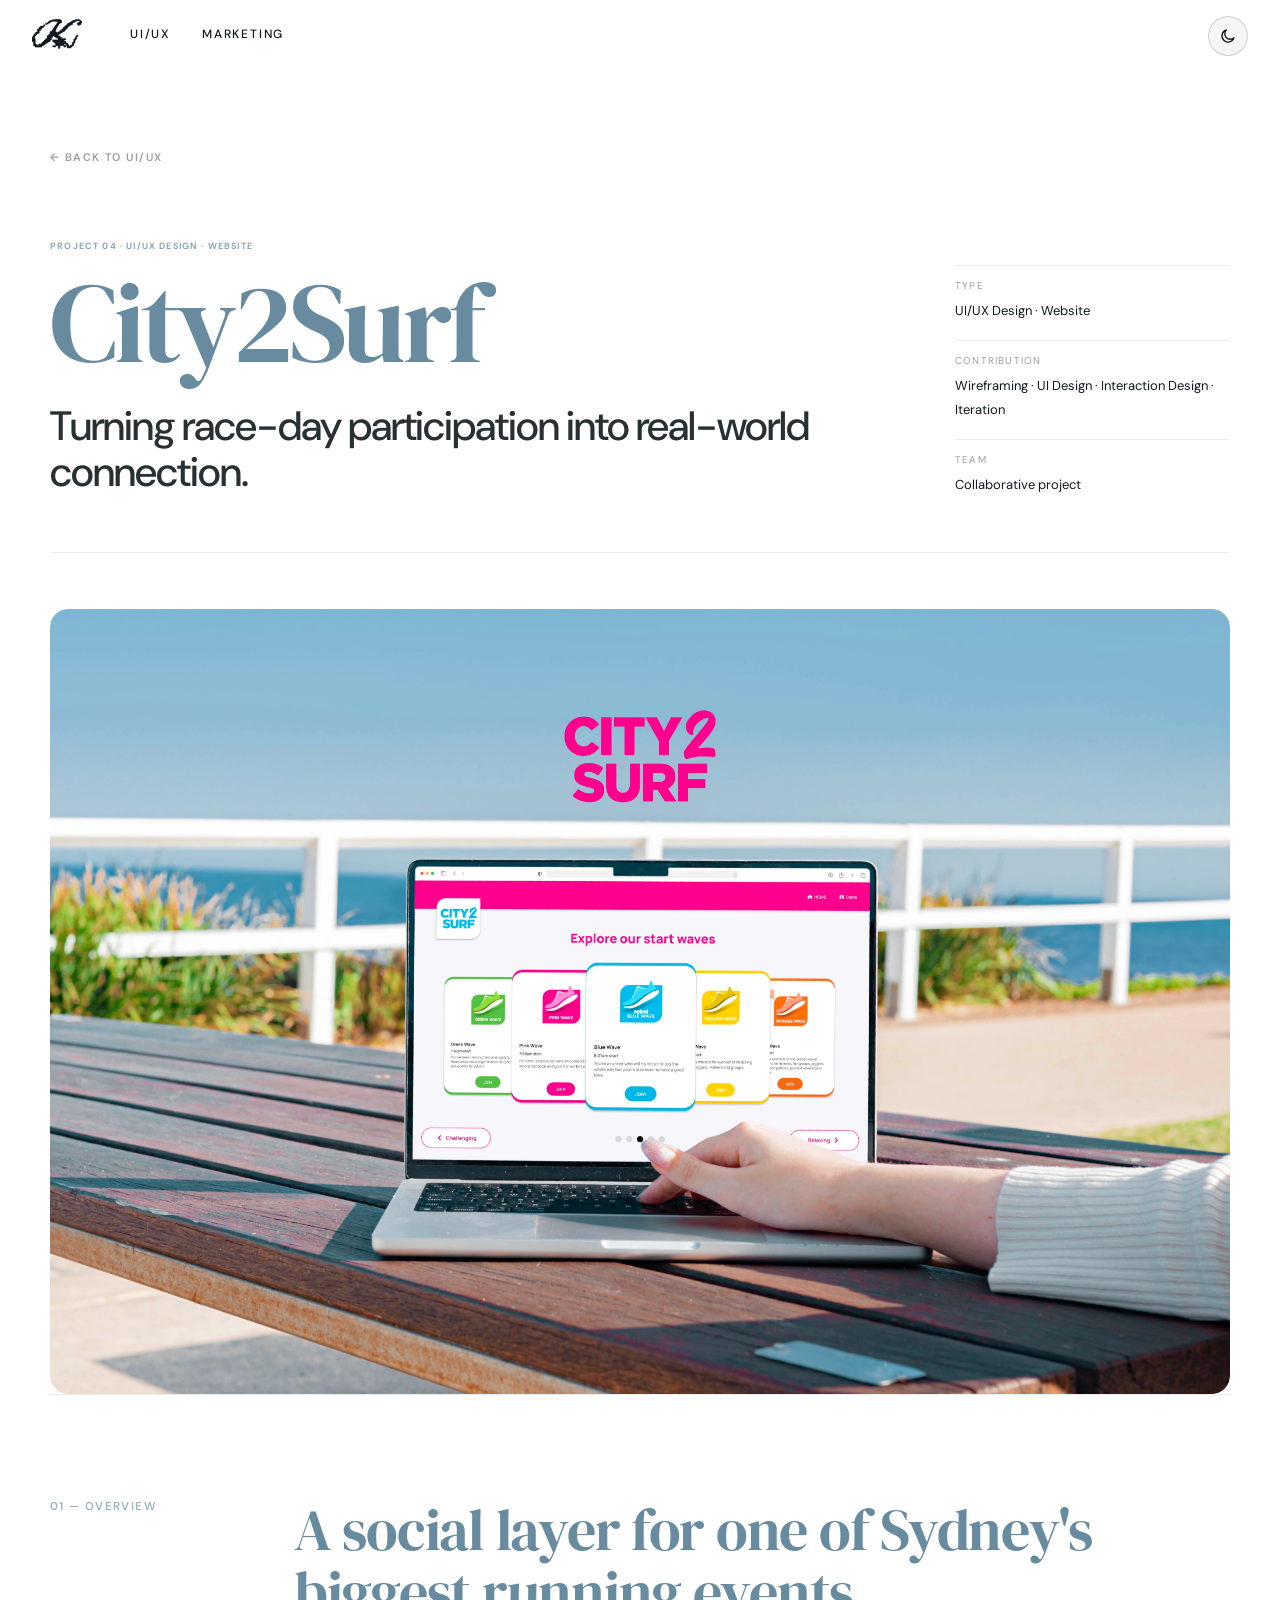
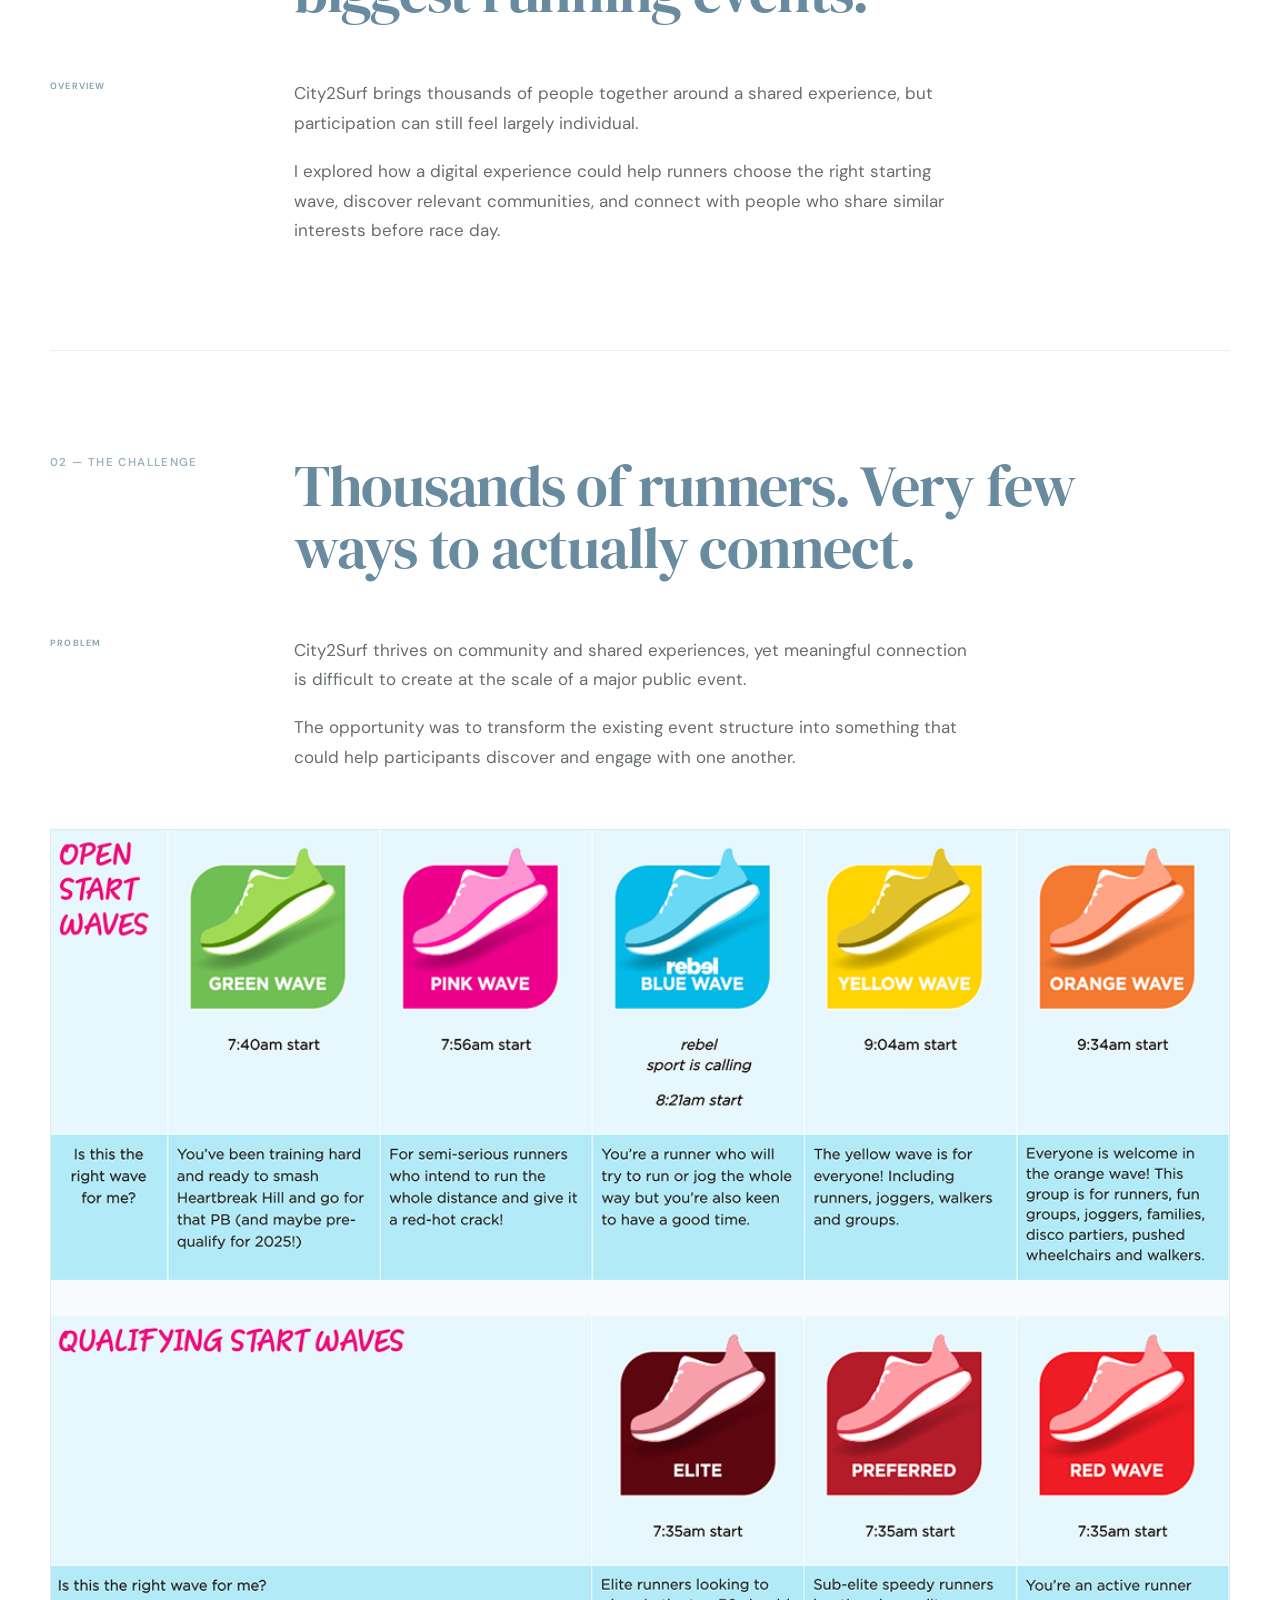
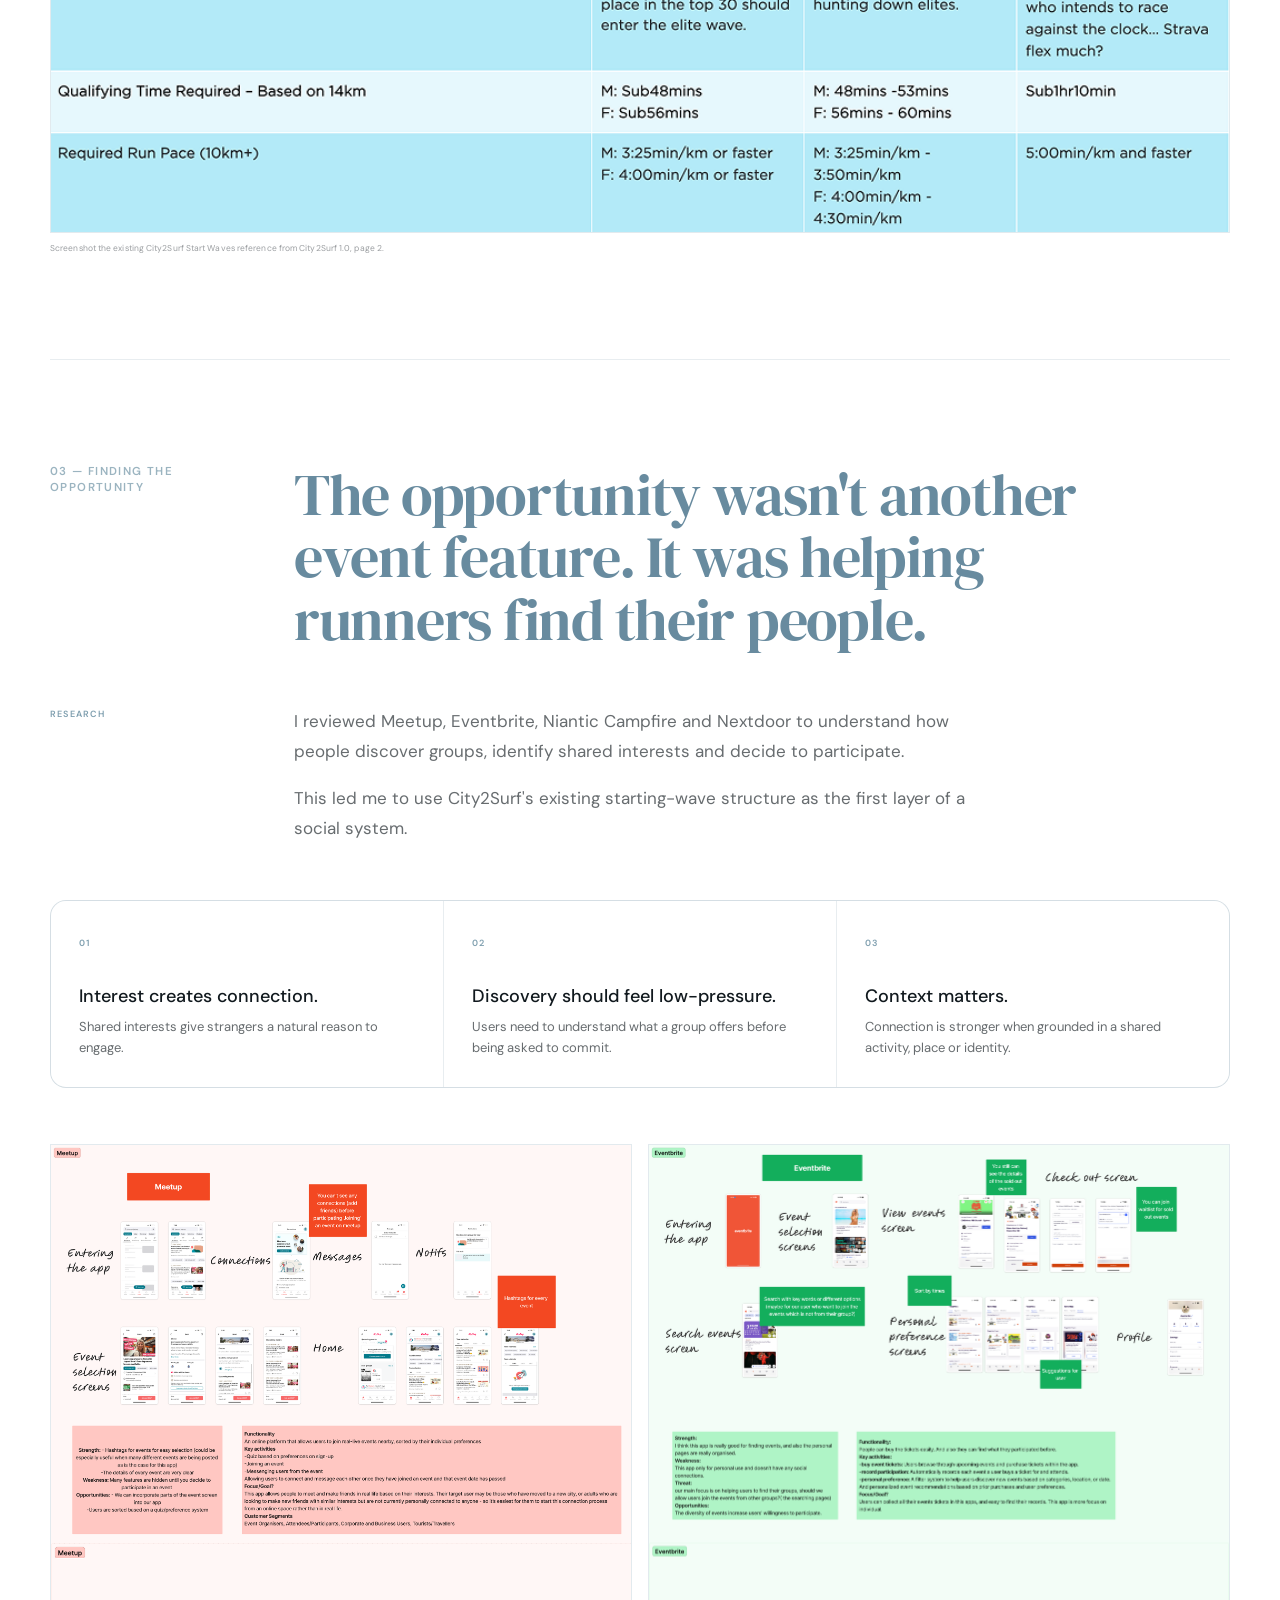
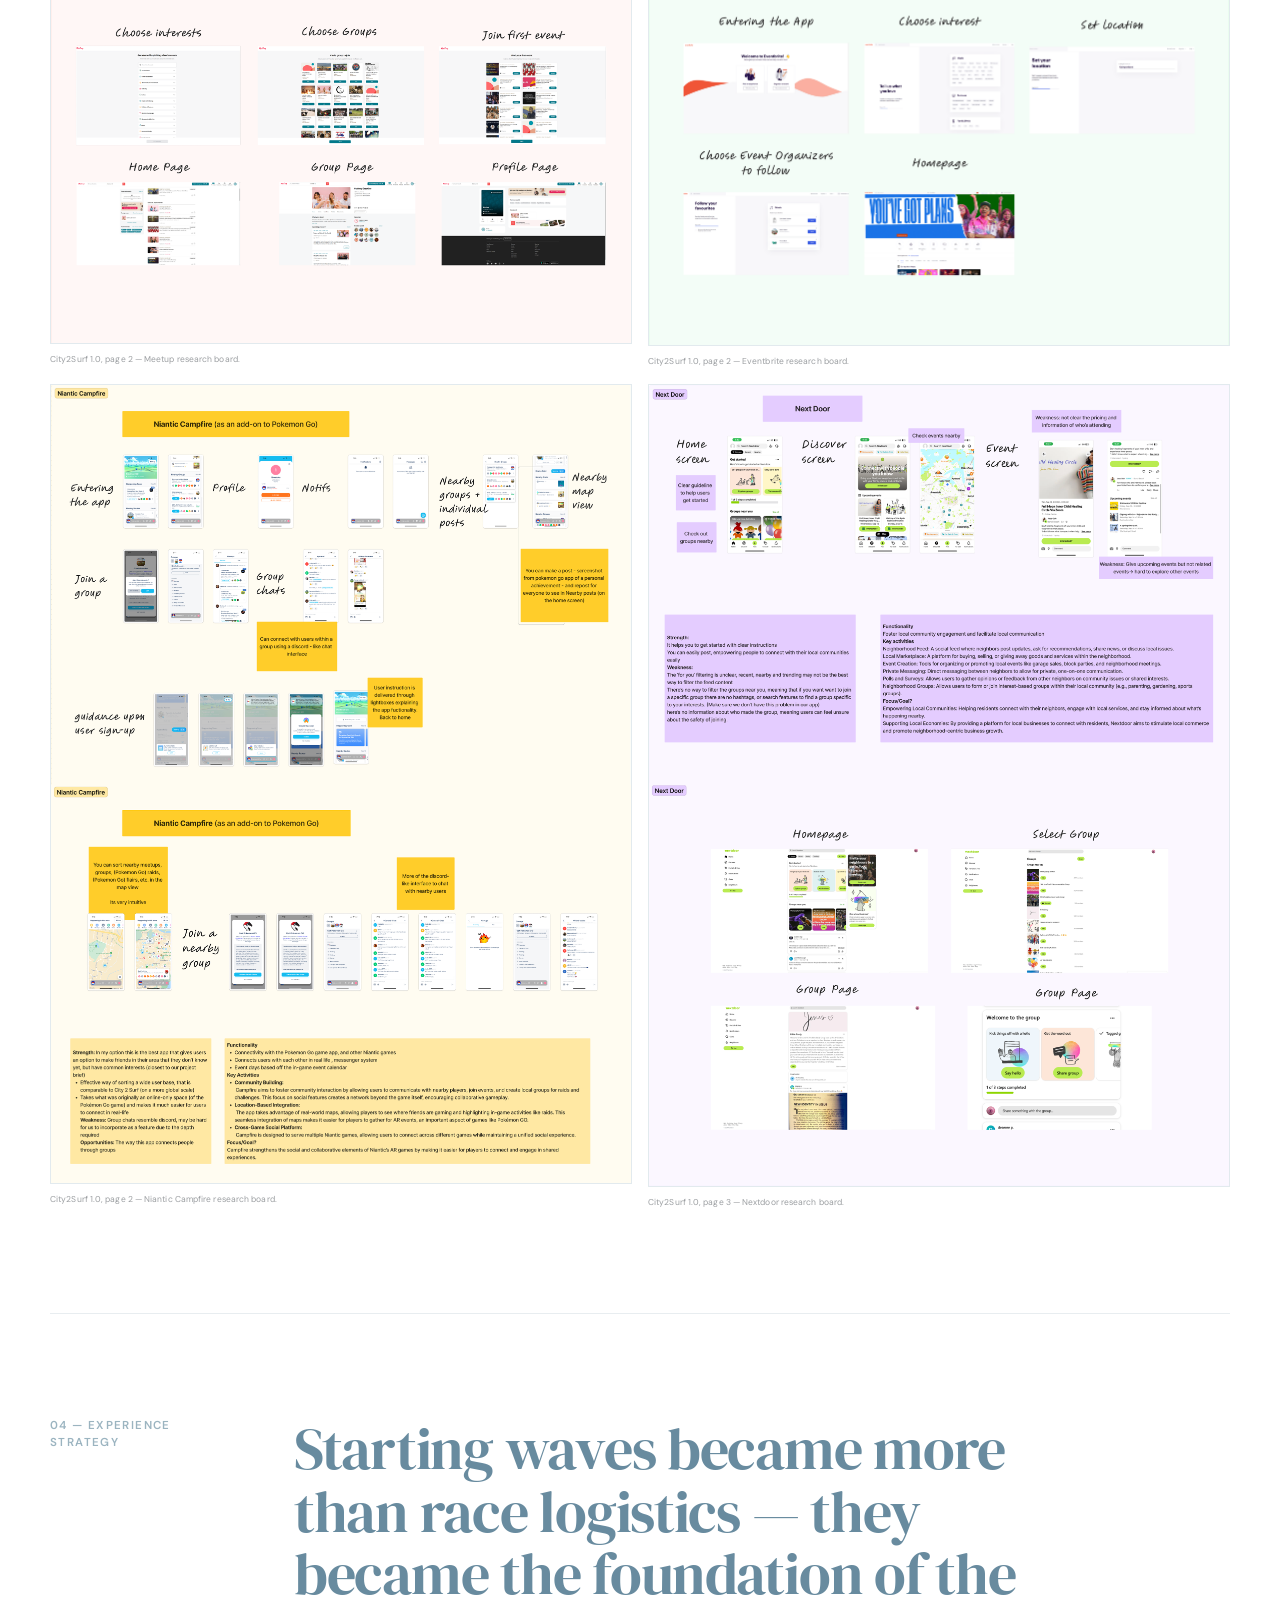
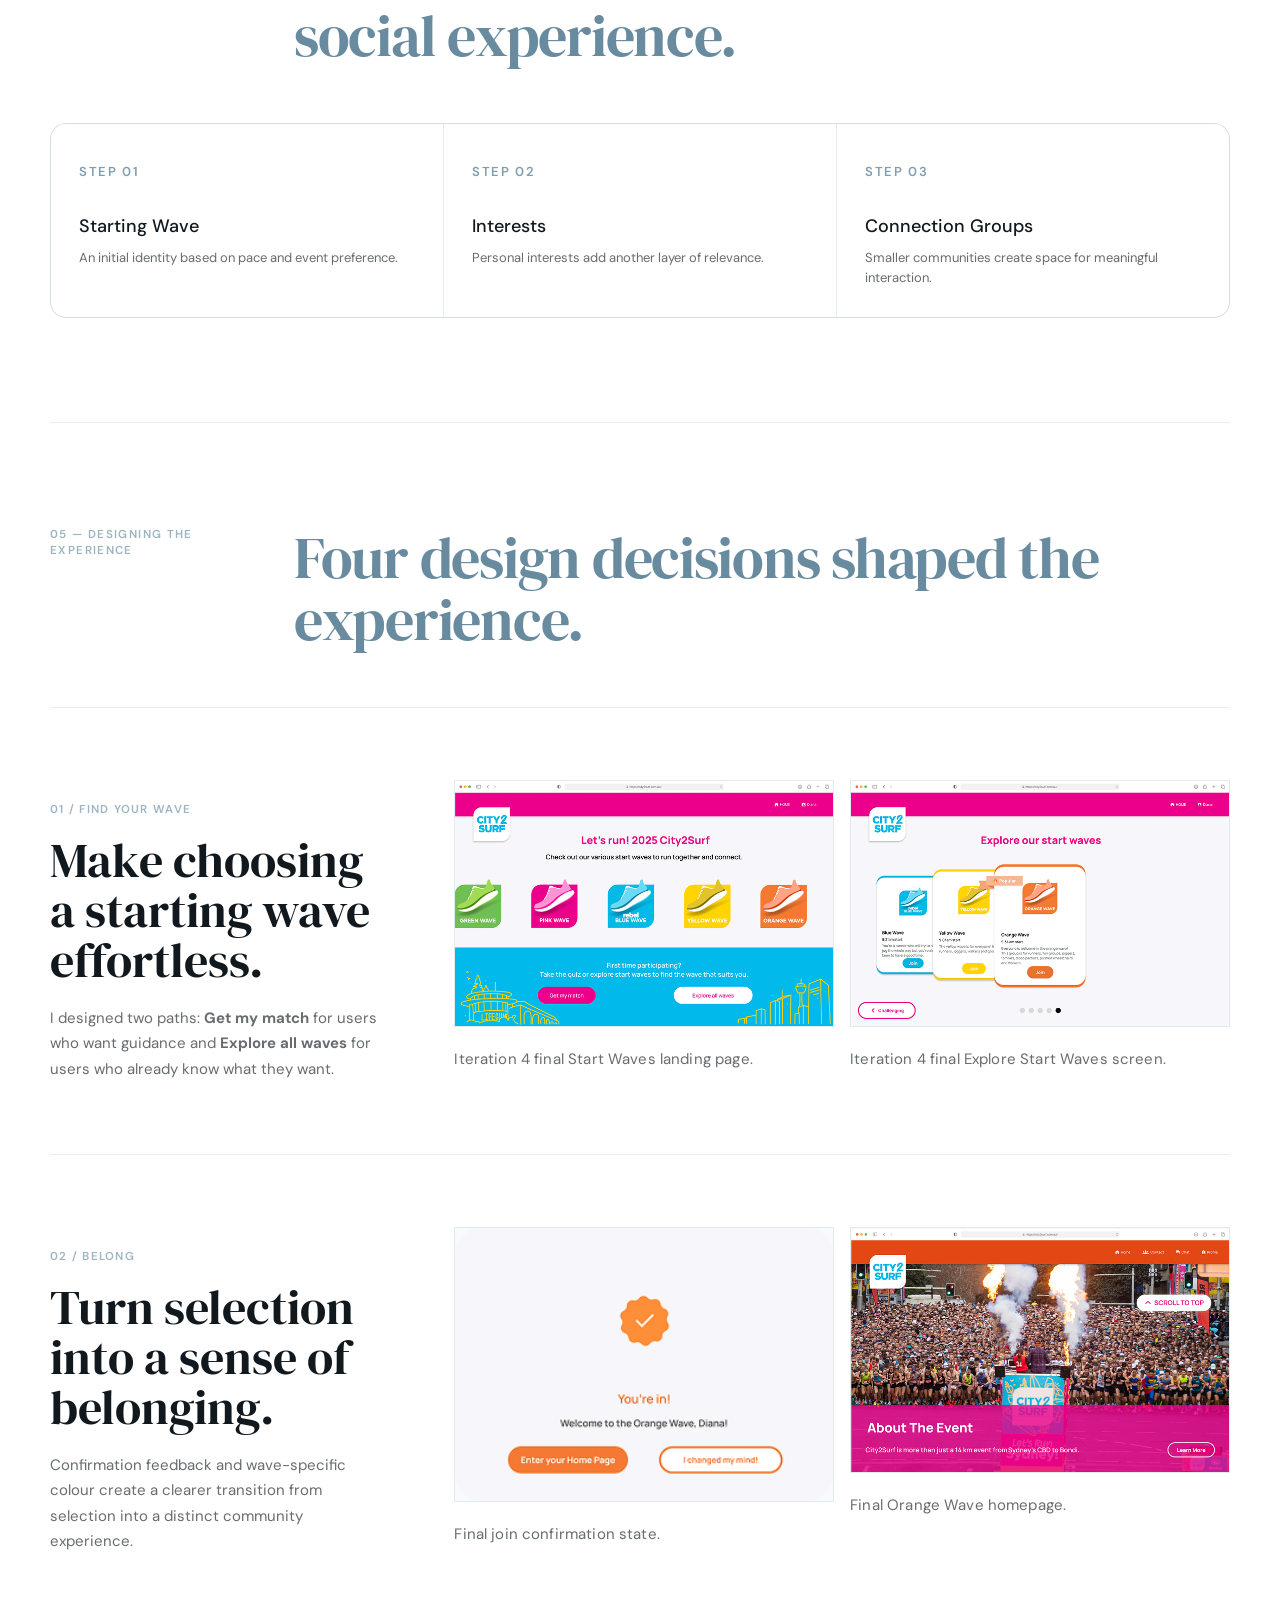
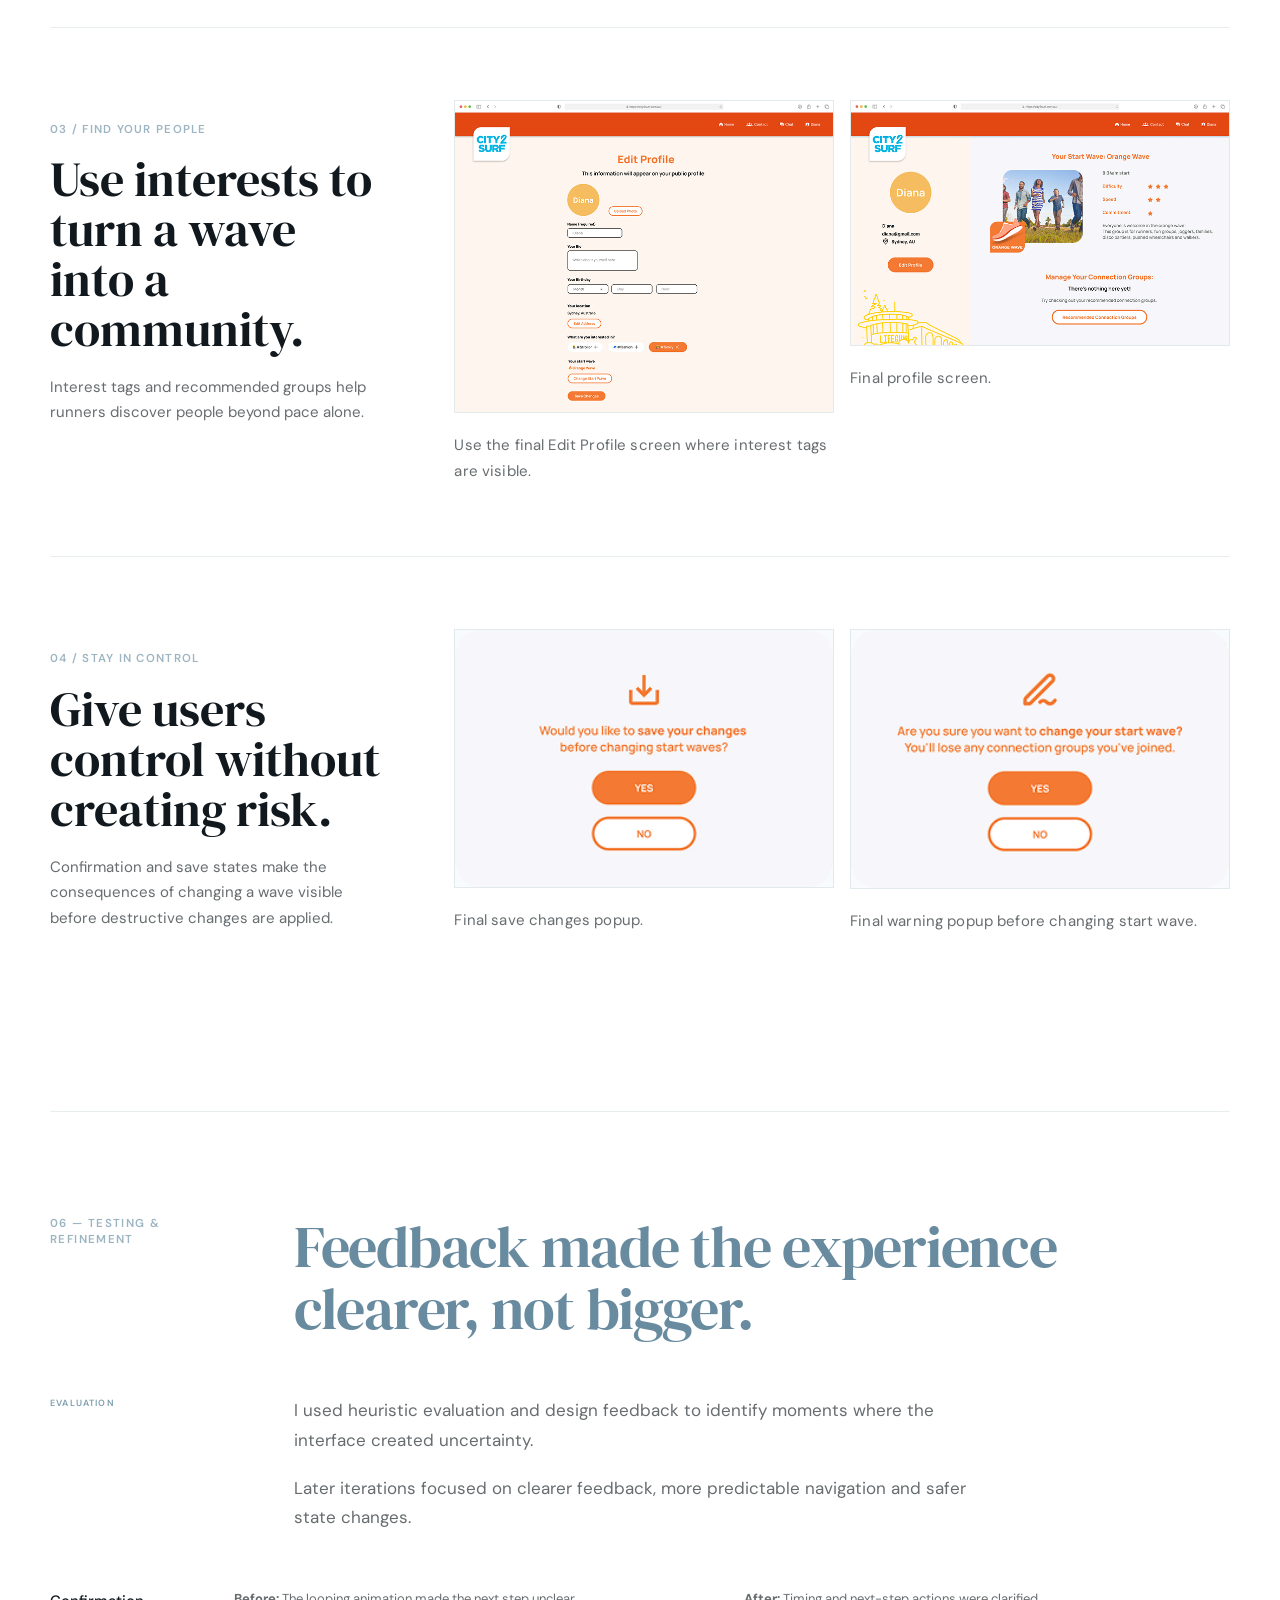
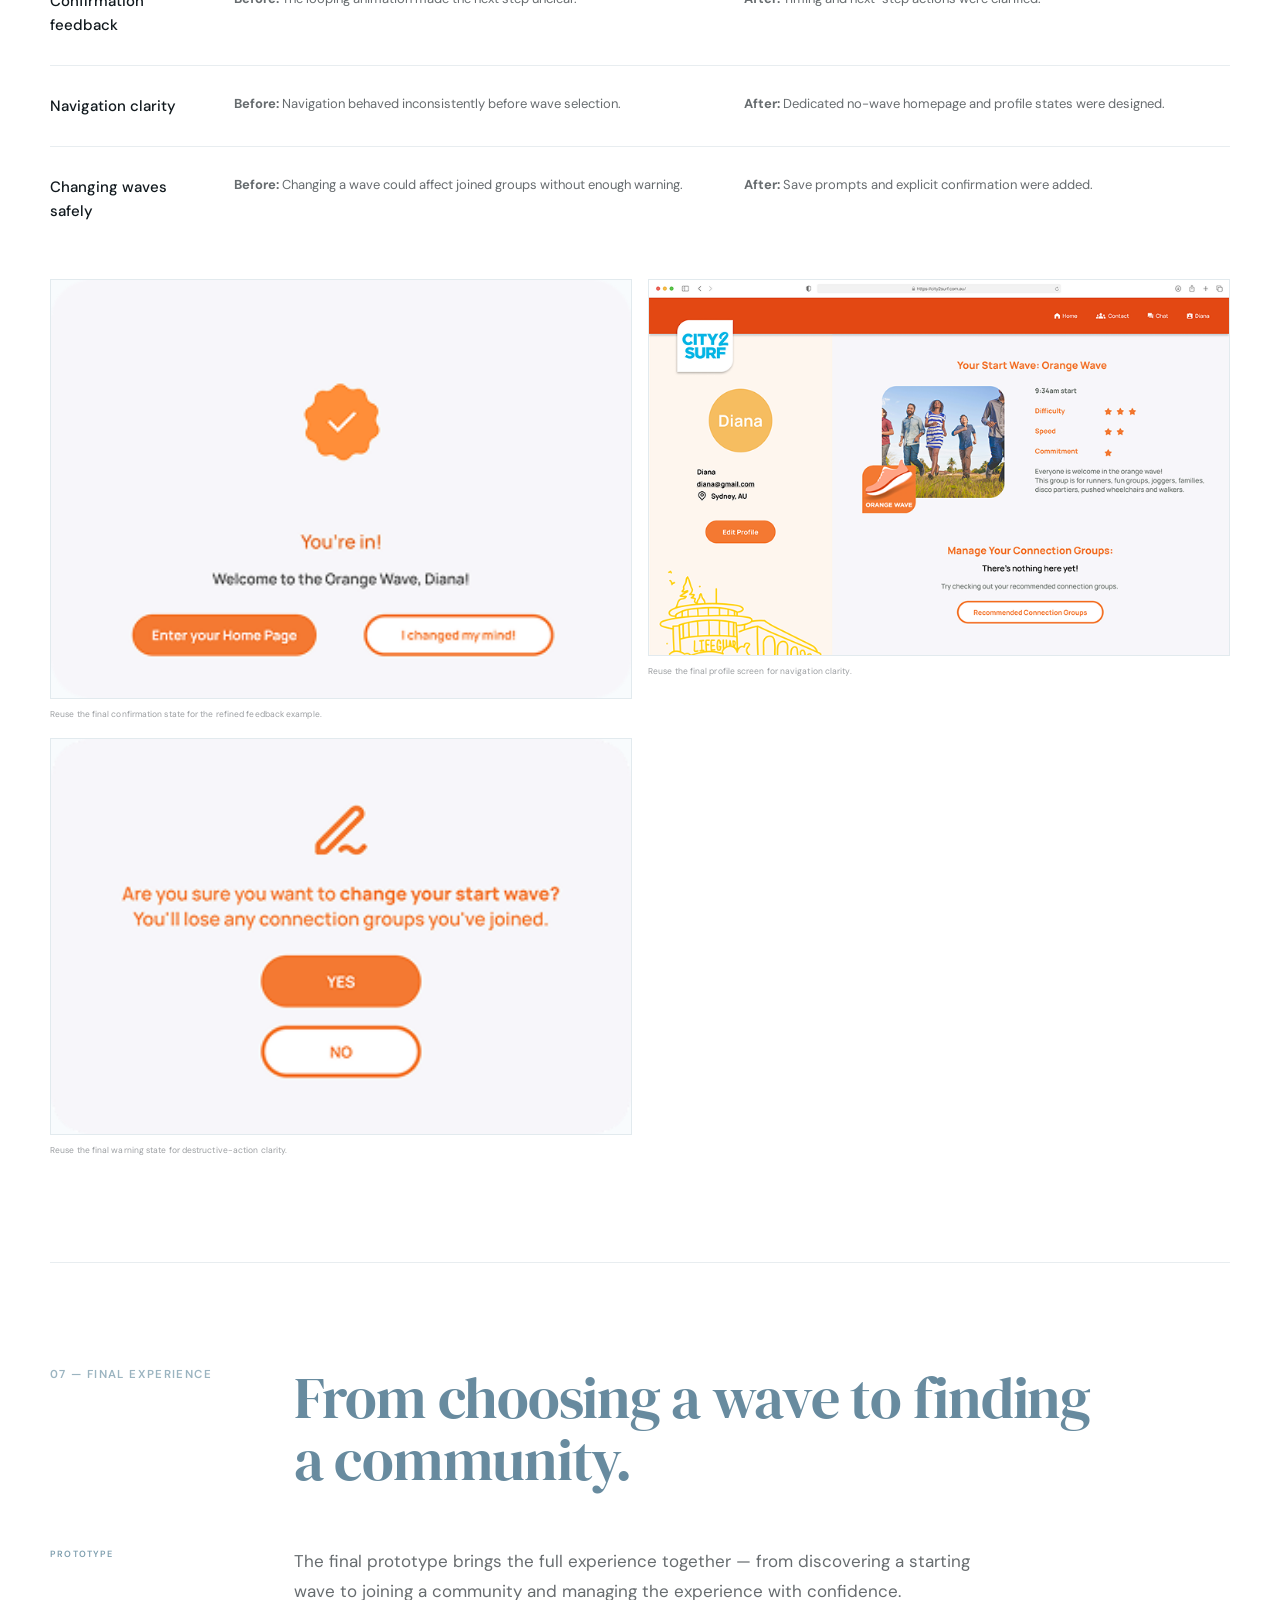
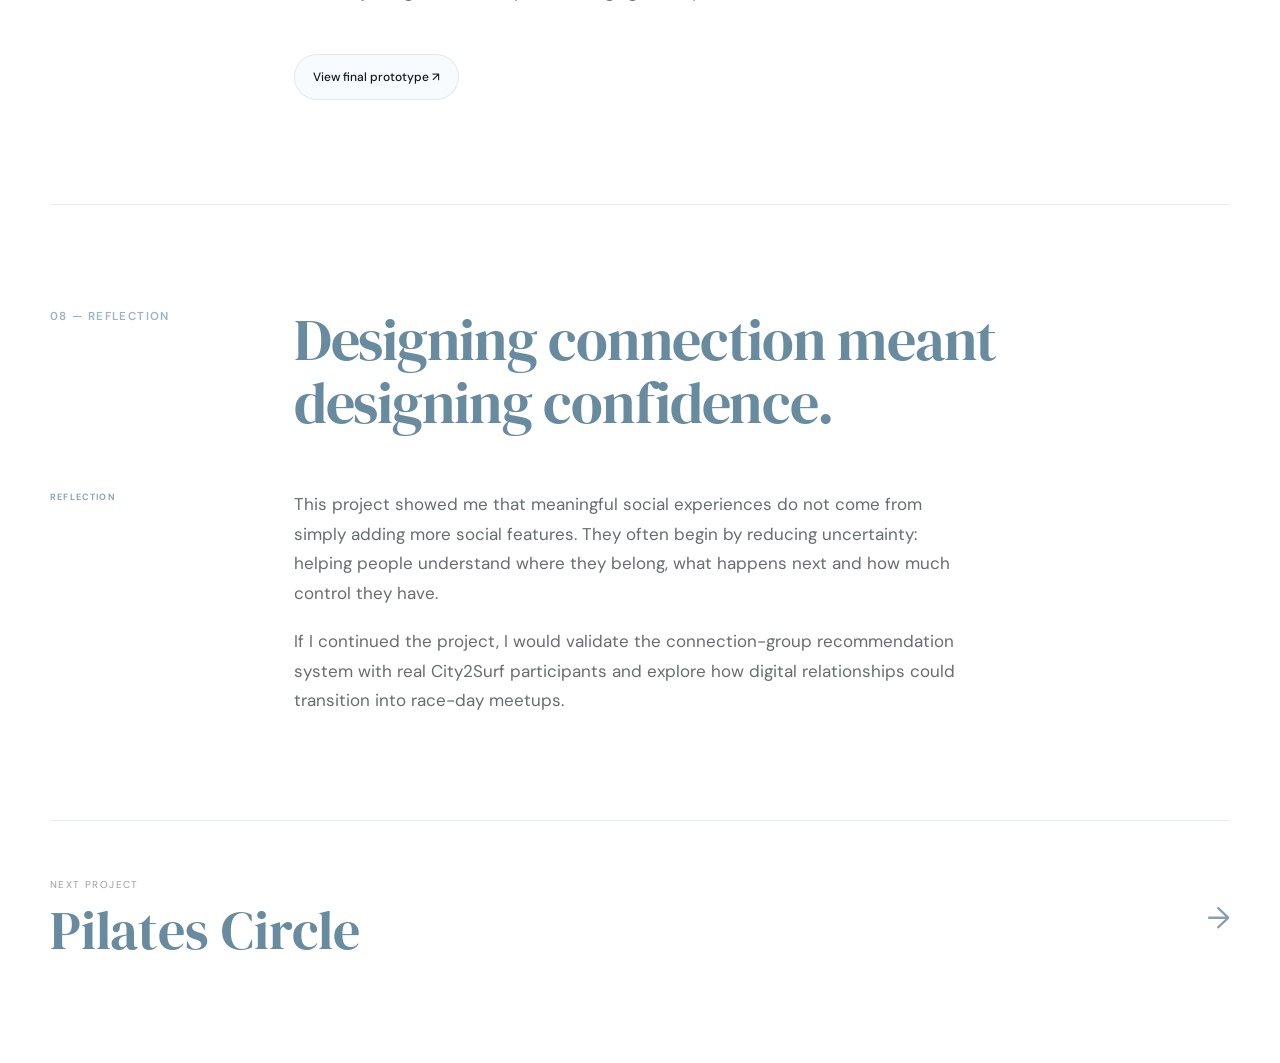
<file: city2surf.html>
<!DOCTYPE html>
<html lang="en">
<head>
  <meta charset="utf-8">
  <meta name="viewport" content="width=device-width, initial-scale=1">
  <meta name="description" content="City2Surf — UI/UX case study by Karina Zhu.">
  <title>City2Surf — Karina Zhu</title>
  <link rel="icon" type="image/svg+xml" href="logo.svg">
  <link rel="preconnect" href="https://fonts.googleapis.com">
  <link rel="preconnect" href="https://fonts.gstatic.com" crossorigin>
  <link href="https://fonts.googleapis.com/css2?family=DM+Sans:wght@300;400;500;600&family=DM+Serif+Display:ital@0;1&family=Press+Start+2P&display=swap" rel="stylesheet">
  <link rel="stylesheet" href="style.css">
  <script defer src="KarinaZhu.js"></script>
  <style>

    :root{
      --c2s-blue:#7898aa;
      --c2s-blue-soft:#8ea9b8;
      --c2s-image-bg:transparent;
    }
    [data-theme="light"]{
      --c2s-blue:#688b9f;
      --c2s-blue-soft:#7f9faf;
      --c2s-image-bg:#ffffff;
    }


    .c2s-section__index{
      font-size:11.5px !important;
      letter-spacing:.12em !important;
      font-weight:600 !important;
      opacity:.78;
      line-height:1.4;
    }

    .c2s-decision__index{
      font-size:11.5px !important;
      letter-spacing:.11em !important;
      opacity:.76;
    }

    .c2s-title,
    .c2s-section__title,
    .c2s-next__title{
      color:var(--c2s-blue) !important;
    }

    .c2s-kicker,
    .c2s-section__index,
    .c2s-label,
    .c2s-decision__index,
    .c2s-next__arrow{
      color:var(--c2s-blue-soft) !important;
    }

    .c2s-image-frame,
    .c2s-hero-media{
      position:relative;
      background:var(--c2s-image-bg);
    }
    [data-theme="light"] .c2s-image-frame,
    [data-theme="light"] .c2s-hero-media{
      background:#ffffff;
    }

    .c2s-image-frame img,
    .c2s-hero-media img{
      opacity:0;
      filter:blur(6px);
      transform:scale(1.006);
      transition:
        opacity .55s ease,
        filter .7s ease,
        transform .7s ease;
    }

    .c2s-image-frame img.is-loaded,
    .c2s-hero-media img.is-loaded{
      opacity:1;
      filter:blur(0);
      transform:scale(1);
    }

    .c2s-image-frame::before,
    .c2s-hero-media::before{
      content:"";
      position:absolute;
      inset:0;
      z-index:0;
      pointer-events:none;
      background:
        linear-gradient(
          100deg,
          transparent 20%,
          rgba(255,255,255,.12) 40%,
          transparent 60%
        );
      background-size:200% 100%;
      animation:c2s-image-shimmer 1.5s ease-in-out infinite;
      opacity:.55;
    }

    .c2s-image-frame.is-loaded::before,
    .c2s-hero-media.is-loaded::before{
      opacity:0;
      animation:none;
      transition:opacity .35s ease;
    }

    .c2s-image-frame img,
    .c2s-hero-media img,
    .c2s-image-fallback{
      position:relative;
      z-index:1;
    }

    @keyframes c2s-image-shimmer{
      0%{background-position:180% 0}
      100%{background-position:-80% 0}
    }

    @media (prefers-reduced-motion: reduce){
      .c2s-image-frame img,
      .c2s-hero-media img{
        transition:none;
        filter:none;
        transform:none;
      }
      .c2s-image-frame::before,
      .c2s-hero-media::before{
        animation:none;
      }
    }

    .c2s-page{padding:144px 0 96px}
    .c2s-shell{width:min(1180px,calc(100% - 64px));margin:0 auto}
    .c2s-back{display:inline-flex;gap:8px;margin-bottom:72px;color:var(--color-text-muted);font-size:11px;font-weight:600;letter-spacing:.13em;text-transform:uppercase}
    .c2s-hero{display:grid;grid-template-columns:minmax(0,1.5fr) minmax(250px,.5fr);gap:80px;align-items:end;padding-bottom:56px;border-bottom:1px solid var(--color-border)}
    .c2s-kicker,.c2s-section__index,.c2s-label,.c2s-decision__index{color:var(--color-brand);font-size:9px;font-weight:600;letter-spacing:.13em;text-transform:uppercase}
    .c2s-title{margin-top:18px;color:var(--color-brand);font-family:var(--font-serif);font-size:clamp(58px,8.8vw,112px);font-weight:400;line-height:.94;letter-spacing:-.035em}
    .c2s-thesis{margin-top:28px;max-width:760px;color:var(--color-text-primary);font-size:clamp(24px,3.2vw,44px);font-weight:500;line-height:1.12;letter-spacing:-.025em}
    .c2s-meta{display:grid;gap:18px}
    .c2s-meta__row{padding-top:12px;border-top:1px solid var(--color-border)}
    .c2s-meta__label{display:block;margin-bottom:4px;color:var(--color-text-muted);font-size:10px;letter-spacing:.12em;text-transform:uppercase}
    .c2s-meta__value{color:var(--color-accent);font-size:13px;line-height:1.5}
    .c2s-hero-media{margin-top:56px;overflow:hidden;border-radius:18px;background:var(--color-surface)}
    .c2s-hero-media img{display:block;width:100%;height:auto;border-radius:18px}.c2s-visual img{display:block;width:100%;height:auto;border-radius:0}
    .c2s-section{padding:104px 0;border-top:1px solid var(--color-border)}
    .c2s-section__head{display:grid;grid-template-columns:180px minmax(0,1fr);gap:64px;margin-bottom:56px}
    .c2s-section__title{max-width:820px;color:var(--color-brand);font-family:var(--font-serif);font-size:clamp(32px,4.5vw,58px);font-weight:400;line-height:1.08;letter-spacing:-.022em}
    .c2s-copy-grid{display:grid;grid-template-columns:180px minmax(0,680px);gap:64px}
    .c2s-copy{color:var(--color-text-secondary);font-size:17px;line-height:1.75}
    .c2s-copy p+p{margin-top:18px}
    .c2s-visual{margin-top:56px}
    .c2s-caption{margin-top:10px;color:var(--color-text-muted);font-size:8.5px;line-height:1.45;letter-spacing:.01em}
    .c2s-placeholder{display:grid;place-items:center;min-height:380px;padding:36px;border:1px dashed rgba(111,143,162,.36);border-radius:16px;background:var(--color-surface);color:var(--color-text-muted);text-align:center}
    .c2s-placeholder strong{display:block;margin-bottom:8px;color:var(--color-accent);font-size:14px;font-weight:500}
    .c2s-insights,.c2s-strategy{display:grid;grid-template-columns:repeat(3,1fr);gap:1px;margin-top:56px;background:var(--color-border);border:1px solid var(--color-border);border-radius:16px;overflow:hidden}
    .c2s-insight,.c2s-strategy__item{padding:28px;background:var(--color-bg)}
    .c2s-insight h3,.c2s-strategy__item h3{margin-top:32px;color:var(--color-accent);font-size:18px;font-weight:500;line-height:1.25}
    .c2s-insight p,.c2s-strategy__item p{margin-top:10px;color:var(--color-text-secondary);font-size:13px;line-height:1.6}
    .c2s-decision{padding:72px 0;border-top:1px solid var(--color-border)}
    .c2s-decision:first-child{padding-top:0;border-top:0}
    .c2s-decision__grid{display:grid;grid-template-columns:minmax(220px,.6fr) minmax(0,1.4fr);gap:72px}
    .c2s-decision h3{margin-top:16px;color:var(--color-accent);font-family:var(--font-serif);font-size:clamp(28px,4vw,48px);font-weight:400;line-height:1.04}
    .c2s-decision p{margin-top:20px;color:var(--color-text-secondary);font-size:15px;line-height:1.7}
    .c2s-shot-grid{display:grid;grid-template-columns:repeat(2,1fr);gap:16px}
    .c2s-shot-grid .c2s-placeholder{min-height:300px}
    .c2s-testing{display:grid;gap:28px;margin-top:56px}
    .c2s-test-row{display:grid;grid-template-columns:160px 1fr 1fr;gap:24px;padding-top:28px;border-top:1px solid var(--color-border)}
    .c2s-test-row:first-child{padding-top:0;border-top:0}
    .c2s-test-row h3{color:var(--color-accent);font-size:15px;font-weight:500}
    .c2s-test-row p{color:var(--color-text-secondary);font-size:13px;line-height:1.6}
    .c2s-final{display:grid;gap:24px;margin-top:56px}
    .c2s-final .c2s-placeholder{min-height:500px}
    .c2s-actions{margin-top:48px}
    .c2s-button{display:inline-flex;min-height:46px;padding:0 18px;align-items:center;border:1px solid var(--color-border);border-radius:999px;background:var(--color-surface);color:var(--color-accent);font-size:12px;font-weight:500}
    .c2s-next{display:grid;grid-template-columns:1fr auto;gap:24px;align-items:center;padding:56px 0 8px;border-top:1px solid var(--color-border)}
    .c2s-next__eyebrow{margin-bottom:8px;color:var(--color-text-muted);font-size:10px;letter-spacing:.14em;text-transform:uppercase}
    .c2s-next__title{color:var(--color-brand);font-family:var(--font-serif);font-size:clamp(32px,4.5vw,54px);font-weight:400;line-height:1.08}
    .c2s-next__arrow{color:var(--color-brand);font-size:30px}

    .c2s-image-frame{
      margin-top:56px;
    }
    .c2s-image-frame img{
      display:block;
      width:100%;
      height:auto;
      border-radius:0;
      border:1px solid var(--color-border);
      background:var(--color-surface);
    }
    .c2s-image-frame--half{
      margin-top:0;
    }
    .c2s-image-fallback{
      display:none;
      place-items:center;
      min-height:300px;
      padding:30px;
      border:1px dashed rgba(111,143,162,.38);
      border-radius:16px;
      background:var(--color-surface);
      color:var(--color-text-muted);
      text-align:center;
      font-size:12px;
      line-height:1.7;
    }
    .c2s-image-fallback strong{
      display:block;
      margin-bottom:8px;
      color:var(--color-brand);
      font-size:14px;
      font-weight:600;
    }

    .c2s-image-frame img,
    .c2s-visual img,
    .c2s-shot-grid img,
    .c2s-final img{
      border-radius:0 !important;
    }
    .c2s-hero-media,
    .c2s-hero-media img{
      border-radius:18px !important;
    }

    @media(max-width:800px){
      .c2s-page{padding-top:116px}
      .c2s-shell{width:min(100% - 36px,1180px)}
      .c2s-hero,.c2s-section__head,.c2s-copy-grid,.c2s-decision__grid{grid-template-columns:1fr;gap:28px}
      .c2s-insights,.c2s-strategy,.c2s-shot-grid,.c2s-test-row{grid-template-columns:1fr}
      .c2s-section{padding:72px 0}
    }
  </style>
</head>
<body>
<a href="index.html" class="site-logo" aria-label="Karina Zhu home">    <svg width="137" height="81" viewBox="0 0 137 81" fill="none" xmlns="http://www.w3.org/2000/svg" aria-hidden="true">      <path d="M63.5 35.8931H68V39.3931H71V35.3931H76.5V31.8931H81V28.8931H83.5V27.3931H85.5V23.3931H89.5V20.8931H92V18.3931H94V16.8931H96V14.8931H98V12.3931H102.5V10.3931H104.5V8.8931H108.5V6.3931H112V4.3931H119V2.3931H131.5V4.3931H121.5V6.3931H116.5V8.8931H113V10.8931H110.5V13.3931V14.8931H106.5V16.8931H102.5V19.3931H100.5V20.8931H98V23.8931H96V25.8931H94V27.8931H92V29.8931H90V32.3931H88V34.3931H83.5V36.3931H82V37.8931H77.5V40.3931H73.5V42.3931H71V45.3931H60V35.8931H63.5Z" fill="black"/>      <path d="M131.5 4.3931V8.8931H127.5V10.8931H125V14.8931H127V17.3931H129.5V14.8931H134V10.8931H136V6.3931H133.5V4.3931H131.5Z" fill="black"/>      <path d="M131.5 4.3931V2.3931H119V4.3931H112V6.3931H108.5V8.8931H104.5V10.3931H102.5V12.3931H98V14.8931H96V16.8931H94V18.3931H92V20.8931H89.5V23.3931H85.5V27.3931H83.5V28.8931H81V31.8931H76.5V35.3931H71V39.3931H68V35.8931H63.5H60V45.3931H71V42.3931H73.5V40.3931H77.5V37.8931H82V36.3931H83.5V34.3931H88V32.3931H90V29.8931H92V27.8931H94V25.8931H96V23.8931H98V20.8931H100.5V19.3931H102.5V16.8931H106.5V14.8931H110.5V13.3931V10.8931H113V8.8931H116.5V6.3931H121.5V4.3931H131.5ZM131.5 4.3931V8.8931H127.5V10.8931H125V14.8931H127V17.3931H129.5V14.8931H134V10.8931H136V6.3931H133.5V4.3931H131.5Z" stroke="black"/>      <path d="M72.5 46.3931H76V49.8931H80V53.8931H91.5V57.3931H87.5V61.3931H84V64.8931H87.5V72.8931H76V65.3931V61.3931H72.5V57.3931V46.3931Z" fill="black"/>      <path d="M87.5 72.8931V76.8931H91.5V72.8931H87.5Z" fill="black"/>      <path d="M72.5 61.3931V57.3931H57V61.3931H61V65.3931H65V72.8931H72.5V65.3931V61.3931Z" fill="black"/>      <path d="M72.5 65.3931V72.8931V80.3931H76V72.8931V65.3931H72.5Z" fill="black"/>      <path d="M87.5 72.8931V64.8931H84V61.3931H87.5V57.3931H91.5V53.8931H80V49.8931H76V46.3931H72.5V57.3931M87.5 72.8931H76M87.5 72.8931V76.8931H91.5V72.8931H87.5ZM76 72.8931V65.3931M76 72.8931V80.3931M72.5 61.3931H76V65.3931M72.5 61.3931V57.3931M72.5 61.3931V65.3931M72.5 57.3931H57V61.3931H61V65.3931H65V72.8931H72.5M72.5 72.8931V65.3931M72.5 72.8931V80.3931M72.5 65.3931H76M72.5 65.3931V80.3931M76 65.3931V80.3931M76 80.3931H72.5" stroke="black"/>      <path d="M65 72.8931V76.8931H57V72.8931H65Z" fill="black" stroke="black"/>      <path d="M61.5 45.3931V48.8931H65.5V50.8931H67.5V52.3931H71.5H73V47.3931L61.5 45.3931Z" fill="black"/>      <path d="M88 61.3931H92V65.8931H97V70.3931H100V73.8931H102.5V77.3931H105V71.8931H111V64.3931H114.5V55.8931H117.5V52.3931H120V47.3931H123V43.8931H125V48.8931H122V54.3931H120V57.8931H117.5V65.8931H114.5V70.3931H113V73.8931H109.5V75.3931H107V77.3931V78.8931H105H96.5V71.8931H93V67.3931H90.5H83.5V63.3931V59.3931L88 61.3931Z" fill="black"/>      <path d="M61.5 45.3931V48.8931H65.5V50.8931H67.5V52.3931H71.5H73V47.3931L61.5 45.3931Z" stroke="black"/>      <path d="M88 61.3931H92V65.8931H97V70.3931H100V73.8931H102.5V77.3931H105V71.8931H111V64.3931H114.5V55.8931H117.5V52.3931H120V47.3931H123V43.8931H125V48.8931H122V54.3931H120V57.8931H117.5V65.8931H114.5V70.3931H113V73.8931H109.5V75.3931H107V77.3931V78.8931H105H96.5V71.8931H93V67.3931H90.5H83.5V63.3931V59.3931L88 61.3931Z" stroke="black"/>      <path d="M68 44.3931V42.8931L59.5 41.8931C61.5 47.0931 69 49.0598 72.5 49.3931V45.8931H71.5V44.3931H68Z" fill="black" stroke="black"/>      <path d="M76.5 10.3931C71.6667 17.0598 62.4 31.4931 64 35.8931C65.6 40.2931 62.6667 42.0598 61 42.3931V45.8931H56.5V49.8931H53V57.3931H49.5V61.3931H46.5C40.3333 65.7264 28 74.2931 28 73.8931V72.8931H26V76.8931H8.5V72.8931H4.5V61.3931H0.5V49.8931H2C3.5 45.5598 10.4 36.9931 12 35.3931H15.5V27.3931H19.5V23.3931H23.5V19.8931H31V23.3931H27V27.3931H23.5V31.3931H19.5V38.8931H17C14.5 41.0598 6 46.5931 6 53.3931H8.5V68.8931H12V72.8931H18.5V68.8931H26.5V66.3931C30.3333 62.8931 38.1 55.5931 38.5 54.3931H42V45.8931H46V42.3931H49.5V34.8931H53C60.3333 24.2264 74.9 2.6931 76.5 1.8931L78 3.3931L80 4.8931V10.3931H78.5H76.5Z" fill="black"/>      <path d="M28 73.8931C28 74.2931 40.3333 65.7264 46.5 61.3931H49.5V57.3931H53V49.8931H56.5V45.8931H61V42.3931C62.6667 42.0598 65.6 40.2931 64 35.8931C62.4 31.4931 71.6667 17.0598 76.5 10.3931H78.5H80V4.8931L78 3.3931L76.5 1.8931C74.9 2.6931 60.3333 24.2264 53 34.8931H49.5V42.3931H46V45.8931H42V54.3931H38.5C38.1 55.5931 30.3333 62.8931 26.5 66.3931V68.8931H18.5V72.8931H12V68.8931H8.5V53.3931H6C6 46.5931 14.5 41.0598 17 38.8931H19.5V31.3931H23.5V27.3931H27V23.3931H31V19.8931H23.5V23.3931H19.5V27.3931H15.5V35.3931H12C10.4 36.9931 3.5 45.5598 2 49.8931H0.5V61.3931H4.5V72.8931H8.5V76.8931H26V72.8931H28M28 73.8931C28 73.4931 28 73.0598 28 72.8931M28 73.8931V72.8931" stroke="black"/>      <path d="M31.5 15.8931V19.8931H35.5V15.8931H31.5Z" fill="black" stroke="black"/>      <path d="M36.5 11.3931V15.3931H40.5C50.8333 10.7264 54.7 2.79311 71.5 8.39311L76.5 10.8931H80.5V3.3931H77.5V0.893097H76C67.5 -0.273567 48.9 0.593115 40.5 11.3931H36.5Z" fill="black" stroke="black"/>    </svg>  </a><nav class="nav" aria-label="Main navigation">
  <a href="uiux.html" class="nav__link">UI/UX</a>
  <a href="marketing.html" class="nav__link">Marketing</a>
</nav>
<button type="button" class="theme-toggle" id="themeToggle" aria-label="Switch to light mode" aria-pressed="false">
  <svg class="theme-toggle__icon theme-toggle__icon--sun" viewBox="0 0 24 24" fill="none" stroke="currentColor" stroke-width="1.8" stroke-linecap="round" aria-hidden="true">
    <circle cx="12" cy="12" r="4.2"></circle>
    <path d="M12 2.5v2.6M12 18.9v2.6M4.6 4.6l1.8 1.8M17.6 17.6l1.8 1.8M2.5 12h2.6M18.9 12h2.6M4.6 19.4l1.8-1.8M17.6 6.4l1.8-1.8"></path>
  </svg>
  <svg class="theme-toggle__icon theme-toggle__icon--moon" viewBox="0 0 24 24" fill="none" stroke="currentColor" stroke-width="1.8" stroke-linecap="round" stroke-linejoin="round" aria-hidden="true">
    <path d="M20 14.2A8.2 8.2 0 1 1 9.8 4a6.6 6.6 0 0 0 10.2 10.2Z"></path>
  </svg>
</button>

<main class="c2s-page">
<div class="c2s-shell">
<a class="c2s-back" href="uiux.html">← Back to UI/UX</a>

<section class="c2s-hero reveal">
  <div>
    <p class="c2s-kicker">Project 04 · UI/UX Design · Website</p>
    <h1 class="c2s-title">City2Surf</h1>
    <p class="c2s-thesis">Turning race-day participation into real-world connection.</p>
  </div>
  <div class="c2s-meta">
    <div class="c2s-meta__row"><span class="c2s-meta__label">Type</span><span class="c2s-meta__value">UI/UX Design · Website</span></div>
    <div class="c2s-meta__row"><span class="c2s-meta__label">Contribution</span><span class="c2s-meta__value">Wireframing · UI Design · Interaction Design · Iteration</span></div>
    <div class="c2s-meta__row"><span class="c2s-meta__label">Team</span><span class="c2s-meta__value">Collaborative project</span></div>
  </div>
</section>

<figure class="c2s-hero-media reveal">
  <img src="city2surf-01-hero-final.jpg" alt="City2Surf final interface mockup">
  <div class="c2s-image-fallback">
    <div><strong>city2surf-01-hero-final.jpg</strong>Screenshot the laptop mockup from City2Surf 2.0, page 1, top-right.</div>
  </div>
</figure>

<section class="c2s-section reveal">
  <div class="c2s-section__head">
    <p class="c2s-section__index">01 — Overview</p>
    <h2 class="c2s-section__title">A social layer for one of Sydney's biggest running events.</h2>
  </div>
  <div class="c2s-copy-grid">
    <p class="c2s-label">Overview</p>
    <div class="c2s-copy">
      <p>City2Surf brings thousands of people together around a shared experience, but participation can still feel largely individual.</p>
      <p>I explored how a digital experience could help runners choose the right starting wave, discover relevant communities, and connect with people who share similar interests before race day.</p>
    </div>
  </div>
</section>

<section class="c2s-section reveal">
  <div class="c2s-section__head">
    <p class="c2s-section__index">02 — The Challenge</p>
    <h2 class="c2s-section__title">Thousands of runners. Very few ways to actually connect.</h2>
  </div>
  <div class="c2s-copy-grid">
    <p class="c2s-label">Problem</p>
    <div class="c2s-copy">
      <p>City2Surf thrives on community and shared experiences, yet meaningful connection is difficult to create at the scale of a major public event.</p>
      <p>The opportunity was to transform the existing event structure into something that could help participants discover and engage with one another.</p>
    </div>
  </div>
<figure class="c2s-image-frame">
  <img src="city2surf-02-existing-start-waves.jpg" alt="Original City2Surf starting wave system">
  <div class="c2s-image-fallback">
    <div><strong>city2surf-02-existing-start-waves.jpg</strong>Save your screenshot with this exact filename and place it beside this HTML file.</div>
  </div>
  <p class="c2s-caption">Screenshot the existing City2Surf Start Waves reference from City2Surf 1.0, page 2.</p>
</figure>
</section>

<section class="c2s-section reveal">
  <div class="c2s-section__head">
    <p class="c2s-section__index">03 — Finding the Opportunity</p>
    <h2 class="c2s-section__title">The opportunity wasn't another event feature. It was helping runners find their people.</h2>
  </div>
  <div class="c2s-copy-grid">
    <p class="c2s-label">Research</p>
    <div class="c2s-copy">
      <p>I reviewed Meetup, Eventbrite, Niantic Campfire and Nextdoor to understand how people discover groups, identify shared interests and decide to participate.</p>
      <p>This led me to use City2Surf's existing starting-wave structure as the first layer of a social system.</p>
    </div>
  </div>
  <div class="c2s-insights">
    <article class="c2s-insight"><span class="c2s-label">01</span><h3>Interest creates connection.</h3><p>Shared interests give strangers a natural reason to engage.</p></article>
    <article class="c2s-insight"><span class="c2s-label">02</span><h3>Discovery should feel low-pressure.</h3><p>Users need to understand what a group offers before being asked to commit.</p></article>
    <article class="c2s-insight"><span class="c2s-label">03</span><h3>Context matters.</h3><p>Connection is stronger when grounded in a shared activity, place or identity.</p></article>
  </div>
  <div class="c2s-shot-grid c2s-visual">
<figure class="c2s-image-frame c2s-image-frame--half">
  <img src="city2surf-03-research-meetup.jpg" alt="Meetup competitor research">
  <div class="c2s-image-fallback">
    <div><strong>city2surf-03-research-meetup.jpg</strong>Save your screenshot with this exact filename and place it beside this HTML file.</div>
  </div>
  <p class="c2s-caption">City2Surf 1.0, page 2 — Meetup research board.</p>
</figure>
<figure class="c2s-image-frame c2s-image-frame--half">
  <img src="city2surf-04-research-eventbrite.jpg" alt="Eventbrite competitor research">
  <div class="c2s-image-fallback">
    <div><strong>city2surf-04-research-eventbrite.jpg</strong>Save your screenshot with this exact filename and place it beside this HTML file.</div>
  </div>
  <p class="c2s-caption">City2Surf 1.0, page 2 — Eventbrite research board.</p>
</figure>
<figure class="c2s-image-frame c2s-image-frame--half">
  <img src="city2surf-05-research-campfire.jpg" alt="Niantic Campfire competitor research">
  <div class="c2s-image-fallback">
    <div><strong>city2surf-05-research-campfire.jpg</strong>Save your screenshot with this exact filename and place it beside this HTML file.</div>
  </div>
  <p class="c2s-caption">City2Surf 1.0, page 2 — Niantic Campfire research board.</p>
</figure>
<figure class="c2s-image-frame c2s-image-frame--half">
  <img src="city2surf-06-research-nextdoor.jpg" alt="Nextdoor competitor research">
  <div class="c2s-image-fallback">
    <div><strong>city2surf-06-research-nextdoor.jpg</strong>Save your screenshot with this exact filename and place it beside this HTML file.</div>
  </div>
  <p class="c2s-caption">City2Surf 1.0, page 3 — Nextdoor research board.</p>
</figure>
  </div>
</section>

<section class="c2s-section reveal">
  <div class="c2s-section__head">
    <p class="c2s-section__index">04 — Experience Strategy</p>
    <h2 class="c2s-section__title">Starting waves became more than race logistics — they became the foundation of the social experience.</h2>
  </div>
  <div class="c2s-strategy">
    <div class="c2s-strategy__item"><p class="c2s-label">Step 01</p><h3>Starting Wave</h3><p>An initial identity based on pace and event preference.</p></div>
    <div class="c2s-strategy__item"><p class="c2s-label">Step 02</p><h3>Interests</h3><p>Personal interests add another layer of relevance.</p></div>
    <div class="c2s-strategy__item"><p class="c2s-label">Step 03</p><h3>Connection Groups</h3><p>Smaller communities create space for meaningful interaction.</p></div>
  </div>
</section>

<section class="c2s-section reveal">
  <div class="c2s-section__head">
    <p class="c2s-section__index">05 — Designing the Experience</p>
    <h2 class="c2s-section__title">Four design decisions shaped the experience.</h2>
  </div>

  <div class="c2s-decision">
    <div class="c2s-decision__grid">
      <div><p class="c2s-decision__index">01 / Find your wave</p><h3>Make choosing a starting wave effortless.</h3><p>I designed two paths: <strong>Get my match</strong> for users who want guidance and <strong>Explore all waves</strong> for users who already know what they want.</p></div>
      <div class="c2s-shot-grid">
        <figure class="c2s-image-frame c2s-image-frame--half">
  <img src="city2surf-07-start-wave-landing.jpg" alt="Final Start Waves landing page">
  <div class="c2s-image-fallback">
    <div><strong>city2surf-07-start-wave-landing.jpg</strong>Save your screenshot with this exact filename and place it beside this HTML file.</div>
  </div>
  <p class="c2s-caption">Iteration 4 final Start Waves landing page.</p>
</figure>
        <figure class="c2s-image-frame c2s-image-frame--half">
  <img src="city2surf-08-explore-start-waves.jpg" alt="Final Explore Start Waves page">
  <div class="c2s-image-fallback">
    <div><strong>city2surf-08-explore-start-waves.jpg</strong>Save your screenshot with this exact filename and place it beside this HTML file.</div>
  </div>
  <p class="c2s-caption">Iteration 4 final Explore Start Waves screen.</p>
</figure>
      </div>
    </div>
  </div>

  <div class="c2s-decision">
    <div class="c2s-decision__grid">
      <div><p class="c2s-decision__index">02 / Belong</p><h3>Turn selection into a sense of belonging.</h3><p>Confirmation feedback and wave-specific colour create a clearer transition from selection into a distinct community experience.</p></div>
      <div class="c2s-shot-grid">
        <figure class="c2s-image-frame c2s-image-frame--half">
  <img src="city2surf-09-youre-in.jpg" alt="You're in confirmation state">
  <div class="c2s-image-fallback">
    <div><strong>city2surf-09-youre-in.jpg</strong>Save your screenshot with this exact filename and place it beside this HTML file.</div>
  </div>
  <p class="c2s-caption">Final join confirmation state.</p>
</figure>
        <figure class="c2s-image-frame c2s-image-frame--half">
  <img src="city2surf-10-orange-wave-home.jpg" alt="Orange Wave homepage">
  <div class="c2s-image-fallback">
    <div><strong>city2surf-10-orange-wave-home.jpg</strong>Save your screenshot with this exact filename and place it beside this HTML file.</div>
  </div>
  <p class="c2s-caption">Final Orange Wave homepage.</p>
</figure>
      </div>
    </div>
  </div>

  <div class="c2s-decision">
    <div class="c2s-decision__grid">
      <div><p class="c2s-decision__index">03 / Find your people</p><h3>Use interests to turn a wave into a community.</h3><p>Interest tags and recommended groups help runners discover people beyond pace alone.</p></div>
      <div class="c2s-shot-grid">
        <figure class="c2s-image-frame c2s-image-frame--half">
  <img src="city2surf-12-edit-profile.jpg" alt="Edit profile with interests">
  <div class="c2s-image-fallback">
    <div><strong>city2surf-12-edit-profile.jpg</strong>Save your screenshot with this exact filename and place it beside this HTML file.</div>
  </div>
  <p class="c2s-caption">Use the final Edit Profile screen where interest tags are visible.</p>
</figure>
        <figure class="c2s-image-frame c2s-image-frame--half">
  <img src="city2surf-11-profile.jpg" alt="City2Surf profile and recommended groups">
  <div class="c2s-image-fallback">
    <div><strong>city2surf-11-profile.jpg</strong>Save your screenshot with this exact filename and place it beside this HTML file.</div>
  </div>
  <p class="c2s-caption">Final profile screen.</p>
</figure>
      </div>
    </div>
  </div>

  <div class="c2s-decision">
    <div class="c2s-decision__grid">
      <div><p class="c2s-decision__index">04 / Stay in control</p><h3>Give users control without creating risk.</h3><p>Confirmation and save states make the consequences of changing a wave visible before destructive changes are applied.</p></div>
      <div class="c2s-shot-grid">
        <figure class="c2s-image-frame c2s-image-frame--half">
  <img src="city2surf-13-save-changes.jpg" alt="Save Changes confirmation">
  <div class="c2s-image-fallback">
    <div><strong>city2surf-13-save-changes.jpg</strong>Save your screenshot with this exact filename and place it beside this HTML file.</div>
  </div>
  <p class="c2s-caption">Final save changes popup.</p>
</figure>
        <figure class="c2s-image-frame c2s-image-frame--half">
  <img src="city2surf-14-change-wave.jpg" alt="Change Start Wave confirmation">
  <div class="c2s-image-fallback">
    <div><strong>city2surf-14-change-wave.jpg</strong>Save your screenshot with this exact filename and place it beside this HTML file.</div>
  </div>
  <p class="c2s-caption">Final warning popup before changing start wave.</p>
</figure>
      </div>
    </div>
  </div>
</section>

<section class="c2s-section reveal">
  <div class="c2s-section__head">
    <p class="c2s-section__index">06 — Testing &amp; Refinement</p>
    <h2 class="c2s-section__title">Feedback made the experience clearer, not bigger.</h2>
  </div>
  <div class="c2s-copy-grid">
    <p class="c2s-label">Evaluation</p>
    <div class="c2s-copy">
      <p>I used heuristic evaluation and design feedback to identify moments where the interface created uncertainty.</p>
      <p>Later iterations focused on clearer feedback, more predictable navigation and safer state changes.</p>
    </div>
  </div>
  <div class="c2s-testing">
    <article class="c2s-test-row"><h3>Confirmation feedback</h3><p><strong>Before:</strong> The looping animation made the next step unclear.</p><p><strong>After:</strong> Timing and next-step actions were clarified.</p></article>
    <article class="c2s-test-row"><h3>Navigation clarity</h3><p><strong>Before:</strong> Navigation behaved inconsistently before wave selection.</p><p><strong>After:</strong> Dedicated no-wave homepage and profile states were designed.</p></article>
    <article class="c2s-test-row"><h3>Changing waves safely</h3><p><strong>Before:</strong> Changing a wave could affect joined groups without enough warning.</p><p><strong>After:</strong> Save prompts and explicit confirmation were added.</p></article>
  </div>
  <div class="c2s-shot-grid c2s-visual">
<figure class="c2s-image-frame c2s-image-frame--half">
  <img src="city2surf-09-youre-in.jpg" alt="Final confirmation feedback">
  <div class="c2s-image-fallback">
    <div><strong>city2surf-09-youre-in.jpg</strong>Save your screenshot with this exact filename and place it beside this HTML file.</div>
  </div>
  <p class="c2s-caption">Reuse the final confirmation state for the refined feedback example.</p>
</figure>
<figure class="c2s-image-frame c2s-image-frame--half">
  <img src="city2surf-11-profile.jpg" alt="Final profile navigation state">
  <div class="c2s-image-fallback">
    <div><strong>city2surf-11-profile.jpg</strong>Save your screenshot with this exact filename and place it beside this HTML file.</div>
  </div>
  <p class="c2s-caption">Reuse the final profile screen for navigation clarity.</p>
</figure>
<figure class="c2s-image-frame c2s-image-frame--half">
  <img src="city2surf-14-change-wave.jpg" alt="Final change wave warning">
  <div class="c2s-image-fallback">
    <div><strong>city2surf-14-change-wave.jpg</strong>Save your screenshot with this exact filename and place it beside this HTML file.</div>
  </div>
  <p class="c2s-caption">Reuse the final warning state for destructive-action clarity.</p>
</figure>
  </div>
</section>


<section class="c2s-section reveal">
  <div class="c2s-section__head">
    <p class="c2s-section__index">07 — Final Experience</p>
    <h2 class="c2s-section__title">From choosing a wave to finding a community.</h2>
  </div>

  <div class="c2s-copy-grid">
    <p class="c2s-label">Prototype</p>
    <div class="c2s-copy">
      <p>The final prototype brings the full experience together — from discovering a starting wave to joining a community and managing the experience with confidence.</p>

      <div class="c2s-actions">
        <a class="c2s-button"
           href="https://www.figma.com/proto/Aj1CnPZFbpNHQB0G7zyW2Y/Interface-Design-Final-Prototype?node-id=19-17718&p=f&viewport=-134%2C-930%2C0.06&t=klb0oBT9Qfg6wygb-1&scaling=scale-down&content-scaling=fixed&starting-point-node-id=19%3A17691&page-id=0%3A1"
           target="_blank"
           rel="noopener noreferrer">
          View final prototype ↗
        </a>
      </div>
    </div>
  </div>
</section>

<section class="c2s-section reveal">
  <div class="c2s-section__head">
    <p class="c2s-section__index">08 — Reflection</p>
    <h2 class="c2s-section__title">Designing connection meant designing confidence.</h2>
  </div>
  <div class="c2s-copy-grid">
    <p class="c2s-label">Reflection</p>
    <div class="c2s-copy">
      <p>This project showed me that meaningful social experiences do not come from simply adding more social features. They often begin by reducing uncertainty: helping people understand where they belong, what happens next and how much control they have.</p>
      <p>If I continued the project, I would validate the connection-group recommendation system with real City2Surf participants and explore how digital relationships could transition into race-day meetups.</p>
    </div>
  </div>
</section>

<a class="c2s-next reveal" href="pilates-circle.html">
  <div><p class="c2s-next__eyebrow">Next project</p><h2 class="c2s-next__title">Pilates Circle</h2></div>
  <span class="c2s-next__arrow">→</span>
</a>

</div>
</main>
</body>
</html>
</file>
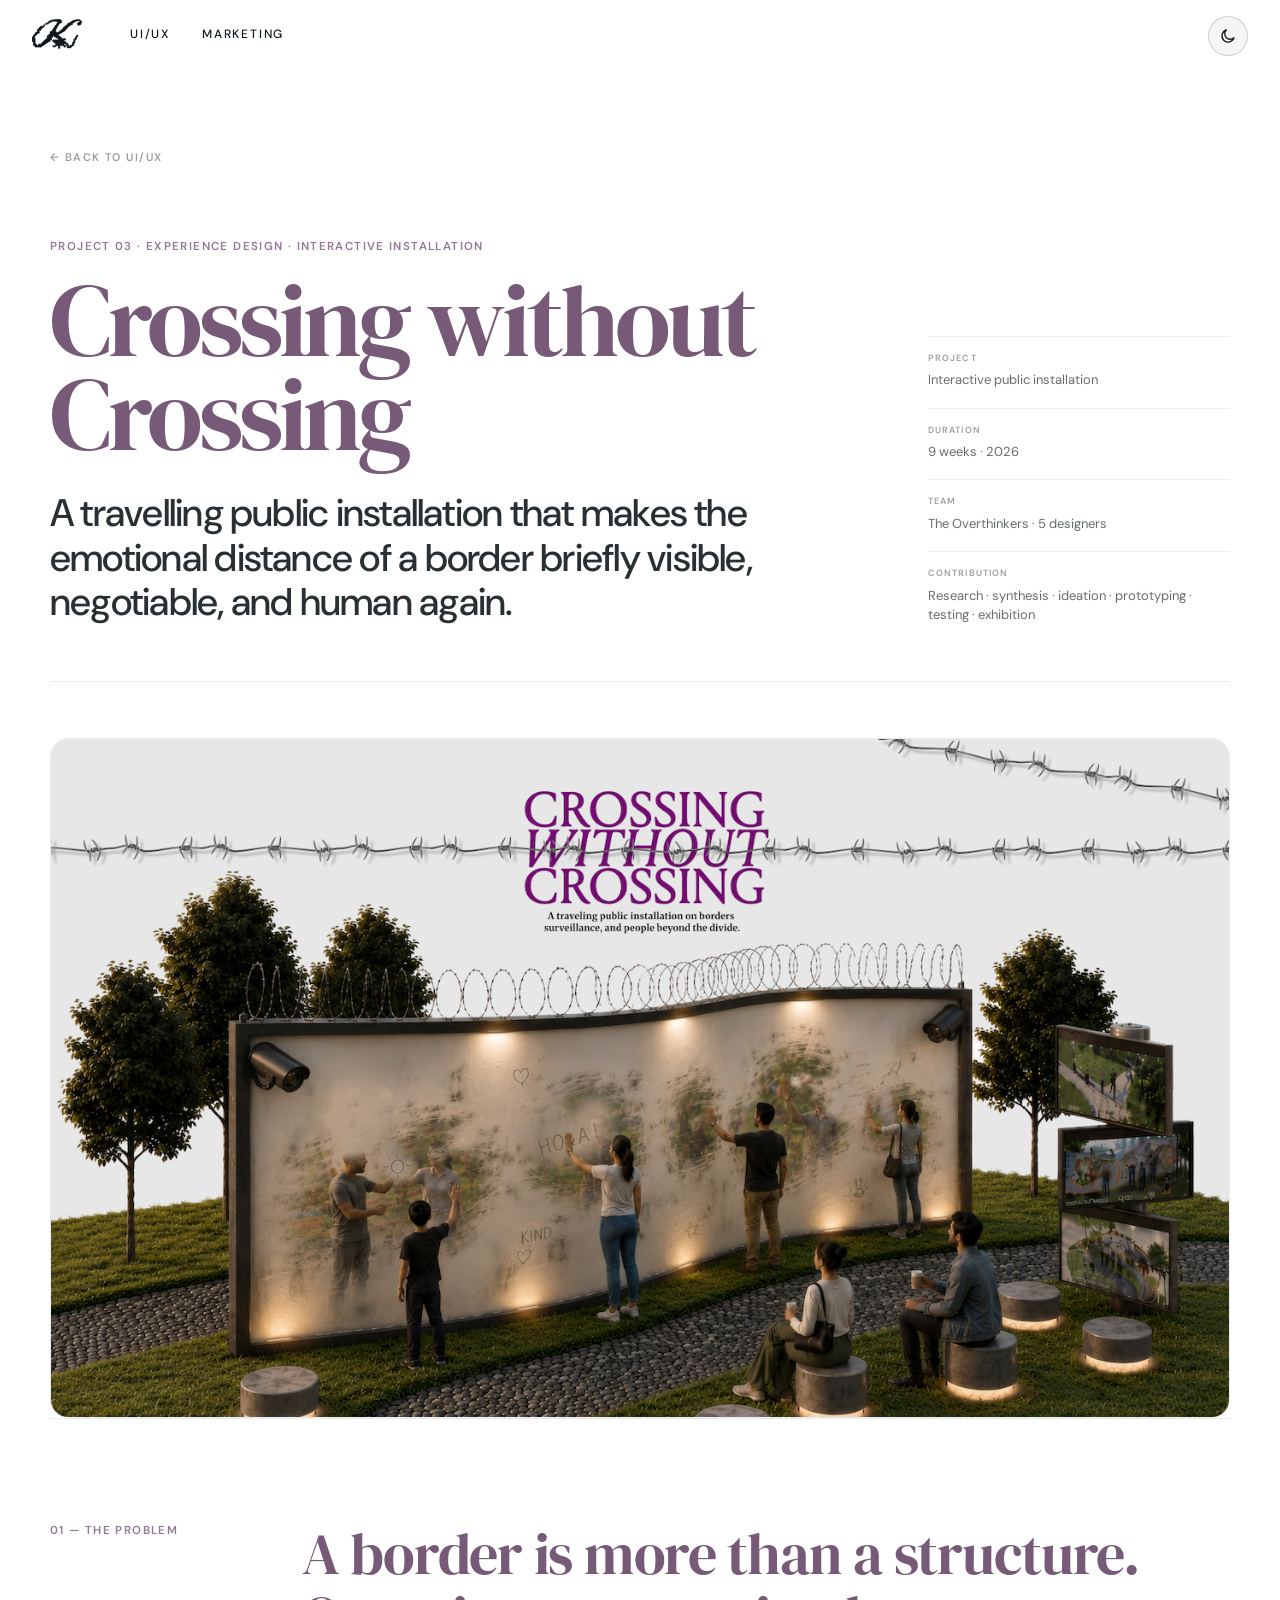
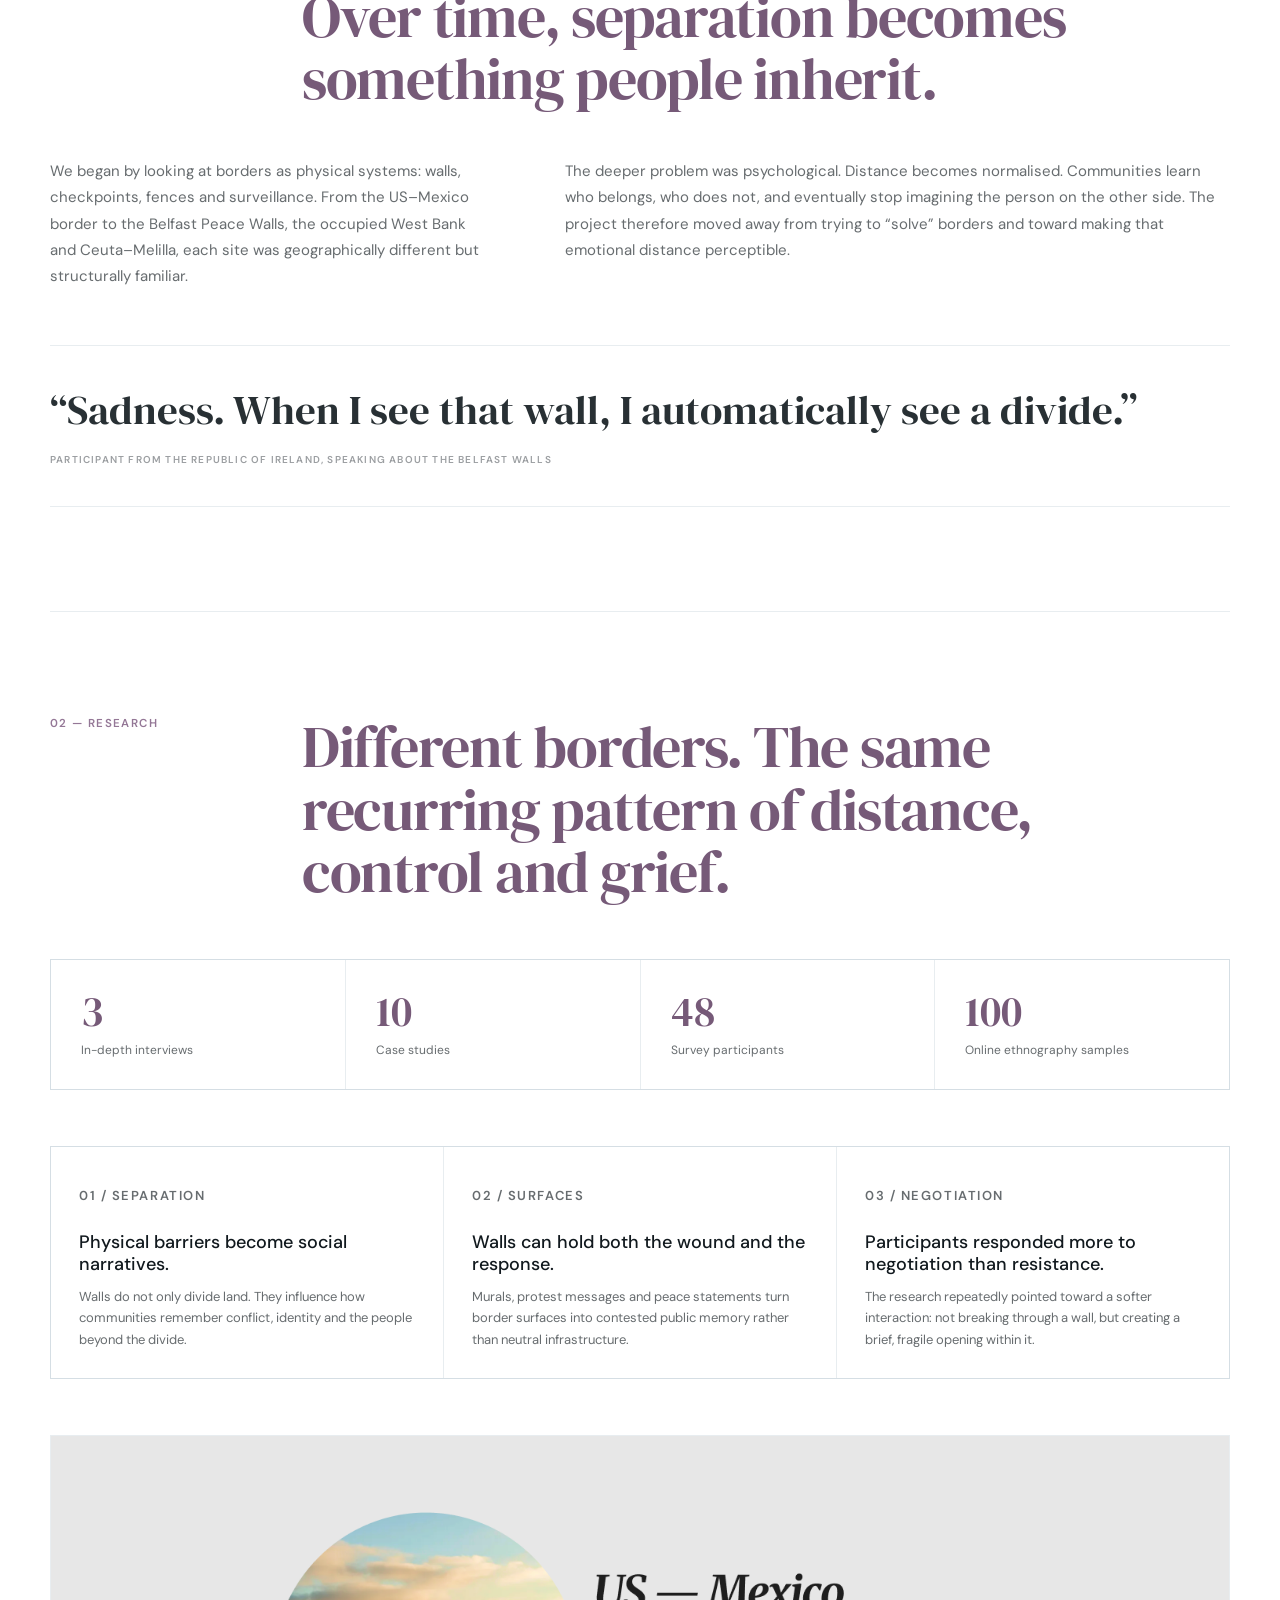
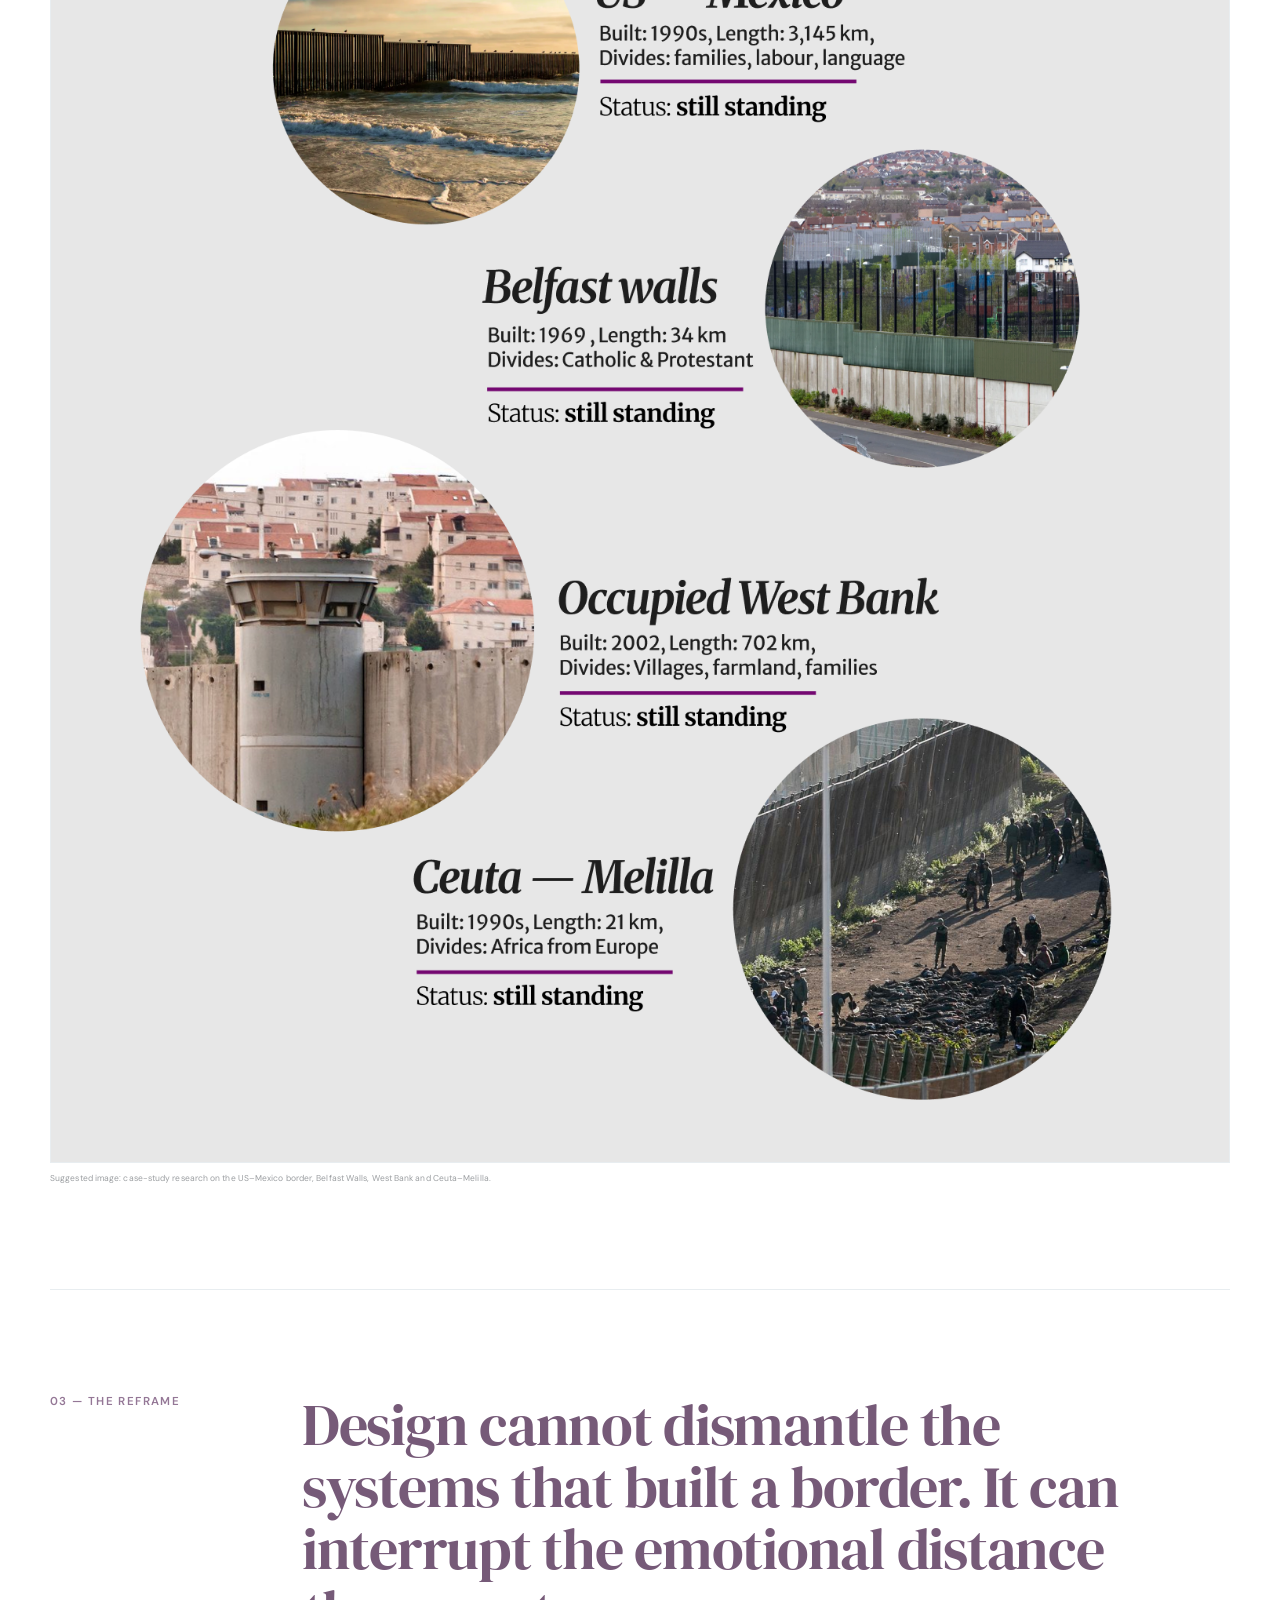
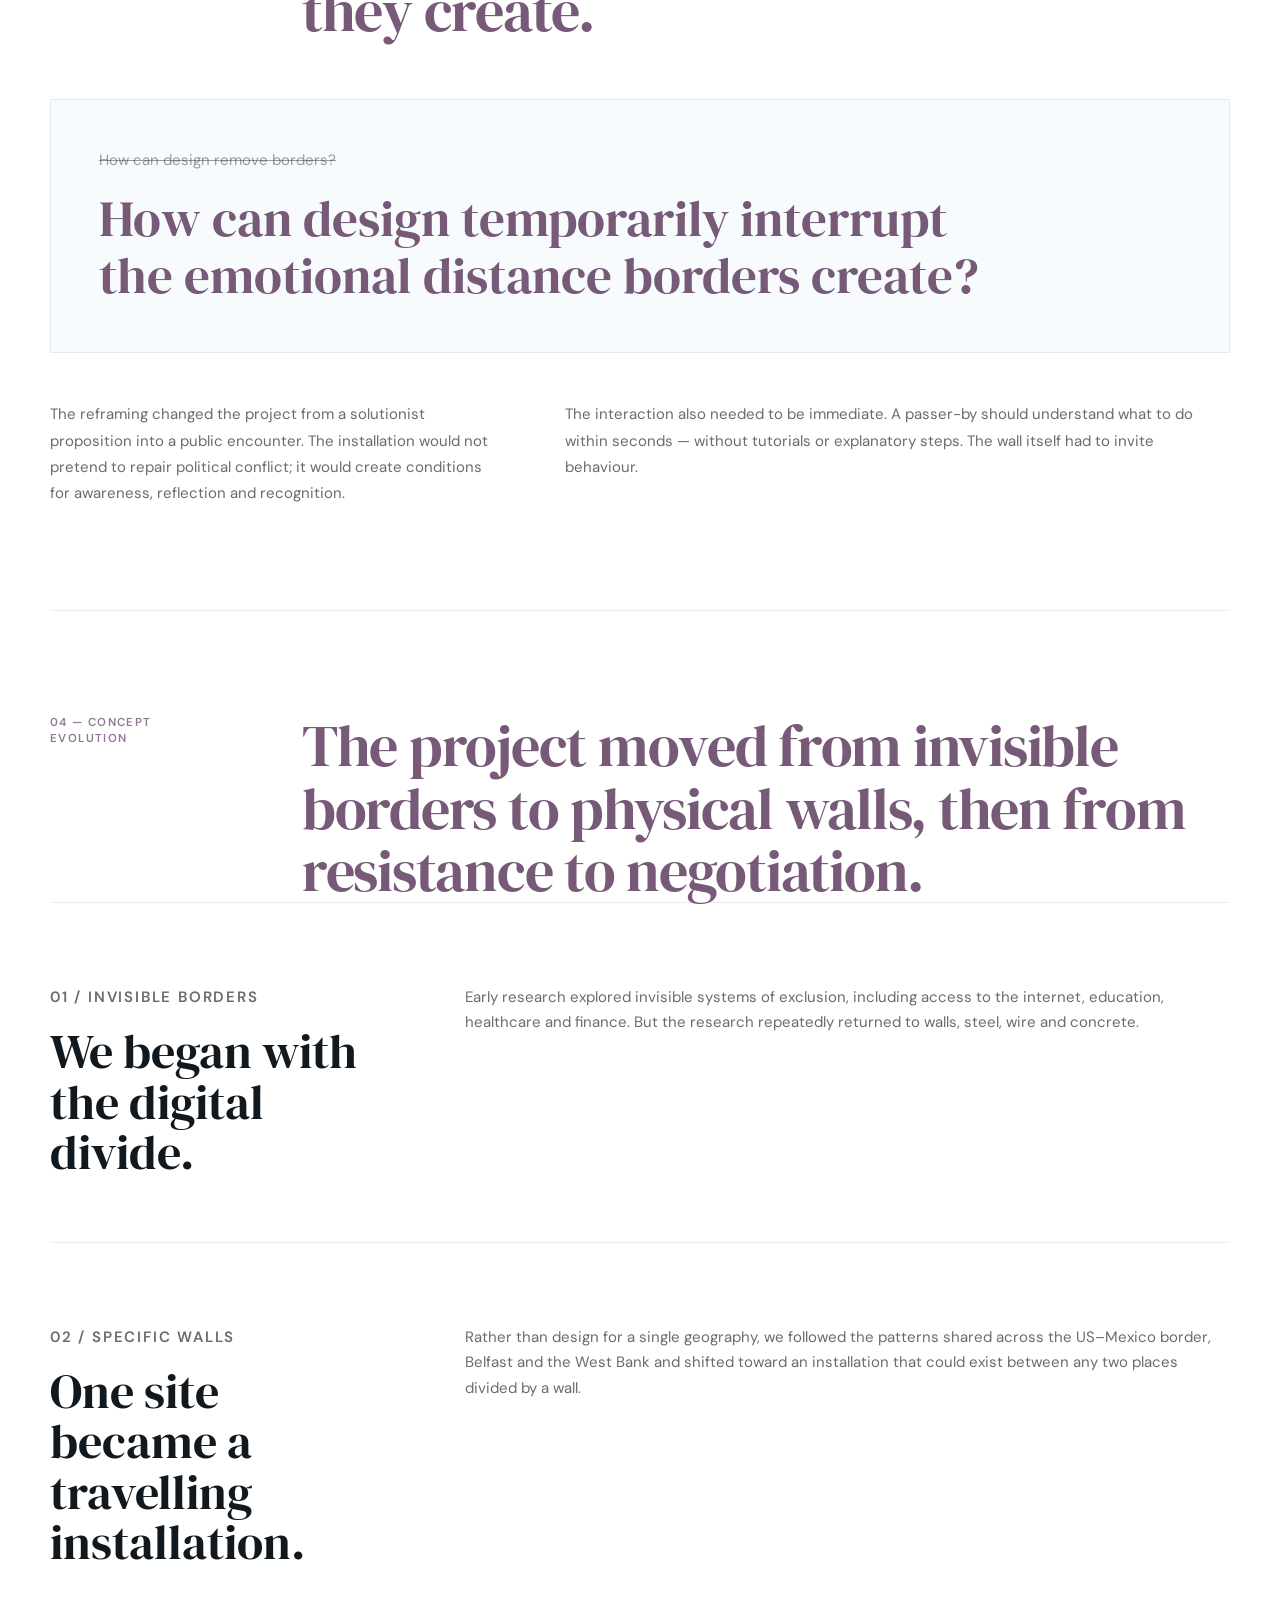
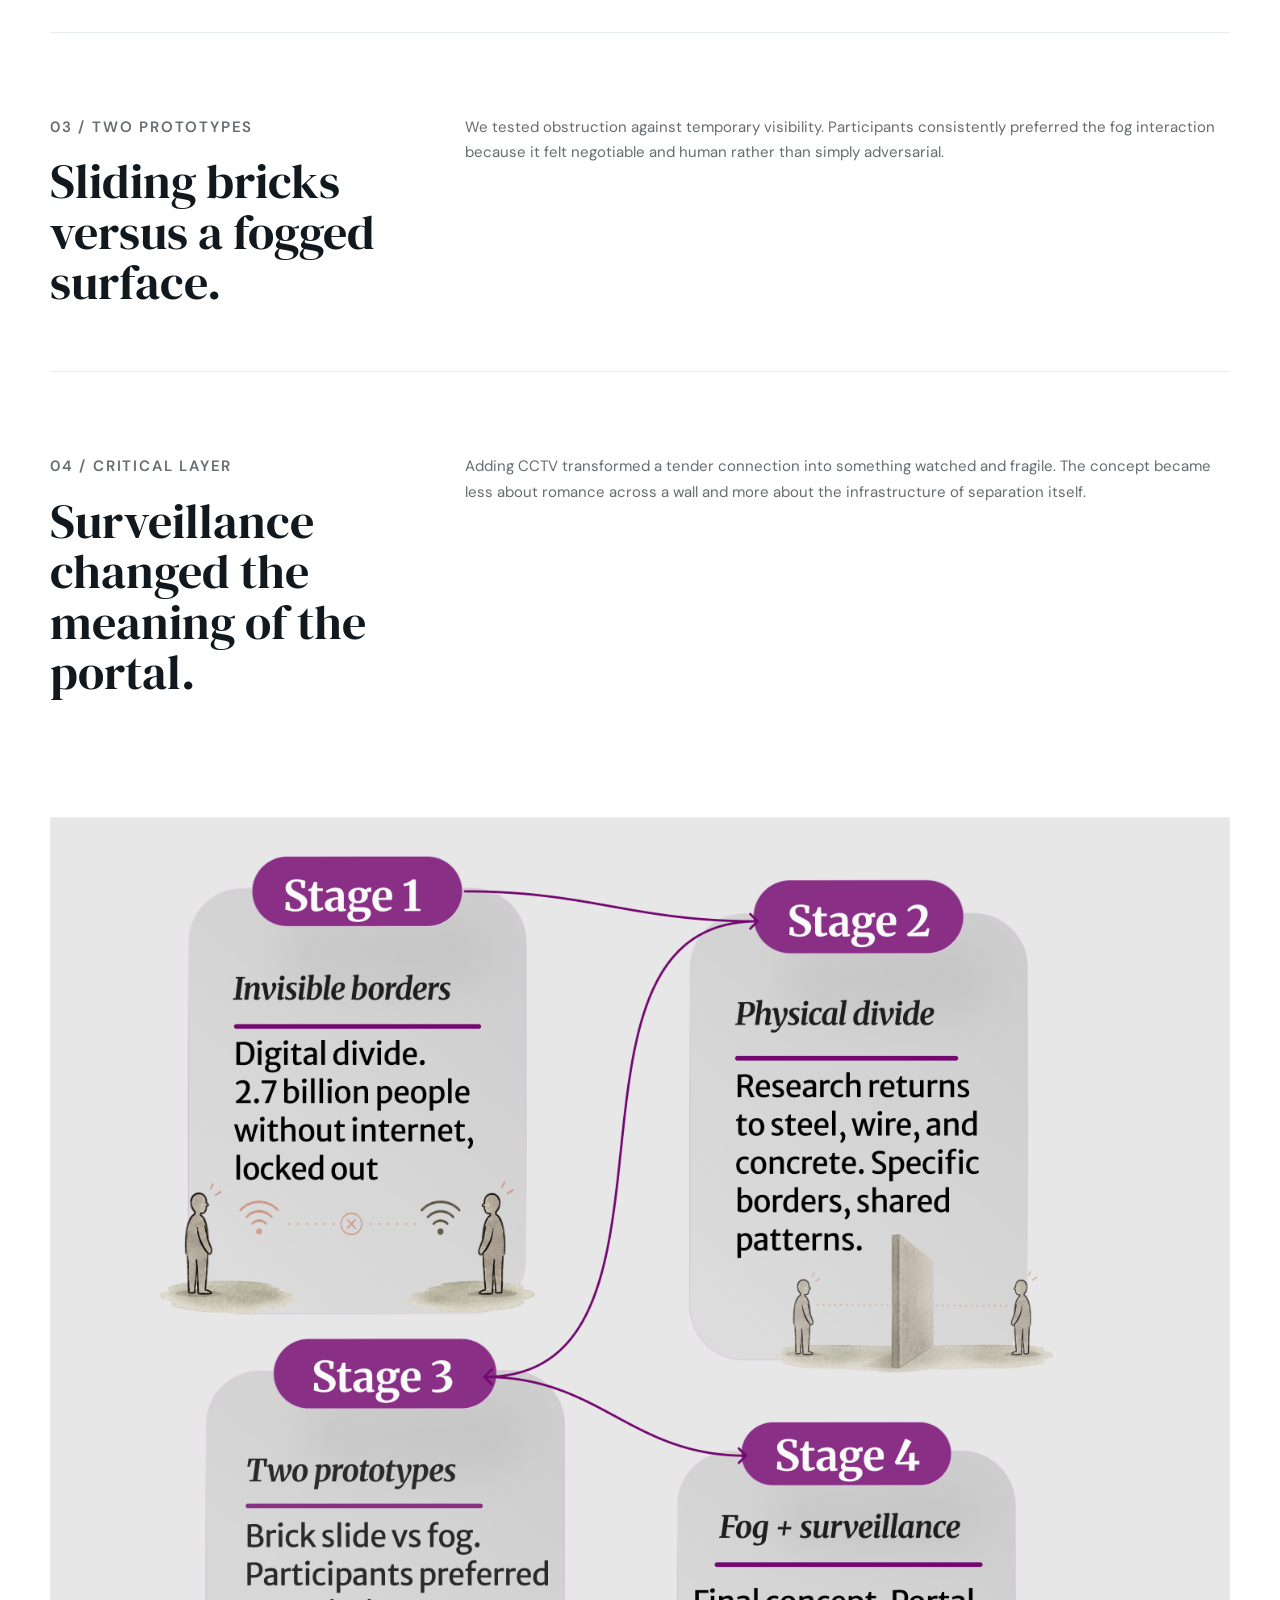
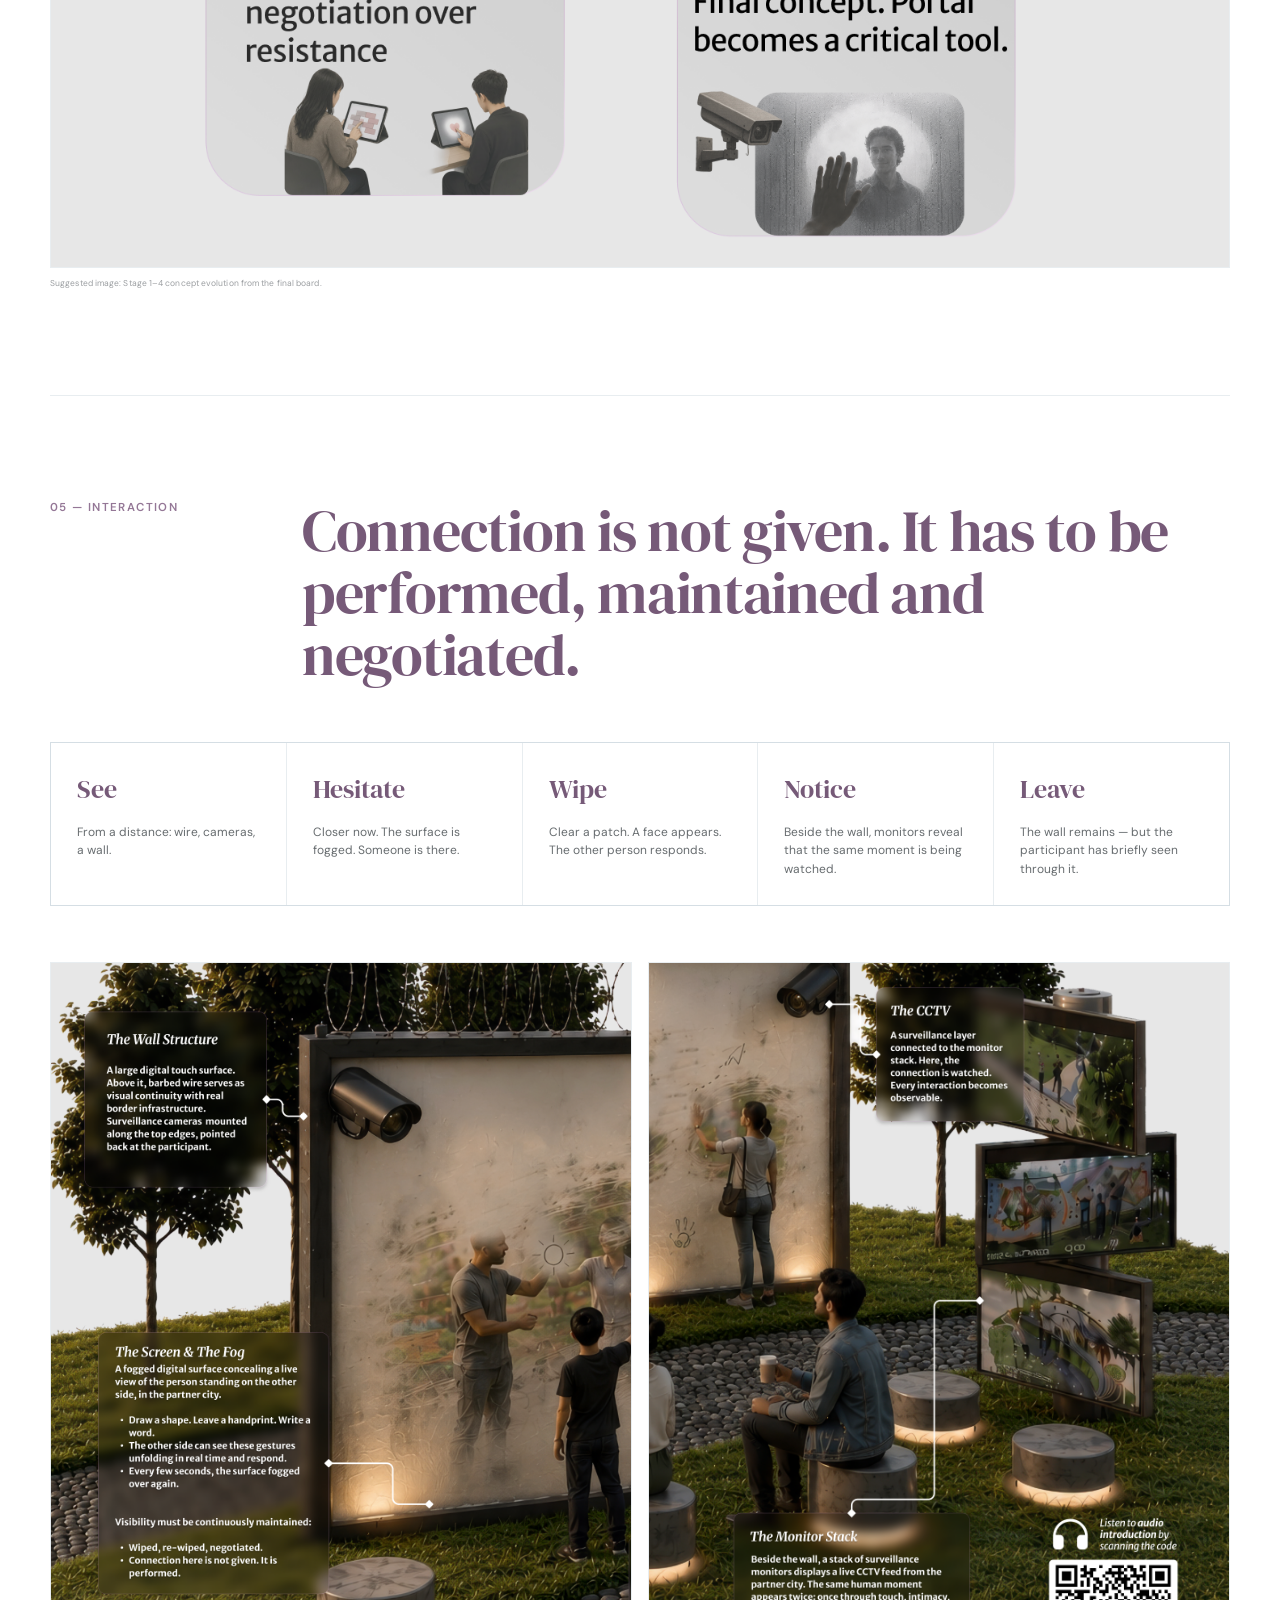
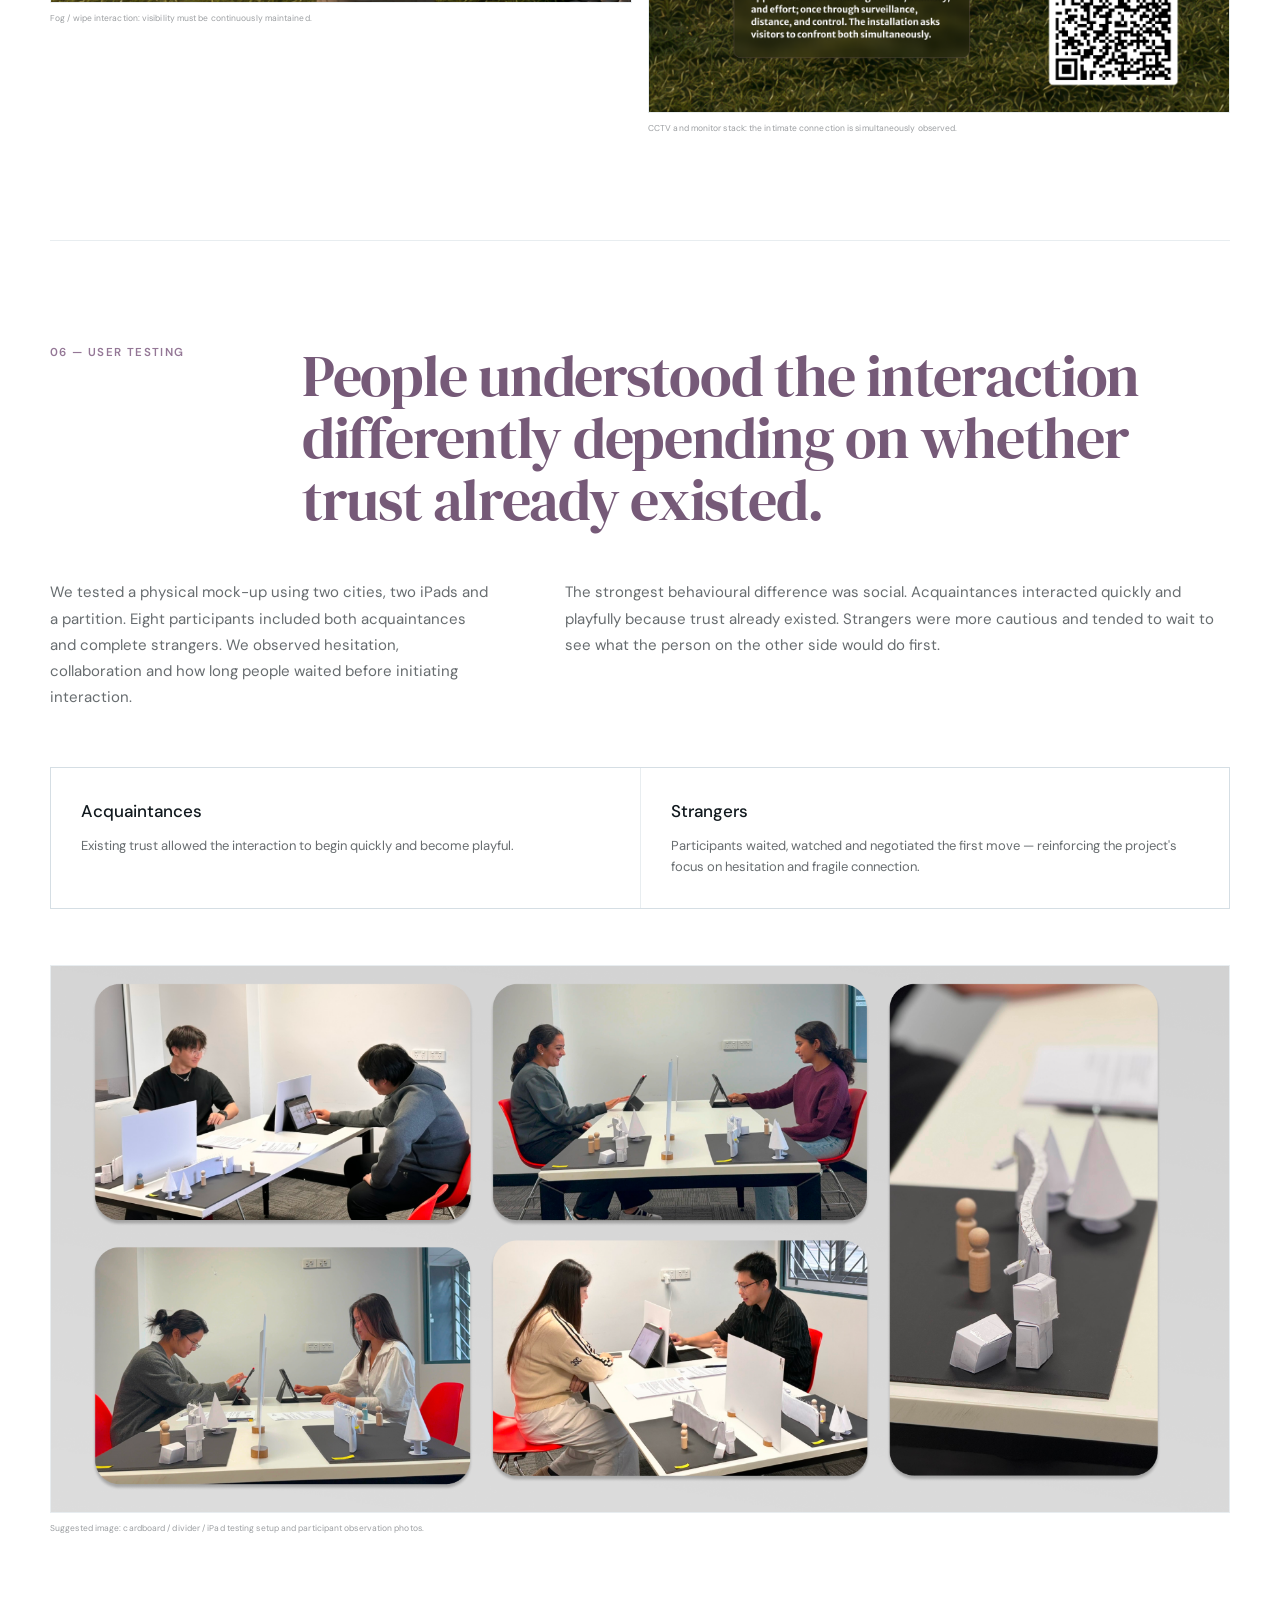
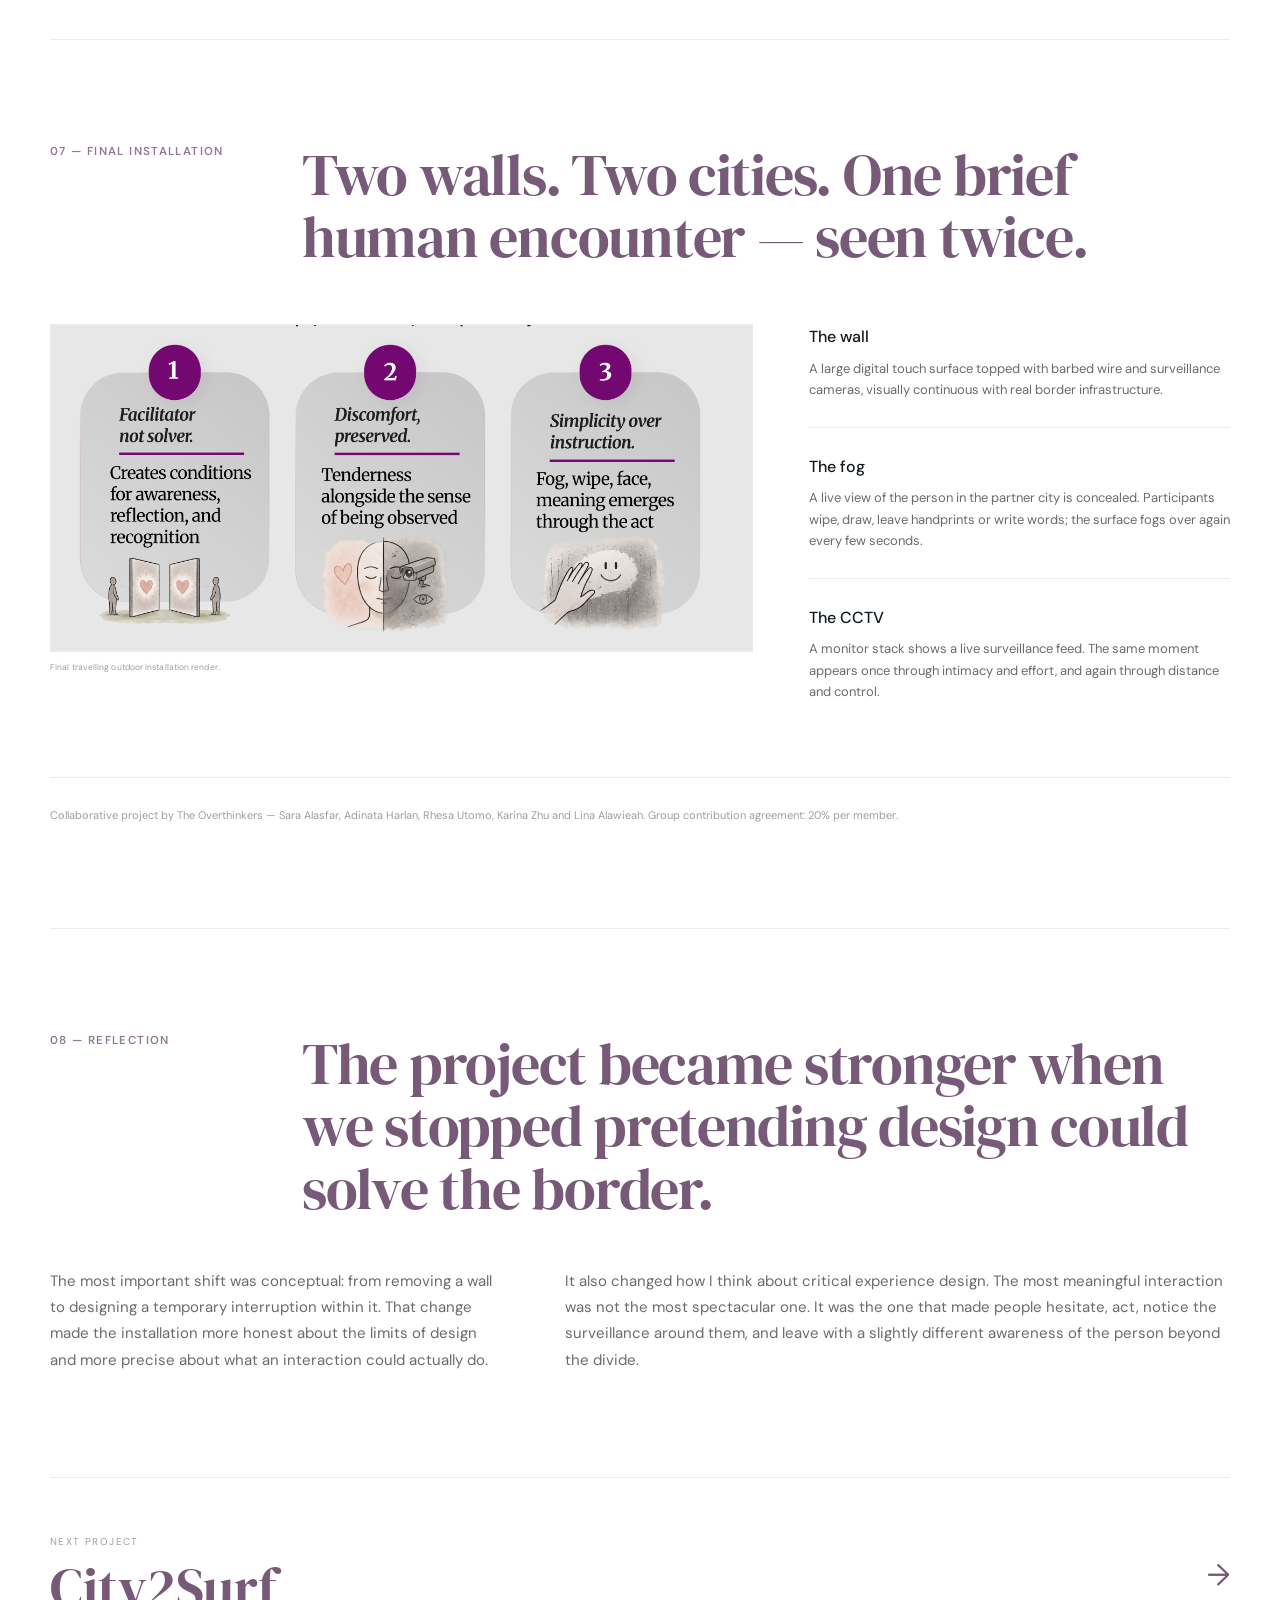
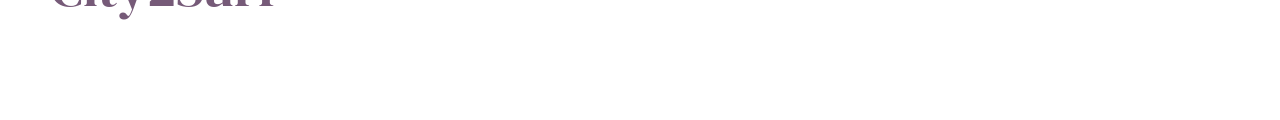
<file: crossing-without-crossing.html>
<!DOCTYPE html>
<html lang="en">
<head>
  <meta charset="utf-8">
  <meta name="viewport" content="width=device-width, initial-scale=1">
  <meta name="description" content="Crossing without Crossing — case study by Karina Zhu.">
  <title>Crossing without Crossing — Karina Zhu</title>
  <link rel="icon" type="image/svg+xml" href="logo.svg">
  <link rel="preconnect" href="https://fonts.googleapis.com">
  <link rel="preconnect" href="https://fonts.gstatic.com" crossorigin>
  <link href="https://fonts.googleapis.com/css2?family=DM+Sans:wght@300;400;500;600&family=DM+Serif+Display:ital@0;1&family=Press+Start+2P&display=swap" rel="stylesheet">
  <link rel="stylesheet" href="style.css">
  <script defer src="KarinaZhu.js"></script>

  <style>
    :root{
      --cwc-accent:#8f6b90;
      --cwc-accent-soft:#a88aa9;
      --cwc-image-bg:transparent;
    }
    [data-theme="light"]{
      --cwc-accent:#765a78;
      --cwc-accent-soft:#947796;
      --cwc-image-bg:#ffffff;
    }
    .cwc-page{padding:144px 0 96px}
    .cwc-shell{width:min(1180px,calc(100% - 64px));margin:0 auto}
    .cwc-back{display:inline-flex;gap:8px;margin-bottom:72px;color:var(--color-text-muted);font-size:11px;font-weight:600;letter-spacing:.13em;text-transform:uppercase}
    .cwc-kicker,.cwc-section__index,.cwc-label,.cwc-stage__index{color:var(--cwc-accent-soft);font-size:11.5px;font-weight:600;letter-spacing:.12em;text-transform:uppercase;line-height:1.4}
    .cwc-title,.cwc-section__title,.cwc-next__title{color:var(--cwc-accent)}
    .cwc-hero{display:grid;grid-template-columns:minmax(0,1.45fr) minmax(260px,.55fr);gap:80px;align-items:end;padding-bottom:56px;border-bottom:1px solid var(--color-border)}
    .cwc-title{margin-top:18px;font-family:var(--font-serif);font-size:clamp(56px,8vw,108px);font-weight:400;line-height:.92;letter-spacing:-.04em}
    .cwc-thesis{margin-top:30px;max-width:820px;color:var(--color-text-primary);font-size:clamp(22px,3vw,40px);font-weight:500;line-height:1.16;letter-spacing:-.02em}
    .cwc-meta{display:grid;gap:18px}
    .cwc-meta__row{padding-top:14px;border-top:1px solid var(--color-border)}
    .cwc-meta__label{display:block;margin-bottom:5px;color:var(--color-text-muted);font-size:9px;font-weight:600;letter-spacing:.13em;text-transform:uppercase}
    .cwc-meta__value{display:block;color:var(--color-text-secondary);font-size:13px;line-height:1.5}
    .cwc-hero-media{position:relative;margin:56px 0 0;background:var(--cwc-image-bg);border-radius:18px;overflow:hidden}
    .cwc-hero-media img{display:block;width:100%;height:auto;border:1px solid var(--color-border);border-radius:18px}
    .cwc-section{padding:104px 0;border-top:1px solid var(--color-border)}
    .cwc-section:first-of-type{border-top:0}
    .cwc-section__head{display:grid;grid-template-columns:180px minmax(0,1fr);gap:72px;align-items:start}
    .cwc-section__title{max-width:900px;font-family:var(--font-serif);font-size:clamp(32px,4.5vw,58px);font-weight:400;line-height:1.08;letter-spacing:-.022em}
    .cwc-copy-grid{display:grid;grid-template-columns:minmax(0,.8fr) minmax(0,1.2fr);gap:72px;margin-top:48px}
    .cwc-copy-grid p,.cwc-body{color:var(--color-text-secondary);font-size:15px;line-height:1.75}
    .cwc-pullquote{margin-top:56px;padding:40px 0;border-top:1px solid var(--color-border);border-bottom:1px solid var(--color-border);color:var(--color-text-primary);font-family:var(--font-serif);font-size:clamp(25px,3.2vw,42px);line-height:1.22}
    .cwc-pullquote small{display:block;margin-top:18px;color:var(--color-text-muted);font-family:var(--font-sans);font-size:10px;font-weight:600;letter-spacing:.12em;text-transform:uppercase}
    .cwc-stats{display:grid;grid-template-columns:repeat(4,1fr);gap:1px;margin-top:56px;background:var(--color-border);border:1px solid var(--color-border)}
    .cwc-stat{padding:30px;background:var(--color-bg)}
    .cwc-stat strong{display:block;color:var(--cwc-accent);font-family:var(--font-serif);font-size:42px;font-weight:400;line-height:1}
    .cwc-stat span{display:block;margin-top:10px;color:var(--color-text-secondary);font-size:12px;line-height:1.45}
    .cwc-insights{display:grid;grid-template-columns:repeat(3,1fr);gap:1px;margin-top:56px;background:var(--color-border);border:1px solid var(--color-border)}
    .cwc-insight{padding:28px;background:var(--color-bg)}
    .cwc-insight h3{margin-top:24px;color:var(--color-accent);font-size:18px;font-weight:500;line-height:1.25}
    .cwc-insight p{margin-top:10px;color:var(--color-text-secondary);font-size:13px;line-height:1.65}
    .cwc-reframe{margin-top:56px;padding:48px;border:1px solid var(--color-border);background:var(--color-surface)}
    .cwc-reframe__before{color:var(--color-text-muted);font-size:15px;text-decoration:line-through;text-decoration-thickness:1px}
    .cwc-reframe__after{margin-top:18px;max-width:900px;color:var(--cwc-accent);font-family:var(--font-serif);font-size:clamp(30px,4vw,52px);line-height:1.12}
    .cwc-stage{padding:64px 0;border-top:1px solid var(--color-border)}
    .cwc-stage:first-child{padding-top:0;border-top:0}
    .cwc-stage__grid{display:grid;grid-template-columns:minmax(220px,.62fr) minmax(0,1.38fr);gap:72px}
    .cwc-stage h3{margin-top:16px;color:var(--color-accent);font-family:var(--font-serif);font-size:clamp(28px,4vw,48px);font-weight:400;line-height:1.05}
    .cwc-stage p{margin-top:18px;color:var(--color-text-secondary);font-size:15px;line-height:1.7}
    .cwc-journey{display:grid;grid-template-columns:repeat(5,1fr);gap:1px;margin-top:56px;background:var(--color-border);border:1px solid var(--color-border)}
    .cwc-journey__item{padding:26px;background:var(--color-bg)}
    .cwc-journey__item strong{display:block;color:var(--cwc-accent);font-family:var(--font-serif);font-size:26px;font-weight:400}
    .cwc-journey__item p{margin-top:12px;color:var(--color-text-secondary);font-size:12px;line-height:1.55}
    .cwc-testing{display:grid;grid-template-columns:1fr 1fr;gap:1px;margin-top:56px;background:var(--color-border);border:1px solid var(--color-border)}
    .cwc-test{padding:30px;background:var(--color-bg)}
    .cwc-test h3{color:var(--color-accent);font-size:17px;font-weight:500}
    .cwc-test p{margin-top:10px;color:var(--color-text-secondary);font-size:13px;line-height:1.65}
    .cwc-image-frame{position:relative;margin-top:56px;background:var(--cwc-image-bg)}
    .cwc-image-frame img{display:block;width:100%;height:auto;border:1px solid var(--color-border);border-radius:0}
    .cwc-image-grid{display:grid;grid-template-columns:repeat(2,1fr);gap:16px;margin-top:56px}
    .cwc-image-grid .cwc-image-frame{margin-top:0}
    .cwc-image-fallback{display:none;place-items:center;min-height:300px;padding:32px;border:1px dashed rgba(143,107,144,.45);background:var(--color-surface);color:var(--color-text-muted);text-align:center;font-size:12px;line-height:1.7}
    .cwc-image-fallback strong{display:block;margin-bottom:8px;color:var(--cwc-accent);font-size:14px;font-weight:600}
    .cwc-caption{margin-top:10px;color:var(--color-text-muted);font-size:8.5px;line-height:1.45;letter-spacing:.01em}
    .cwc-final-grid{display:grid;grid-template-columns:minmax(0,1.25fr) minmax(260px,.75fr);gap:56px;margin-top:56px;align-items:start}
    .cwc-component{padding:26px 0;border-top:1px solid var(--color-border)}
    .cwc-component:first-child{border-top:0;padding-top:0}
    .cwc-component h3{color:var(--color-accent);font-size:16px;font-weight:500}
    .cwc-component p{margin-top:8px;color:var(--color-text-secondary);font-size:13px;line-height:1.65}
    .cwc-team{margin-top:48px;padding-top:28px;border-top:1px solid var(--color-border);color:var(--color-text-muted);font-size:11px;line-height:1.7}
    .cwc-next{display:grid;grid-template-columns:1fr auto;gap:24px;align-items:center;padding:56px 0 8px;border-top:1px solid var(--color-border)}
    .cwc-next__eyebrow{margin-bottom:8px;color:var(--color-text-muted);font-size:10px;letter-spacing:.14em;text-transform:uppercase}
    .cwc-next__title{font-family:var(--font-serif);font-size:clamp(32px,4.5vw,54px);font-weight:400;line-height:1.08}
    .cwc-next__arrow{color:var(--cwc-accent);font-size:30px}
    @media(max-width:800px){
      .cwc-page{padding-top:116px}.cwc-shell{width:min(100% - 36px,1180px)}
      .cwc-hero,.cwc-section__head,.cwc-copy-grid,.cwc-stage__grid,.cwc-final-grid{grid-template-columns:1fr;gap:28px}
      .cwc-stats,.cwc-insights,.cwc-journey,.cwc-testing,.cwc-image-grid{grid-template-columns:1fr}
      .cwc-section{padding:72px 0}
      .cwc-reframe{padding:30px}
    }
  </style>
</head>
<body>
  <a href="index.html" class="site-logo" aria-label="Karina Zhu home">    <svg width="137" height="81" viewBox="0 0 137 81" fill="none" xmlns="http://www.w3.org/2000/svg" aria-hidden="true">      <path d="M63.5 35.8931H68V39.3931H71V35.3931H76.5V31.8931H81V28.8931H83.5V27.3931H85.5V23.3931H89.5V20.8931H92V18.3931H94V16.8931H96V14.8931H98V12.3931H102.5V10.3931H104.5V8.8931H108.5V6.3931H112V4.3931H119V2.3931H131.5V4.3931H121.5V6.3931H116.5V8.8931H113V10.8931H110.5V13.3931V14.8931H106.5V16.8931H102.5V19.3931H100.5V20.8931H98V23.8931H96V25.8931H94V27.8931H92V29.8931H90V32.3931H88V34.3931H83.5V36.3931H82V37.8931H77.5V40.3931H73.5V42.3931H71V45.3931H60V35.8931H63.5Z" fill="black"/>      <path d="M131.5 4.3931V8.8931H127.5V10.8931H125V14.8931H127V17.3931H129.5V14.8931H134V10.8931H136V6.3931H133.5V4.3931H131.5Z" fill="black"/>      <path d="M131.5 4.3931V2.3931H119V4.3931H112V6.3931H108.5V8.8931H104.5V10.3931H102.5V12.3931H98V14.8931H96V16.8931H94V18.3931H92V20.8931H89.5V23.3931H85.5V27.3931H83.5V28.8931H81V31.8931H76.5V35.3931H71V39.3931H68V35.8931H63.5H60V45.3931H71V42.3931H73.5V40.3931H77.5V37.8931H82V36.3931H83.5V34.3931H88V32.3931H90V29.8931H92V27.8931H94V25.8931H96V23.8931H98V20.8931H100.5V19.3931H102.5V16.8931H106.5V14.8931H110.5V13.3931V10.8931H113V8.8931H116.5V6.3931H121.5V4.3931H131.5ZM131.5 4.3931V8.8931H127.5V10.8931H125V14.8931H127V17.3931H129.5V14.8931H134V10.8931H136V6.3931H133.5V4.3931H131.5Z" stroke="black"/>      <path d="M72.5 46.3931H76V49.8931H80V53.8931H91.5V57.3931H87.5V61.3931H84V64.8931H87.5V72.8931H76V65.3931V61.3931H72.5V57.3931V46.3931Z" fill="black"/>      <path d="M87.5 72.8931V76.8931H91.5V72.8931H87.5Z" fill="black"/>      <path d="M72.5 61.3931V57.3931H57V61.3931H61V65.3931H65V72.8931H72.5V65.3931V61.3931Z" fill="black"/>      <path d="M72.5 65.3931V72.8931V80.3931H76V72.8931V65.3931H72.5Z" fill="black"/>      <path d="M87.5 72.8931V64.8931H84V61.3931H87.5V57.3931H91.5V53.8931H80V49.8931H76V46.3931H72.5V57.3931M87.5 72.8931H76M87.5 72.8931V76.8931H91.5V72.8931H87.5ZM76 72.8931V65.3931M76 72.8931V80.3931M72.5 61.3931H76V65.3931M72.5 61.3931V57.3931M72.5 61.3931V65.3931M72.5 57.3931H57V61.3931H61V65.3931H65V72.8931H72.5M72.5 72.8931V65.3931M72.5 72.8931V80.3931M72.5 65.3931H76M72.5 65.3931V80.3931M76 65.3931V80.3931M76 80.3931H72.5" stroke="black"/>      <path d="M65 72.8931V76.8931H57V72.8931H65Z" fill="black" stroke="black"/>      <path d="M61.5 45.3931V48.8931H65.5V50.8931H67.5V52.3931H71.5H73V47.3931L61.5 45.3931Z" fill="black"/>      <path d="M88 61.3931H92V65.8931H97V70.3931H100V73.8931H102.5V77.3931H105V71.8931H111V64.3931H114.5V55.8931H117.5V52.3931H120V47.3931H123V43.8931H125V48.8931H122V54.3931H120V57.8931H117.5V65.8931H114.5V70.3931H113V73.8931H109.5V75.3931H107V77.3931V78.8931H105H96.5V71.8931H93V67.3931H90.5H83.5V63.3931V59.3931L88 61.3931Z" fill="black"/>      <path d="M61.5 45.3931V48.8931H65.5V50.8931H67.5V52.3931H71.5H73V47.3931L61.5 45.3931Z" stroke="black"/>      <path d="M88 61.3931H92V65.8931H97V70.3931H100V73.8931H102.5V77.3931H105V71.8931H111V64.3931H114.5V55.8931H117.5V52.3931H120V47.3931H123V43.8931H125V48.8931H122V54.3931H120V57.8931H117.5V65.8931H114.5V70.3931H113V73.8931H109.5V75.3931H107V77.3931V78.8931H105H96.5V71.8931H93V67.3931H90.5H83.5V63.3931V59.3931L88 61.3931Z" stroke="black"/>      <path d="M68 44.3931V42.8931L59.5 41.8931C61.5 47.0931 69 49.0598 72.5 49.3931V45.8931H71.5V44.3931H68Z" fill="black" stroke="black"/>      <path d="M76.5 10.3931C71.6667 17.0598 62.4 31.4931 64 35.8931C65.6 40.2931 62.6667 42.0598 61 42.3931V45.8931H56.5V49.8931H53V57.3931H49.5V61.3931H46.5C40.3333 65.7264 28 74.2931 28 73.8931V72.8931H26V76.8931H8.5V72.8931H4.5V61.3931H0.5V49.8931H2C3.5 45.5598 10.4 36.9931 12 35.3931H15.5V27.3931H19.5V23.3931H23.5V19.8931H31V23.3931H27V27.3931H23.5V31.3931H19.5V38.8931H17C14.5 41.0598 6 46.5931 6 53.3931H8.5V68.8931H12V72.8931H18.5V68.8931H26.5V66.3931C30.3333 62.8931 38.1 55.5931 38.5 54.3931H42V45.8931H46V42.3931H49.5V34.8931H53C60.3333 24.2264 74.9 2.6931 76.5 1.8931L78 3.3931L80 4.8931V10.3931H78.5H76.5Z" fill="black"/>      <path d="M28 73.8931C28 74.2931 40.3333 65.7264 46.5 61.3931H49.5V57.3931H53V49.8931H56.5V45.8931H61V42.3931C62.6667 42.0598 65.6 40.2931 64 35.8931C62.4 31.4931 71.6667 17.0598 76.5 10.3931H78.5H80V4.8931L78 3.3931L76.5 1.8931C74.9 2.6931 60.3333 24.2264 53 34.8931H49.5V42.3931H46V45.8931H42V54.3931H38.5C38.1 55.5931 30.3333 62.8931 26.5 66.3931V68.8931H18.5V72.8931H12V68.8931H8.5V53.3931H6C6 46.5931 14.5 41.0598 17 38.8931H19.5V31.3931H23.5V27.3931H27V23.3931H31V19.8931H23.5V23.3931H19.5V27.3931H15.5V35.3931H12C10.4 36.9931 3.5 45.5598 2 49.8931H0.5V61.3931H4.5V72.8931H8.5V76.8931H26V72.8931H28M28 73.8931C28 73.4931 28 73.0598 28 72.8931M28 73.8931V72.8931" stroke="black"/>      <path d="M31.5 15.8931V19.8931H35.5V15.8931H31.5Z" fill="black" stroke="black"/>      <path d="M36.5 11.3931V15.3931H40.5C50.8333 10.7264 54.7 2.79311 71.5 8.39311L76.5 10.8931H80.5V3.3931H77.5V0.893097H76C67.5 -0.273567 48.9 0.593115 40.5 11.3931H36.5Z" fill="black" stroke="black"/>    </svg>  </a>

  <nav class="nav" aria-label="Main navigation">
    <a href="uiux.html" class="nav__link">UI/UX</a>
    <a href="marketing.html" class="nav__link">Marketing</a>
  </nav>

  <button type="button" class="theme-toggle" id="themeToggle" aria-label="Switch to light mode" aria-pressed="false">
    <svg class="theme-toggle__icon theme-toggle__icon--sun" viewBox="0 0 24 24" fill="none" stroke="currentColor" stroke-width="1.8" stroke-linecap="round" aria-hidden="true">
      <circle cx="12" cy="12" r="4.2"></circle>
      <path d="M12 2.5v2.6M12 18.9v2.6M4.6 4.6l1.8 1.8M17.6 17.6l1.8 1.8M2.5 12h2.6M18.9 12h2.6M4.6 19.4l1.8-1.8M17.6 6.4l1.8-1.8"></path>
    </svg>
    <svg class="theme-toggle__icon theme-toggle__icon--moon" viewBox="0 0 24 24" fill="none" stroke="currentColor" stroke-width="1.8" stroke-linecap="round" stroke-linejoin="round" aria-hidden="true">
      <path d="M20 14.2A8.2 8.2 0 1 1 9.8 4a6.6 6.6 0 0 0 10.2 10.2Z"></path>
    </svg>
  </button>

  
  <main class="cwc-page">
    <div class="cwc-shell">
      <a class="cwc-back" href="uiux.html">← Back to UI/UX</a>

      <section class="cwc-hero reveal">
        <div>
          <p class="cwc-kicker">Project 03 · Experience Design · Interactive Installation</p>
          <h1 class="cwc-title">Crossing without Crossing</h1>
          <p class="cwc-thesis">A travelling public installation that makes the emotional distance of a border briefly visible, negotiable, and human again.</p>
        </div>
        <div class="cwc-meta">
          <div class="cwc-meta__row"><span class="cwc-meta__label">Project</span><span class="cwc-meta__value">Interactive public installation</span></div>
          <div class="cwc-meta__row"><span class="cwc-meta__label">Duration</span><span class="cwc-meta__value">9 weeks · 2026</span></div>
          <div class="cwc-meta__row"><span class="cwc-meta__label">Team</span><span class="cwc-meta__value">The Overthinkers · 5 designers</span></div>
          <div class="cwc-meta__row"><span class="cwc-meta__label">Contribution</span><span class="cwc-meta__value">Research · synthesis · ideation · prototyping · testing · exhibition</span></div>
        </div>
      </section>

      <div class="cwc-hero-media reveal">
        <img src="Crossing without Crossing.jpg" alt="Crossing without Crossing final installation concept" onload="this.parentElement.classList.add('is-loaded')" onerror="this.style.display='none';this.nextElementSibling.style.display='grid'">
        <div class="cwc-image-fallback"><div><strong>Hero image</strong>Crossing without Crossing.jpg</div></div>
      </div>

      <section class="cwc-section reveal">
        <div class="cwc-section__head"><p class="cwc-section__index">01 — The Problem</p><h2 class="cwc-section__title">A border is more than a structure. Over time, separation becomes something people inherit.</h2></div>
        <div class="cwc-copy-grid">
          <p>We began by looking at borders as physical systems: walls, checkpoints, fences and surveillance. From the US–Mexico border to the Belfast Peace Walls, the occupied West Bank and Ceuta–Melilla, each site was geographically different but structurally familiar.</p>
          <p>The deeper problem was psychological. Distance becomes normalised. Communities learn who belongs, who does not, and eventually stop imagining the person on the other side. The project therefore moved away from trying to “solve” borders and toward making that emotional distance perceptible.</p>
        </div>
        <blockquote class="cwc-pullquote">“Sadness. When I see that wall, I automatically see a divide.”<small>Participant from the Republic of Ireland, speaking about the Belfast Walls</small></blockquote>
      </section>

      <section class="cwc-section reveal">
        <div class="cwc-section__head"><p class="cwc-section__index">02 — Research</p><h2 class="cwc-section__title">Different borders. The same recurring pattern of distance, control and grief.</h2></div>
        <div class="cwc-stats">
          <div class="cwc-stat"><strong>3</strong><span>In-depth interviews</span></div>
          <div class="cwc-stat"><strong>10</strong><span>Case studies</span></div>
          <div class="cwc-stat"><strong>48</strong><span>Survey participants</span></div>
          <div class="cwc-stat"><strong>100</strong><span>Online ethnography samples</span></div>
        </div>
        <div class="cwc-insights">
          <article class="cwc-insight"><p class="cwc-label">01 / Separation</p><h3>Physical barriers become social narratives.</h3><p>Walls do not only divide land. They influence how communities remember conflict, identity and the people beyond the divide.</p></article>
          <article class="cwc-insight"><p class="cwc-label">02 / Surfaces</p><h3>Walls can hold both the wound and the response.</h3><p>Murals, protest messages and peace statements turn border surfaces into contested public memory rather than neutral infrastructure.</p></article>
          <article class="cwc-insight"><p class="cwc-label">03 / Negotiation</p><h3>Participants responded more to negotiation than resistance.</h3><p>The research repeatedly pointed toward a softer interaction: not breaking through a wall, but creating a brief, fragile opening within it.</p></article>
        </div>
        <div class="cwc-image-frame"><img src="cwc-02-research-borders.jpg" alt="Research into border case studies" onerror="this.style.display='none';this.nextElementSibling.style.display='grid'"><div class="cwc-image-fallback"><div><strong>Add research visual</strong>cwc-02-research-borders.jpg</div></div><p class="cwc-caption">Suggested image: case-study research on the US–Mexico border, Belfast Walls, West Bank and Ceuta–Melilla.</p></div>
      </section>

      <section class="cwc-section reveal">
        <div class="cwc-section__head"><p class="cwc-section__index">03 — The Reframe</p><h2 class="cwc-section__title">Design cannot dismantle the systems that built a border. It can interrupt the emotional distance they create.</h2></div>
        <div class="cwc-reframe"><p class="cwc-reframe__before">How can design remove borders?</p><p class="cwc-reframe__after">How can design temporarily interrupt the emotional distance borders create?</p></div>
        <div class="cwc-copy-grid"><p>The reframing changed the project from a solutionist proposition into a public encounter. The installation would not pretend to repair political conflict; it would create conditions for awareness, reflection and recognition.</p><p>The interaction also needed to be immediate. A passer-by should understand what to do within seconds — without tutorials or explanatory steps. The wall itself had to invite behaviour.</p></div>
      </section>

      <section class="cwc-section reveal">
        <div class="cwc-section__head"><p class="cwc-section__index">04 — Concept Evolution</p><h2 class="cwc-section__title">The project moved from invisible borders to physical walls, then from resistance to negotiation.</h2></div>
        <div class="cwc-stage">
          <div class="cwc-stage__grid"><div><p class="cwc-stage__index">01 / Invisible borders</p><h3>We began with the digital divide.</h3></div><p>Early research explored invisible systems of exclusion, including access to the internet, education, healthcare and finance. But the research repeatedly returned to walls, steel, wire and concrete.</p></div>
        </div>
        <div class="cwc-stage">
          <div class="cwc-stage__grid"><div><p class="cwc-stage__index">02 / Specific walls</p><h3>One site became a travelling installation.</h3></div><p>Rather than design for a single geography, we followed the patterns shared across the US–Mexico border, Belfast and the West Bank and shifted toward an installation that could exist between any two places divided by a wall.</p></div>
        </div>
        <div class="cwc-stage">
          <div class="cwc-stage__grid"><div><p class="cwc-stage__index">03 / Two prototypes</p><h3>Sliding bricks versus a fogged surface.</h3></div><p>We tested obstruction against temporary visibility. Participants consistently preferred the fog interaction because it felt negotiable and human rather than simply adversarial.</p></div>
        </div>
        <div class="cwc-stage">
          <div class="cwc-stage__grid"><div><p class="cwc-stage__index">04 / Critical layer</p><h3>Surveillance changed the meaning of the portal.</h3></div><p>Adding CCTV transformed a tender connection into something watched and fragile. The concept became less about romance across a wall and more about the infrastructure of separation itself.</p></div>
        </div>
        <div class="cwc-image-frame"><img src="cwc-04-concept-evolution.jpg" alt="Concept evolution from invisible borders to fog and surveillance" onerror="this.style.display='none';this.nextElementSibling.style.display='grid'"><div class="cwc-image-fallback"><div><strong>Add concept evolution visual</strong>cwc-04-concept-evolution.jpg</div></div><p class="cwc-caption">Suggested image: Stage 1–4 concept evolution from the final board.</p></div>
      </section>

      <section class="cwc-section reveal">
        <div class="cwc-section__head"><p class="cwc-section__index">05 — Interaction</p><h2 class="cwc-section__title">Connection is not given. It has to be performed, maintained and negotiated.</h2></div>
        <div class="cwc-journey">
          <div class="cwc-journey__item"><strong>See</strong><p>From a distance: wire, cameras, a wall.</p></div>
          <div class="cwc-journey__item"><strong>Hesitate</strong><p>Closer now. The surface is fogged. Someone is there.</p></div>
          <div class="cwc-journey__item"><strong>Wipe</strong><p>Clear a patch. A face appears. The other person responds.</p></div>
          <div class="cwc-journey__item"><strong>Notice</strong><p>Beside the wall, monitors reveal that the same moment is being watched.</p></div>
          <div class="cwc-journey__item"><strong>Leave</strong><p>The wall remains — but the participant has briefly seen through it.</p></div>
        </div>
        <div class="cwc-image-grid">
          <div class="cwc-image-frame"><img src="cwc-05-fog-interaction.jpg" alt="Fog interaction prototype" onerror="this.style.display='none';this.nextElementSibling.style.display='grid'"><div class="cwc-image-fallback"><div><strong>Add interaction visual</strong>cwc-05-fog-interaction.jpg</div></div><p class="cwc-caption">Fog / wipe interaction: visibility must be continuously maintained.</p></div>
          <div class="cwc-image-frame"><img src="cwc-06-surveillance-layer.jpg" alt="Surveillance monitor layer" onerror="this.style.display='none';this.nextElementSibling.style.display='grid'"><div class="cwc-image-fallback"><div><strong>Add surveillance visual</strong>cwc-06-surveillance-layer.jpg</div></div><p class="cwc-caption">CCTV and monitor stack: the intimate connection is simultaneously observed.</p></div>
        </div>
      </section>

      <section class="cwc-section reveal">
        <div class="cwc-section__head"><p class="cwc-section__index">06 — User Testing</p><h2 class="cwc-section__title">People understood the interaction differently depending on whether trust already existed.</h2></div>
        <div class="cwc-copy-grid"><p>We tested a physical mock-up using two cities, two iPads and a partition. Eight participants included both acquaintances and complete strangers. We observed hesitation, collaboration and how long people waited before initiating interaction.</p><p>The strongest behavioural difference was social. Acquaintances interacted quickly and playfully because trust already existed. Strangers were more cautious and tended to wait to see what the person on the other side would do first.</p></div>
        <div class="cwc-testing">
          <article class="cwc-test"><h3>Acquaintances</h3><p>Existing trust allowed the interaction to begin quickly and become playful.</p></article>
          <article class="cwc-test"><h3>Strangers</h3><p>Participants waited, watched and negotiated the first move — reinforcing the project's focus on hesitation and fragile connection.</p></article>
        </div>
        <div class="cwc-image-frame"><img src="cwc-07-user-testing.jpg" alt="User testing of the Crossing without Crossing prototype" onerror="this.style.display='none';this.nextElementSibling.style.display='grid'"><div class="cwc-image-fallback"><div><strong>Add testing visual</strong>cwc-07-user-testing.jpg</div></div><p class="cwc-caption">Suggested image: cardboard / divider / iPad testing setup and participant observation photos.</p></div>
      </section>

      <section class="cwc-section reveal">
        <div class="cwc-section__head"><p class="cwc-section__index">07 — Final Installation</p><h2 class="cwc-section__title">Two walls. Two cities. One brief human encounter — seen twice.</h2></div>
        <div class="cwc-final-grid">
          <div class="cwc-image-frame" style="margin-top:0"><img src="cwc-08-final-installation.jpg" alt="Final Crossing without Crossing installation render" onerror="this.style.display='none';this.nextElementSibling.style.display='grid'"><div class="cwc-image-fallback"><div><strong>Add final installation render</strong>cwc-08-final-installation.jpg</div></div><p class="cwc-caption">Final travelling outdoor installation render.</p></div>
          <div>
            <div class="cwc-component"><h3>The wall</h3><p>A large digital touch surface topped with barbed wire and surveillance cameras, visually continuous with real border infrastructure.</p></div>
            <div class="cwc-component"><h3>The fog</h3><p>A live view of the person in the partner city is concealed. Participants wipe, draw, leave handprints or write words; the surface fogs over again every few seconds.</p></div>
            <div class="cwc-component"><h3>The CCTV</h3><p>A monitor stack shows a live surveillance feed. The same moment appears once through intimacy and effort, and again through distance and control.</p></div>
          </div>
        </div>
        <p class="cwc-team">Collaborative project by The Overthinkers — Sara Alasfar, Adinata Harlan, Rhesa Utomo, Karina Zhu and Lina Alawieah. Group contribution agreement: 20% per member.</p>
      </section>

      <section class="cwc-section reveal">
        <div class="cwc-section__head"><p class="cwc-section__index">08 — Reflection</p><h2 class="cwc-section__title">The project became stronger when we stopped pretending design could solve the border.</h2></div>
        <div class="cwc-copy-grid"><p>The most important shift was conceptual: from removing a wall to designing a temporary interruption within it. That change made the installation more honest about the limits of design and more precise about what an interaction could actually do.</p><p>It also changed how I think about critical experience design. The most meaningful interaction was not the most spectacular one. It was the one that made people hesitate, act, notice the surveillance around them, and leave with a slightly different awareness of the person beyond the divide.</p></div>
      </section>

      <a class="cwc-next reveal" href="city2surf.html"><div><p class="cwc-next__eyebrow">Next project</p><h2 class="cwc-next__title">City2Surf</h2></div><span class="cwc-next__arrow">→</span></a>
    </div>
  </main>

</body>
</html>
</file>
<file: style.css>
:root {
  --color-bg: #080808;
  --color-surface: #111111;
  --color-border: rgba(255, 255, 255, 0.07);
  --color-text-primary: rgba(255, 255, 255, 0.92);
  --color-text-secondary: rgba(255, 255, 255, 0.72);
  --color-text-muted: rgba(255, 255, 255, 0.35);
  --color-text-faint: rgba(255, 255, 255, 0.15);
  --color-accent: #ffffff;
  --color-brand: #9cb7c7;
  --color-brand-soft: rgba(156, 183, 199, 0.14);
  --font-sans: "DM Sans", sans-serif;
  --font-serif: "DM Serif Display", serif;
  --font-pixel: "Press Start 2P", monospace;
  --space-xs: 8px;
  --space-sm: 16px;
  --space-md: 32px;
  --space-lg: 64px;
  --space-xl: 120px;
  --transition: 0.1s ease;
  color-scheme: dark;
}

[data-theme="light"] {
  --color-bg: #ffffff;
  --color-surface: #f8fbfd;
  --color-border: rgba(111, 143, 162, 0.16);
  --color-text-primary: rgba(17, 25, 30, 0.90);
  --color-text-secondary: rgba(17, 25, 30, 0.64);
  --color-text-muted: rgba(17, 25, 30, 0.42);
  --color-text-faint: rgba(17, 25, 30, 0.20);
  --color-accent: #11191e;
  --color-brand: #6f8fa2;
  --color-brand-soft: rgba(111, 143, 162, 0.12);
  color-scheme: light;
}

body {
  transition: background-color 0.35s ease, color 0.35s ease;
}

*,
*::before,
*::after {
  box-sizing: border-box;
  margin: 0;
  padding: 0;
}



html {
  scroll-behavior: smooth;
  -webkit-font-smoothing: antialiased;
}

body {
  overflow-x: hidden;
  background: var(--color-bg);
  color: var(--color-text-primary);
  font-family: var(--font-sans);
  font-size: 15px;
  line-height: 1.6;
}

a {
  color: inherit;
  text-decoration: none;
}

.site-logo {
  position: fixed;
  top: 19px;
  left: var(--space-md);
  z-index: 101;
  display: block;
  width: 50px;
  color: var(--color-accent);
  line-height: 0;
  transition: opacity var(--transition);
}

.site-logo:hover {
  opacity: 0.7;
}

.site-logo svg {
  display: block;
  width: 100%;
  height: auto;
}

.site-logo svg * {
  fill: currentColor;
  stroke: currentColor;
}

.container {
  max-width: 960px;
  margin: 0 auto;
  padding: 0 var(--space-md);
}

/* Navigation */
.nav {
  position: fixed;
  top: 15px;
  left: calc(var(--space-md) + 82px);
  z-index: 100;
  display: flex;
  align-items: center;
  gap: var(--space-md);
  padding: 10px 16px;
  border-radius: 100px;
  transition: all 0.3s ease;
}

.nav.scrolled {
  top: 18px;
  left: 50%;
  transform: translateX(-50%);
  border: 1px solid #ffffff;
  background: rgba(10, 10, 10, 0.55);
  backdrop-filter: blur(14px);
  -webkit-backdrop-filter: blur(14px);
}

[data-theme="light"] .nav.scrolled {
  border: 1px solid rgba(111, 143, 162, 0.28);
  background: rgba(255, 255, 255, 0.78);
  box-shadow: 0 8px 30px rgba(111, 143, 162, 0.16);
}

.nav__link {
  color: var(--color-accent);
  font-size: 12px;
  font-weight: 500;
  letter-spacing: 0.15em;
  text-transform: uppercase;
  transition: color var(--transition);
}

.nav__link:hover {
  color: var(--color-accent);
}

/* Theme toggle */
.theme-toggle {
  position: fixed;
  top: 16px;
  right: var(--space-md);
  z-index: 101;
  display: flex;
  align-items: center;
  justify-content: center;
  width: 40px;
  height: 40px;
  border: 1px solid rgba(255, 255, 255, 0.18);
  border-radius: 50%;
  background: rgba(255, 255, 255, 0.04);
  color: var(--color-accent);
  cursor: pointer;
  transition: background var(--transition), border-color var(--transition), transform 0.2s ease;
}

.theme-toggle:hover {
  border-color: rgba(255, 255, 255, 0.4);
  transform: translateY(-1px);
}

[data-theme="light"] .theme-toggle {
  border-color: rgba(0, 0, 0, 0.16);
  background: rgba(0, 0, 0, 0.04);
}

[data-theme="light"] .theme-toggle:hover {
  border-color: rgba(0, 0, 0, 0.35);
}

.theme-toggle__icon {
  width: 18px;
  height: 18px;
}

.theme-toggle__icon--moon {
  display: none;
}

[data-theme="light"] .theme-toggle__icon--sun {
  display: none;
}

[data-theme="light"] .theme-toggle__icon--moon {
  display: block;
}

/* ==========================
   Hero — personal photo collage
   ========================== */

.hero {
  position: relative;
  display: flex;
  align-items: center;
  justify-content: center;
  width: 100%;
  height: 100vh;
  min-height: 640px;
  overflow: hidden;
}

.hero::after {
  position: absolute;
  bottom: 0;
  left: 0;
  z-index: 2;
  width: 100%;
  height: 200px;
  background: linear-gradient(to bottom, transparent, var(--color-bg));
  content: "";
  pointer-events: none;
}

.hero-gradient {
  position: absolute;
  inset: 0;
  z-index: 0;
  overflow: hidden;
  background: #060606;
  pointer-events: none;
  transition: background-color 0.35s ease;
}

[data-theme="light"] .hero-gradient {
  background: #ffffff;
}

.hero-gradient__blob {
  position: absolute;
  z-index: 0;
  border-radius: 50%;
  filter: blur(90px);
  mix-blend-mode: screen;
  will-change: transform;
}

.hero-gradient__blob--1 {
  top: -18%;
  right: -14%;
  left: auto;
  width: 62vw;
  height: 62vw;
  max-width: 680px;
  max-height: 680px;
  background: radial-gradient(circle at 60% 35%, #e7f0f4 0%, #6f93a8 40%, #233f50 68%, transparent 80%);
  opacity: 0.75;
  animation: blob-drift-1 22s ease-in-out infinite;
}

.hero-gradient__blob--2 {
  bottom: -18%;
  right: -12%;
  width: 55vw;
  height: 55vw;
  max-width: 560px;
  max-height: 560px;
  background: radial-gradient(circle at 62% 60%, #89a7b8, #34586b 50%, transparent 74%);
  opacity: 0.4;
  animation: blob-drift-2 26s ease-in-out infinite;
}

.hero-gradient__blob--3 {
  top: 30%;
  left: 8%;
  width: 30vw;
  height: 30vw;
  max-width: 340px;
  max-height: 340px;
  background: radial-gradient(circle, #193746, transparent 72%);
  opacity: 0.5;
  transform: translate(-50%, -50%);
  animation: blob-drift-3 30s ease-in-out infinite;
}

[data-theme="light"] .hero-gradient__blob {
  mix-blend-mode: normal;
  filter: blur(60px);
}

[data-theme="light"] .hero-gradient__blob--1 {
  background: radial-gradient(circle at 32% 32%, #ffffff 0%, #eef5f8 26%, #c7dbe6 48%, #9eb3c0 70%, transparent 86%);
  opacity: 0.85;
  width: 78vw;
  height: 78vw;
  max-width: 820px;
  max-height: 820px;
}

[data-theme="light"] .hero-gradient__blob--2 {
  background: radial-gradient(circle at 66% 68%, #a9c0cd 0%, #dbe9f0 42%, #ffffff 72%, transparent 86%);
  opacity: 0.85;
  width: 72vw;
  height: 72vw;
  max-width: 740px;
  max-height: 740px;
}

[data-theme="light"] .hero-gradient__blob--3 {
  background: radial-gradient(circle, #849eae 0%, #b9ccd6 38%, rgba(255,255,255,0) 76%);
  opacity: 0.65;
  width: 42vw;
  height: 42vw;
  max-width: 460px;
  max-height: 460px;
}

@keyframes blob-drift-1 {
  0%, 100% { transform: translate(0, 0) scale(1); }
  50%      { transform: translate(6%, 5%) scale(1.08); }
}

@keyframes blob-drift-2 {
  0%, 100% { transform: translate(0, 0) scale(1); }
  50%      { transform: translate(-5%, -6%) scale(1.06); }
}

@keyframes blob-drift-3 {
  0%, 100% { transform: translate(-50%, -50%) scale(1); }
  50%      { transform: translate(-46%, -55%) scale(1.14); }
}

.hero-collage {
  position: absolute;
  inset: 0;
  z-index: 1;
}

.hero-tile {
  position: absolute;
  width: 130px;
  height: 130px;
  object-fit: cover;
  border: 1px solid rgba(255, 255, 255, 0.14);
  border-radius: 20px;
  opacity: 0.9;
  box-shadow: 0 18px 40px rgba(0, 0, 0, 0.55);
  animation: hero-float 7s ease-in-out infinite;
  transition: transform 0.35s ease, opacity 0.35s ease, box-shadow 0.35s ease;
}

.hero-tile:hover {
  opacity: 1;
  transform: scale(1.08) rotate(0deg) !important;
  box-shadow: 0 22px 50px rgba(0, 0, 0, 0.7);
}

.hero-tile:hover,
.hero-tile:focus-visible {
  cursor: pointer;
}

/* Small dialogue popup shown while hovering a hero tile */
.hero-tile__popup {
  position: fixed;
  z-index: 40;
  max-width: 220px;
  padding: 9px 14px;
  border: 1px solid rgba(255, 255, 255, 0.16);
  border-radius: 10px;
  background: rgba(17, 17, 17, 0.92);
  backdrop-filter: blur(8px);
  -webkit-backdrop-filter: blur(8px);
  box-shadow: 0 12px 30px rgba(0, 0, 0, 0.5);
  opacity: 0;
  transform: translateY(6px) scale(0.96);
  transition: opacity 0.18s ease, transform 0.18s ease;
  pointer-events: none;
}

.hero-tile__popup.active {
  opacity: 1;
  transform: translateY(0) scale(1);
}

.hero-tile__popup-text {
  color: var(--color-accent);
  font-size: 12px;
  font-weight: 500;
  line-height: 1.4;
}

[data-theme="light"] .hero-tile__popup {
  border-color: rgba(0, 0, 0, 0.12);
  background: rgba(255, 255, 255, 0.94);
}

.hero-tile--1 { top: 16%;  left: 12%; width: 108px; height: 108px; rotate: -8deg;  animation-delay: 0s;    animation-duration: 6.5s; }
.hero-tile--2 { top: 10%;  left: 38%; width: 150px; height: 150px; rotate: 5deg;   animation-delay: .6s;   animation-duration: 8s;   }
.hero-tile--3 { top: 20%;  left: 66%; width: 118px; height: 118px; rotate: -4deg;  animation-delay: 1.1s;  animation-duration: 7.2s; }
.hero-tile--4 { top: 46%;  left: 80%; width: 100px; height: 100px; rotate: 7deg;   animation-delay: .3s;   animation-duration: 6.8s; }
.hero-tile--5 { top: 62%;  left: 60%; width: 96px;  height: 96px;  rotate: -6deg;  animation-delay: .9s;   animation-duration: 7.6s; }
.hero-tile--6 { top: 66%;  left: 20%; width: 112px; height: 112px; rotate: 4deg;   animation-delay: .2s;   animation-duration: 7s;   }
.hero-tile--7 { top: 40%;  left: 6%;  width: 90px;  height: 90px;  rotate: -9deg;  animation-delay: 1.4s;  animation-duration: 6.4s; }

@keyframes hero-float {
  0%, 100% { transform: translateY(0) rotate(var(--r, 0deg)); }
  50%      { transform: translateY(-16px) rotate(var(--r, 0deg)); }
}

.hero-content {
  position: relative;
  z-index: 3;
  display: flex;
  flex-direction: column;
  align-items: center;
  max-width: 640px;
  padding: 0 var(--space-md);
  text-align: center;
}

.hero-content__eyebrow {
  margin-bottom: var(--space-md);
  color: var(--color-text-muted);
  font-size: 13px;
  font-weight: 500;
  letter-spacing: 0.24em;
  text-transform: uppercase;
}

.hero-photo {
  width: min(340px, 56vw);
  aspect-ratio: 1;
}

.hero-photo__img {
  display: block;
  width: 100%;
  height: 100%;
  object-fit: cover;
  -webkit-mask-image: radial-gradient(closest-side, #000 58%, transparent 100%);
  mask-image: radial-gradient(closest-side, #000 58%, transparent 100%);
}

.hero-content__role {
  margin-top: var(--space-md);
  font-family: var(--font-sans);
  font-size: clamp(16px, 2.2vw, 22px);
  font-weight: 500;
  letter-spacing: 0.02em;
  color: var(--color-text-muted);
  min-height: 1.4em;
}

.rn-text {
  color: var(--color-accent);
}

.typed-cursor {
  color: var(--color-text-muted);
  font-weight: 300;
}

.hero-status {
  display: inline-flex;
  align-items: center;
  gap: 8px;
  margin-top: var(--space-md);
  padding: 8px 18px;
  border: 1px solid rgba(255, 255, 255, 0.16);
  border-radius: 100px;
  background: rgba(255, 255, 255, 0.05);
  backdrop-filter: blur(6px);
  -webkit-backdrop-filter: blur(6px);
  color: var(--color-text-secondary);
  font-size: 13px;
  font-weight: 500;
}

.hero-status__dot {
  width: 8px;
  height: 8px;
  border-radius: 50%;
  background: #27d974;
  box-shadow: 0 0 12px rgba(39, 217, 116, 0.7);
}

[data-theme="light"] .hero-status {
  border-color: rgba(0, 0, 0, 0.12);
  background: rgba(0, 0, 0, 0.03);
}

/* Intro */
.intro {
  padding: 64px 0 var(--space-lg);
}

.intro__text.reveal {
  opacity: 0;
  transform: translateY(28px);
  filter: blur(10px);
  transition:
    opacity 0.9s ease,
    transform 0.9s cubic-bezier(0.16, 1, 0.3, 1),
    filter 0.9s ease,
    color var(--transition);
}

.intro__text.reveal.is-visible {
  opacity: 1;
  transform: translateY(0);
  filter: blur(0);
}

.intro__headline {
  max-width: 680px;
  color: var(--color-text-primary);
  font-family: var(--font-sans);
  font-size: clamp(17px, 2.35vw, 24px);
  font-weight: 500;
  line-height: 1.3;
}

.intro__copy {
  margin-top: var(--space-sm);
  max-width: 680px;
  color: var(--color-text-secondary);
  font-family: var(--font-sans);
  font-size: clamp(18px, 2.4vw, 26px);
  font-weight: 500;
  line-height: 1.35;
}

/* ==========================
   Archive — stacked-photo picker
   ========================== */

.page-section {
  position: relative;
  padding: var(--space-lg) 0 var(--space-xl);
}

.page-section--wide {
  padding: var(--space-xl) 0 var(--space-xl);
}

.section-inner {
  position: relative;
  max-width: 960px;
  margin: 0 auto;
  padding: 0 var(--space-md);
  --page-gutter: var(--space-md);
}

.section-inner--wide {
  max-width: 1180px;
}

.section-heading {
  position: relative;
  z-index: 1;
  margin-bottom: var(--space-lg);
  color: var(--color-accent);
  font-family: var(--font-serif);
  font-weight: 400;
  font-size: clamp(30px, 4.5vw, 48px);
  letter-spacing: -0.01em;
}

/* Stack grid */
.stacks {
  position: relative;
  z-index: 1;
  display: grid;
  grid-template-columns: repeat(4, 1fr);
  gap: var(--space-lg) var(--space-md);
}

.stack {
  display: flex;
  flex-direction: column;
  align-items: center;
  gap: var(--space-sm);
  cursor: pointer;
  outline: none;
}

.stack-pile {
  position: relative;
  width: 220px;
  max-width: 100%;
  aspect-ratio: 1;
}

.stack-outline {
  position: absolute;
  inset: 0;
  width: 100%;
  height: 100%;
  filter: drop-shadow(0 16px 34px rgba(0, 0, 0, 0.5));
}

.stack-layer {
  position: absolute;
  inset: 0;
  z-index: 1;
  overflow: hidden;
  border: 1px solid rgba(255, 255, 255, 0.12);
  border-radius: 18px;
  opacity: 0;
  transition: transform 0.4s cubic-bezier(0.2, 0.8, 0.2, 1), opacity 0.3s ease;
}

.stack-layer img {
  display: block;
  width: 100%;
  height: 100%;
  object-fit: cover;
}

.stack-layer-1 { transform: rotate(-13deg) translate(-10px, 6px) scale(0.92); }
.stack-layer-2 { transform: rotate(9deg)  translate(10px, 4px)  scale(0.92); }
.stack-layer-3 { transform: rotate(-6deg) translate(-6px, -8px) scale(0.92); }
.stack-layer-4 { transform: rotate(12deg) translate(8px, -6px)  scale(0.92); }

.stack:hover .stack-layer,
.stack:focus-visible .stack-layer,
.stack[aria-pressed="true"] .stack-layer {
  opacity: 1;
}

.stack:hover .stack-layer-1,
.stack[aria-pressed="true"] .stack-layer-1 { transform: rotate(-13deg) translate(-30px, 14px) scale(0.94); }
.stack:hover .stack-layer-2,
.stack[aria-pressed="true"] .stack-layer-2 { transform: rotate(9deg)  translate(28px, 10px)  scale(0.94); }
.stack:hover .stack-layer-3,
.stack[aria-pressed="true"] .stack-layer-3 { transform: rotate(-6deg) translate(-18px, -22px) scale(0.94); }
.stack:hover .stack-layer-4,
.stack[aria-pressed="true"] .stack-layer-4 { transform: rotate(12deg) translate(20px, -20px)  scale(0.94); }

.stack-cover {
  position: relative;
  z-index: 2;
  width: 100%;
  height: 100%;
  overflow: hidden;
  border: 1px solid rgba(255, 255, 255, 0.16);
  border-radius: 18px;
  background: #1a1a1a;
  box-shadow: 0 18px 40px rgba(0, 0, 0, 0.55);
  transition: transform 0.35s ease, border-color 0.25s ease;
}

.stack-cover img {
  display: block;
  width: 100%;
  height: 100%;
  object-fit: cover;
}

.stack:hover .stack-cover,
.stack[aria-pressed="true"] .stack-cover {
  transform: translateY(-6px) scale(1.03);
  border-color: rgba(255, 255, 255, 0.45);
}

.stack-label {
  max-width: 170px;
  color: var(--color-text-muted);
  font-size: 12px;
  letter-spacing: 0.03em;
  line-height: 1.45;
  text-align: center;
  transition: color var(--transition);
}

.stack[aria-pressed="true"] .stack-label {
  color: var(--color-accent);
}

/* Drawer that opens beneath the row when a stack is selected */
.stack-drawer {
  grid-column: 1 / -1;
  max-height: 0;
  margin-top: 0;
  overflow: hidden;
  transition: max-height 0.5s ease, margin-top 0.5s ease;
}

.stack-drawer.open {
  max-height: 1200px;
  margin-top: var(--space-lg);
}

.stack-drawer__heading {
  margin-bottom: var(--space-sm);
  color: var(--color-accent);
  font-family: var(--font-serif);
  font-size: clamp(20px, 2.6vw, 28px);
  font-weight: 400;
}

.stack-drawer__grid {
  display: grid;
  grid-template-columns: repeat(auto-fill, minmax(180px, 1fr));
  gap: 14px;
  padding-bottom: var(--space-sm);
}

.stack-drawer__item {
  aspect-ratio: 4 / 3;
  overflow: hidden;
  border: 0.5px solid rgba(255, 255, 255, 0.12);
  border-radius: 10px;
}

.stack-drawer__item img {
  display: block;
  width: 100%;
  height: 100%;
  object-fit: cover;
}

/* Projects */
.projects {
  padding: var(--space-lg) 0 var(--space-xl);
}

.projects__label {
  margin-bottom: var(--space-md);
  color: var(--color-accent);
  font-size: 15px;
  font-weight: 500;
  letter-spacing: 0.2em;
  text-transform: uppercase;
}

.project-list {
  list-style: none;
}

.project {
  position: relative;
  display: flex;
  align-items: center;
  justify-content: space-between;
  padding: 20px 0;
  border-bottom: 0.5px solid var(--color-border);
  cursor: pointer;
  transition: opacity var(--transition);
}

.project:first-child {
  border-top: 0.5px solid var(--color-border);
}

.project-list:hover .project:not(:hover) {
  opacity: 0.35;
}

.project__left {
  display: flex;
  align-items: center;
  gap: 20px;
}

.project__index {
  min-width: 22px;
  color: var(--color-accent);
  font-size: 15px;
  font-weight: 300;
  transition: color var(--transition);
}

.project__name {
  color: var(--color-accent);
  font-size: 30px;
  font-weight: 600;
  letter-spacing: -0.01em;
}

.project__discipline {
  margin-top: 2px;
  color: var(--color-text-muted);
  font-size: 11px;
  letter-spacing: 0.08em;
}

.project__arrow {
  color: var(--color-text-faint);
  font-size: 20px;
  opacity: 0;
  transform: translateX(-8px);
  transition: opacity var(--transition), transform var(--transition);
}

.project:hover .project__arrow {
  opacity: 1;
  transform: translateX(0);
}

.project:hover .project__index {
  color: var(--color-text-muted);
}

.project__preview {
  position: fixed;
  z-index: 150;
  width: 450px;
  height: 300px;
  overflow: hidden;
  border: 0.5px solid rgba(255, 255, 255, 0.08);
  border-radius: 6px;
  box-shadow: 0 24px 60px rgba(0, 0, 0, 0.7);
  opacity: 0;
  pointer-events: none;
  transform: scale(0.92) translateY(6px);
  transition: opacity 0.25s ease, transform 0.25s ease;
}

.project__preview.active {
  opacity: 1;
  transform: scale(1) translateY(0);
}

.project__preview img {
  display: block;
  width: 100%;
  height: 100%;
  object-fit: cover;
}

/* Modal */
.modal-overlay {
  position: fixed;
  inset: 0;
  z-index: 200;
  display: flex;
  align-items: center;
  justify-content: center;
  background: rgba(0, 0, 0, 0);
  backdrop-filter: blur(0);
  -webkit-backdrop-filter: blur(0);
  pointer-events: none;
  transition: background 0.35s ease, backdrop-filter 0.35s ease;
}

.modal-overlay.open {
  background: rgba(0, 0, 0, 0.82);
  backdrop-filter: blur(12px);
  -webkit-backdrop-filter: blur(12px);
  pointer-events: all;
}

.modal {
  position: relative;
  width: calc(100% - 48px);
  max-width: 840px;
  overflow: hidden;
  border: 0.5px solid rgba(255, 255, 255, 0.1);
  border-radius: 12px;
  background: #121212;
  opacity: 0;
  transform: translateY(28px) scale(0.97);
  transition: opacity 0.35s ease, transform 0.35s ease;
}

.modal-overlay.open .modal {
  opacity: 1;
  transform: translateY(0) scale(1);
}

.modal__image-wrap {
  width: 100%;
  overflow: hidden;
  background: #1a1a1a;
  aspect-ratio: 16 / 9;
}

.modal__image-wrap img {
  display: block;
  width: 100%;
  height: 100%;
  object-fit: cover;
  transition: transform 0.6s ease;
}

.modal-overlay.open .modal__image-wrap img {
  transform: scale(1);
}

.modal__body {
  padding: 28px 32px 32px;
}

.modal__meta {
  display: flex;
  align-items: center;
  gap: 12px;
  margin-bottom: 14px;
}

.modal__index {
  color: #ffffff;
  font-size: 10px;
  font-weight: 300;
}

.modal__tag {
  padding: 3px 9px;
  border: 0.5px solid rgba(255, 255, 255, 0.5);
  border-radius: 100px;
  color: #ffffff;
  font-size: 9px;
  font-weight: 500;
  letter-spacing: 0.14em;
  text-transform: uppercase;
}

.modal__title {
  margin-bottom: 12px;
  color: #ffffff;
  font-family: var(--font-serif);
  font-size: clamp(28px, 4vw, 40px);
  font-weight: 400;
  letter-spacing: -0.01em;
}

.modal__desc {
  max-width: 560px;
  color: rgba(255, 255, 255, 0.78);
  font-size: 13px;
  line-height: 1.7;
}

.modal__close {
  position: absolute;
  top: 16px;
  right: 16px;
  z-index: 10;
  display: flex;
  align-items: center;
  justify-content: center;
  width: 36px;
  height: 36px;
  border: 0.5px solid rgba(255, 255, 255, 0.5);
  border-radius: 50%;
  background: rgba(255, 255, 255, 0.06);
  color: #ffffff;
  cursor: pointer;
  font-size: 16px;
  line-height: 1;
  transition: background var(--transition), color var(--transition);
}

.modal__close:hover {
  background: rgba(255, 255, 255, 0.12);
  color: var(--color-accent);
}

.modal__nav {
  display: flex;
  gap: 8px;
  margin-top: 24px;
}

.modal__nav-btn {
  padding: 9px 20px;
  border: 0.5px solid rgba(255, 255, 255, 0.5);
  border-radius: 100px;
  background: transparent;
  color: #ffffff;
  cursor: pointer;
  font-size: 10px;
  font-weight: 500;
  letter-spacing: 0.14em;
  text-transform: uppercase;
  transition: color var(--transition), border-color var(--transition), background var(--transition);
}

.modal__nav-btn:hover {
  border-color: rgba(255, 255, 255, 0.4);
  background: rgba(255, 255, 255, 0.04);
  color: var(--color-accent);
}

.modal__nav-btn:disabled {
  cursor: default;
  opacity: 0.2;
  pointer-events: none;
}

/* Contact */
.contact {
  padding: var(--space-xl) 0 var(--space-lg);
  border-top: 0.5px solid var(--color-border);
}

.contact-card {
  overflow: hidden;
  border: 1px solid #dedede;
  border-radius: 30px;
  background: #ffffff;
  color: #111111;
  box-shadow: 0 18px 48px rgba(0, 0, 0, 0.28);
  max-width: 850px;
  height: auto;
  margin: 0 auto;
}

.contact-card__main {
  display: flex;
  align-items: flex-start;
  justify-content: space-between;
  gap: var(--space-md);
  padding: 32px;
}

.contact-card__eyebrow,
.contact-card__label {
  color: rgba(0, 0, 0, 0.34);
  font-size: 14px;
  font-weight: 500;
}

.contact-card__heading {
  margin-top: 18px;
  font-family: var(--font-serif);
  font-size: clamp(30px, 4.8vw, 56px);
  font-weight: 400;
  line-height: 0.92;
}

.contact-card__copy {
  margin-top: 18px;
  color: rgba(0, 0, 0, 0.72);
  font-size: 18px;
  font-weight: 500;
  line-height: 1.35;
}

.contact-card__cta,
.contact-action,
.contact-card__top {
  display: inline-flex;
  align-items: center;
  justify-content: center;
}

.contact-card__cta {
  gap: 12px;
  flex-shrink: 0;
  padding: 10px 12px 10px 18px;
  border-radius: 40px;
  background: #111111;
  color: #ffffff;
  font-size: 13px;
  font-weight: 500;
  transition: transform var(--transition), background var(--transition);
}

.contact-card__cta:hover {
  background: #2a2a2a;
  transform: translateY(-2px);
}

.contact-card__cta-icon {
  display: grid;
  place-items: center;
  width: 34px;
  height: 34px;
  border-radius: 50%;
  background: #ffffff;
  color: #111111;
}

.contact-card__grid {
  display: grid;
  grid-template-columns: 1.4fr 1fr 1fr;
  gap: 24px;
  padding: 28px 32px;
  border-top: 1px solid rgba(0, 0, 0, 0.08);
}

.contact-card__group {
  display: grid;
  gap: 12px;
  align-content: start;
}

.contact-action {
  justify-content: space-between;
  gap: 16px;
  width: 100%;
  min-height: 48px;
  padding: 0 18px;
  border: 1px solid rgba(0, 0, 0, 0.08);
  border-radius: 50px;
  background: rgba(0, 0, 0, 0.035);
  color: #111111;
  cursor: pointer;
  font: inherit;
  font-size: 14px;
  font-weight: 500;
  transition: background var(--transition), border-color var(--transition), transform var(--transition);
}

.contact-action:hover {
  border-color: rgba(0, 0, 0, 0.22);
  background: rgba(0, 0, 0, 0.07);
  transform: translateY(-1px);
}

.contact-card__nav,
.contact-card__social {
  display: flex;
  flex-wrap: wrap;
  gap: 8px;
}

.contact-card__nav a,
.contact-card__social a {
  color: rgba(0, 0, 0, 0.72);
  font-size: 14px;
  font-weight: 500;
  transition: color var(--transition);
}

.contact-card__nav a:not(:last-child)::after,
.contact-card__social a:not(:last-child)::after {
  content: ",";
}

.contact-card__nav a:hover,
.contact-card__social a:hover {
  color: #111111;
}

.contact-card__footer {
  display: grid;
  grid-template-columns: 1fr auto 48px;
  align-items: center;
  gap: var(--space-sm);
  padding: 18px 24px 18px 32px;
  border-top: 1px solid rgba(0, 0, 0, 0.08);
  color: rgba(0, 0, 0, 0.4);
  font-size: 14px;
}

.contact-card__status {
  display: inline-flex;
  align-items: center;
  gap: 8px;
  width: fit-content;
  color: rgba(0, 0, 0, 0.46);
  font-weight: 500;
}

.contact-card__dot {
  width: 9px;
  height: 9px;
  border-radius: 50%;
  background: #27d974;
  box-shadow: 0 0 16px rgba(39, 217, 116, 0.7);
}

.contact-card__top {
  width: 48px;
  height: 48px;
  border: 1px solid #eeeeee;
  border-radius: 50%;
  background: #ffffff;
  color: #777777;
  font-size: 20px;
  transition: color var(--transition), transform var(--transition);
}

.contact-card__top:hover {
  color: #111111;
  transform: translateY(-2px);
}

/* Reveal animations */
.reveal {
  opacity: 0;
  transform: translateY(20px);
  transition: opacity 0.6s ease, transform 0.6s ease;
}

.reveal.is-visible {
  opacity: 1;
  transform: translateY(0);
}

.reveal:nth-child(2) {
  transition-delay: 0.08s;
}

.reveal:nth-child(3) {
  transition-delay: 0.16s;
}

.reveal:nth-child(4) {
  transition-delay: 0.24s;
}

.reveal:nth-child(5) {
  transition-delay: 0.32s;
}

.reveal:nth-child(6) {
  transition-delay: 0.4s;
}

@media (max-width:600px){

  .hero {
    height: 100vh;
    min-height: 560px;
  }

  .hero-tile {
    width: 74px !important;
    height: 74px !important;
    border-radius: 14px;
  }

  .hero-tile--1 { top: 15%; left: 8%; }
  .hero-tile--2 { top: 10%;  left: 62%; width: 92px !important; height: 92px !important; }
  .hero-tile--3 { top: 74%; left: 66%; }
  .hero-tile--4 { top: 78%; left: 10%; }
  .hero-tile--5 { display: none; }
  .hero-tile--6 { display: none; }
  .hero-tile--7 { top: 24%; left: 74%; }
  .hero-photo {
    width: min(240px, 66vw);
  }

  .stacks {
    grid-template-columns: 1fr;
    gap: 60px;
  }

  .stack{
    width: 100%;
  }

  .stack-pile {
    width: 200px;
    max-width: 260px;
  }

  .site-logo {
    top: 18px;
    width: 50px;
  }

  .nav {
    left: 50%;
    transform: translateX(-50%);
    gap: var(--space-sm);
    padding: 9px 10px;
}

  .nav.scrolled {
    left: 50%;
  }

  .page-section {
    padding: var(--space-md) 0 var(--space-lg);
  }

  .stack-drawer__grid {
    grid-template-columns: repeat(auto-fill, minmax(120px, 1fr));
  }

  .contact-card {
    border-radius: 22px;
  }

  .contact-card__main,
  .contact-card__grid,
  .contact-card__footer {
    padding: 22px;
  }

  .contact-card__heading{
    margin-top:12px;
    font-size:32px;
    line-height:.92;
}
  .contact-card__main,
  .contact-card__grid {
    grid-template-columns: 1fr;
  }

  .contact-card__main {
    display: grid;
  }

  .contact-card__cta{
    width:100%;
    min-height:52px;
    padding:12px 16px;
    font-size:14px;
}

  .contact-card__copy{
    margin-top:14px;
    font-size:16px;
    line-height:1.5;
}

  .contact-card__footer {
    grid-template-columns: 1fr 48px;
  }

  .contact-card__footer > span {
    grid-column: 1 / -1;
    order: 3;
  }

  .project__name {
    font-size: 18px;
  }

  .project__preview {
    display: none;
  }

  .modal__body {
    padding: 20px 20px 24px;
  }
  
  .contact-card__cta-icon{
    display:none;
}
}

@media (prefers-reduced-motion: reduce) {
  .hero-tile,
  .hero-gradient__blob {
    animation: none;
  }

  .reveal,
  .intro__text.reveal,
  .stack-layer,
  .stack-cover,
  .stack-drawer,
  .hero-tile__popup {
    transition-duration: 0.01ms !important;
  }
}

/* ==========================
   Marketing — case study cards
   ========================== */

.cs-zone {
  position: relative;
}

.cs-inline-grid {
  display: grid;
  grid-template-columns: repeat(2, 1fr);
  gap: var(--space-md);
}

.cs-card {
  position: relative;
  display: flex;
  flex-direction: column;
  border: 1px solid var(--color-border);
  border-radius: 22px;
  overflow: hidden;
  background: var(--color-surface);
  cursor: pointer;
  transition: transform 0.35s ease, border-color 0.25s ease, box-shadow 0.35s ease;
}

.cs-card:hover {
  transform: translateY(-6px);
  border-color: rgba(111, 143, 162, 0.48);
  box-shadow: 0 24px 48px rgba(0, 0, 0, 0.25);
}

.csc-top {
  padding: 22px 22px 14px;
}

.csc-header-row {
  display: flex;
  align-items: center;
  justify-content: space-between;
  margin-bottom: 12px;
}

.csc-tags {
  display: flex;
  gap: 6px;
  flex-wrap: wrap;
}

.csc-badge {
  padding: 4px 10px;
  border-radius: 100px;
  font-size: 10px;
  font-weight: 600;
  letter-spacing: 0.04em;
  background: var(--color-brand-soft) !important;
  color: var(--color-brand) !important;
}

[data-theme="light"] .csc-badge {
  background: var(--color-brand-soft) !important;
  color: #567487 !important;
}

.csc-meta {
  color: var(--color-text-muted);
  font-size: 11px;
  letter-spacing: 0.08em;
  text-transform: uppercase;
}

.csc-title {
  font-family: var(--font-serif);
  font-size: clamp(22px, 3vw, 28px);
  font-weight: 400;
  color: var(--color-accent);
  margin-bottom: 6px;
}

.csc-desc {
  color: var(--color-text-secondary);
  font-size: 13px;
  line-height: 1.6;
  max-width: 90%;
}

.csc-img-panel {
  position: relative;
  aspect-ratio: 16 / 10;
  overflow: hidden;
}

.csc-static,
.csc-vid {
  position: absolute;
  inset: 0;
  width: 100%;
  height: 100%;
  object-fit: cover;
}

.csc-vid {
  opacity: 0;
  transition: opacity 0.35s ease;
}

.cs-card:hover .csc-vid {
  opacity: 1;
}

.csc-crown {
  position: absolute;
  top: 16px;
  right: 16px;
  z-index: 3;
  width: 40px;
  height: 40px;
}

.csc-crown-icon {
  width: 100%;
  height: 100%;
  filter: drop-shadow(0 6px 14px rgba(0, 0, 0, 0.35));
}

.csc-crown-bubble {
  position: absolute;
  top: 46px;
  right: 0;
  width: 210px;
  opacity: 0;
  transform: translateY(-6px);
  transition: opacity 0.2s ease, transform 0.2s ease;
  pointer-events: none;
}

.csc-crown:hover .csc-crown-bubble {
  opacity: 1;
  transform: translateY(0);
}

.csc-bubble-shape {
  width: 100%;
  height: auto;
  color: #1a1a1a;
}

.csc-bubble-text {
  position: absolute;
  inset: 0;
  display: flex;
  flex-direction: column;
  align-items: center;
  justify-content: center;
  text-align: center;
  padding: 0 20px;
}

.csc-bubble-place {
  font-size: 11px;
  font-weight: 700;
  color: #1a1a1a;
}

.csc-bubble-name {
  font-size: 9px;
  color: #666;
}

.csc-outline {
  display: none;
}

@media (max-width: 900px) {
  .cs-inline-grid {
    grid-template-columns: 1fr;
  }
}

/* ==========================
   Resume page
   ========================== */

.resume-page {
  padding: 140px 0 var(--space-xl);
}

.resume-header {
  display: flex;
  align-items: flex-start;
  justify-content: space-between;
  gap: var(--space-md);
  margin-bottom: var(--space-lg);
  flex-wrap: wrap;
}

.resume-header h1 {
  font-family: var(--font-serif);
  font-weight: 400;
  font-size: clamp(36px, 6vw, 56px);
  color: var(--color-accent);
}

.resume-download {
  display: inline-flex;
  align-items: center;
  gap: 8px;
  padding: 12px 22px;
  border-radius: 100px;
  background: var(--color-accent);
  color: var(--color-bg);
  font-size: 13px;
  font-weight: 600;
  letter-spacing: 0.04em;
  transition: transform var(--transition), opacity var(--transition);
}

.resume-download:hover {
  transform: translateY(-2px);
  opacity: 0.85;
}

.resume-subheading {
  font-family: var(--font-serif);
  font-weight: 400;
  font-size: clamp(20px, 2.6vw, 26px);
  color: var(--color-accent);
  margin: var(--space-lg) 0 var(--space-sm);
}

.resume-subheading:first-of-type {
  margin-top: 0;
}

.exp-row {
  padding: 18px 0;
  border-bottom: 0.5px solid var(--color-border);
  cursor: pointer;
}

.exp-row:first-child {
  border-top: 0.5px solid var(--color-border);
}

.exp-header {
  display: flex;
  align-items: center;
  gap: 16px;
}

.exp-icon {
  width: 42px;
  height: 42px;
  border-radius: 10px;
  object-fit: cover;
  border: 1px solid var(--color-border);
  flex-shrink: 0;
  background: var(--color-surface);
}

.exp-info {
  flex: 1;
}

.exp-company {
  color: var(--color-accent);
  font-size: 16px;
  font-weight: 600;
}

.exp-role {
  margin-top: 2px;
  color: var(--color-text-muted);
  font-size: 12px;
  letter-spacing: 0.03em;
}

.exp-chevron {
  color: var(--color-text-muted);
  font-size: 18px;
  transition: transform 0.25s ease;
}

.exp-row.exp-open .exp-chevron {
  transform: rotate(180deg);
}

.exp-body {
  max-height: 0;
  overflow: hidden;
  transition: max-height 0.4s ease, margin-top 0.4s ease;
}

.exp-row.exp-open .exp-body {
  max-height: 400px;
  margin-top: 14px;
}

.exp-sub {
  color: var(--color-text-secondary);
  font-size: 13px;
  margin-bottom: 8px;
  font-style: italic;
}

.exp-bullets {
  padding-left: 18px;
  color: var(--color-text-secondary);
  font-size: 13.5px;
  line-height: 1.75;
}

.edu-row {
  display: flex;
  align-items: center;
  gap: 16px;
  padding: 14px 0;
}

.edu-school {
  color: var(--color-accent);
  font-size: 16px;
  font-weight: 600;
}

.edu-meta {
  margin-top: 2px;
  color: var(--color-text-muted);
  font-size: 12px;
}

.skills-wrap {
  display: flex;
  flex-wrap: wrap;
  gap: 10px;
  margin-bottom: 12px;
}

.skill-chip {
  display: inline-flex;
  align-items: center;
  gap: 6px;
  padding: 8px 16px;
  border: 1px solid var(--color-border);
  border-radius: 100px;
  font-size: 12.5px;
  font-weight: 500;
  color: var(--color-text-secondary);
  background: var(--color-surface);
}

.skill-chip-icon {
  width: 15px;
  height: 15px;
  object-fit: contain;
}

/* ==========================
   Case study page (marketing detail)
   ========================== */

.csp-wrap {
  max-width: 760px;
  margin: 0 auto;
  padding: 140px var(--space-md) var(--space-xl);
}

.csp-top {
  margin-bottom: var(--space-lg);
}

.csp-top a {
  display: inline-flex;
  align-items: center;
  gap: 8px;
  color: var(--color-text-muted);
  font-size: 12px;
  font-weight: 500;
  letter-spacing: 0.08em;
  text-transform: uppercase;
  transition: color var(--transition);
}

.csp-top a:hover {
  color: var(--color-accent);
}

.csp-hero-img {
  display: block;
  width: 100%;
  max-height: 460px;
  object-fit: cover;
  border-radius: 18px;
  margin-bottom: var(--space-lg);
  border: 1px solid var(--color-border);
}

.csp-eyebrow {
  color: var(--color-brand);
  font-size: 12px;
  font-weight: 600;
  letter-spacing: 0.14em;
  text-transform: uppercase;
  margin-bottom: 14px;
}

.csp-title {
  font-family: var(--font-serif);
  font-weight: 400;
  font-size: clamp(30px, 5vw, 46px);
  line-height: 1.15;
  color: var(--color-accent);
  max-width: 780px;
}

.csp-meta {
  display: grid;
  grid-template-columns: repeat(auto-fit, minmax(140px, 1fr));
  gap: var(--space-md);
  margin: var(--space-lg) 0;
  padding: 20px 0;
  border-top: 0.5px solid var(--color-border);
  border-bottom: 0.5px solid var(--color-border);
}

.csp-meta dt {
  color: var(--color-text-muted);
  font-size: 11px;
  letter-spacing: 0.1em;
  text-transform: uppercase;
  margin-bottom: 4px;
}

.csp-meta dd {
  color: var(--color-text-primary);
  font-size: 13.5px;
  font-weight: 500;
}

.csp-jump {
  display: flex;
  flex-wrap: wrap;
  gap: 8px;
  margin-bottom: var(--space-xl);
}

.csp-jump a {
  padding: 8px 16px;
  border: 1px solid var(--color-border);
  border-radius: 100px;
  font-size: 11.5px;
  font-weight: 500;
  color: var(--color-text-secondary);
  transition: all var(--transition);
}

.csp-jump a:hover {
  border-color: rgba(111, 143, 162, 0.48);
  color: var(--color-accent);
}

.csp-section {
  margin-bottom: var(--space-xl);
  scroll-margin-top: 100px;
}

.csp-section h2 {
  font-family: var(--font-serif);
  font-weight: 400;
  font-size: clamp(24px, 3.4vw, 32px);
  color: var(--color-accent);
  margin-bottom: var(--space-sm);
}

.csp-section p {
  color: var(--color-text-secondary);
  font-size: 15px;
  line-height: 1.8;
  margin-bottom: 14px;
}

.csp-lead {
  font-size: 18px !important;
  color: var(--color-text-primary) !important;
  font-weight: 500;
}

.csp-figure {
  margin: var(--space-md) 0;
}

.csp-figure img {
  width: 100%;
  border-radius: 14px;
  object-fit: cover;
  max-height: 420px;
  border: 1px solid var(--color-border);
}

.csp-split {
  display: grid;
  grid-template-columns: 1fr 1fr;
  gap: var(--space-md);
  margin: var(--space-md) 0;
}

.csp-split-accent p {
  font-family: var(--font-serif);
  font-size: 19px;
  line-height: 1.4;
  color: var(--color-accent);
}

@media (max-width: 760px) {
  .csp-split {
    grid-template-columns: 1fr;
  }
}

.csp-footer {
  border-top: 0.5px solid var(--color-border);
  padding-top: var(--space-lg);
}

.csp-btn {
  display: inline-flex;
  align-items: center;
  gap: 8px;
  padding: 12px 22px;
  border-radius: 100px;
  background: var(--color-accent);
  color: var(--color-bg);
  font-size: 13px;
  font-weight: 600;
  margin-top: 8px;
}

.csp-more-label {
  margin: var(--space-xl) 0 var(--space-md);
  color: var(--color-text-muted);
  font-size: 11px;
  letter-spacing: 0.1em;
  text-transform: uppercase;
}

.csp-more-row {
  display: grid;
  grid-template-columns: repeat(auto-fit, minmax(160px, 1fr));
  gap: 14px;
}

.csp-more-card {
  border: 1px solid var(--color-border);
  border-radius: 14px;
  overflow: hidden;
  transition: transform var(--transition), border-color var(--transition);
}

.csp-more-card:hover {
  transform: translateY(-3px);
  border-color: rgba(111, 143, 162, 0.48);
}

.csp-more-thumb {
  aspect-ratio: 4 / 3;
  overflow: hidden;
}

.csp-more-thumb img {
  width: 100%;
  height: 100%;
  object-fit: cover;
}

.csp-more-body {
  padding: 10px 12px 14px;
}

.csp-more-title {
  font-size: 13px;
  font-weight: 600;
  color: var(--color-accent);
  margin-bottom: 2px;
}

.csp-more-desc {
  font-size: 11px;
  color: var(--color-text-muted);
  line-height: 1.4;
}

/* ==========================
   Extended Case Study Modal
   ========================== */


.modal {
  max-height: 90vh;
}


.modal__body {
  max-height: calc(90vh - 420px);
  overflow-y: auto;
}


.modal-case {
  margin-top: 32px;
}


.modal-case section {
  margin-bottom: 28px;
}


.modal-case h3 {

  margin-bottom: 10px;

  color: #ffffff;

  font-family: var(--font-serif);

  font-size: 22px;

  font-weight:400;

}


.modal-case p {

  color: rgba(255,255,255,.72);

  font-size:14px;

  line-height:1.7;

}


.modal-gallery {

  display:grid;

  grid-template-columns:repeat(3,1fr);

  gap:12px;

  margin-top:24px;

}


.modal-gallery img {

  width:100%;

  aspect-ratio:4/3;

  object-fit:cover;

  border-radius:10px;

  border:1px solid rgba(255,255,255,.12);

}


@media(max-width:700px){

.modal-gallery{

grid-template-columns:1fr;

}

}

[data-theme="light"] .modal{

background:#ffffff;

}


[data-theme="light"] .modal__title{

color:#111;

}


[data-theme="light"] .modal__desc{

color:rgba(0,0,0,.65);

}

/* ==========================
   Light mode modal / project fix
   ========================== */

[data-theme="light"] .modal {
  background: #ffffff;
  border-color: rgba(0,0,0,0.12);
}


[data-theme="light"] .modal__title {
  color: #111111;
}


[data-theme="light"] .modal__desc {
  color: rgba(0,0,0,0.65);
}


[data-theme="light"] .modal__index {
  color: #111111;
}


[data-theme="light"] .modal__tag {
  color: #111111;
  border-color: rgba(0,0,0,0.25);
}


[data-theme="light"] .modal__close {
  color: #111111;
  border-color: rgba(0,0,0,0.25);
  background: rgba(0,0,0,0.04);
}


[data-theme="light"] .modal__close:hover {
  background: rgba(0,0,0,0.1);
}


[data-theme="light"] .modal__nav-btn {
  color:#111111;
  border-color:rgba(0,0,0,0.25);
}


[data-theme="light"] .modal__nav-btn:hover {
  background:rgba(0,0,0,0.06);
}


[data-theme="light"] .modal-case h3 {
  color:#111111;
}


[data-theme="light"] .modal-case p {
  color:rgba(0,0,0,0.65);
}

@media (max-width:600px){

  .modal{

      width: calc(100% - 20px);

      max-height: 95vh;

  }

  .modal__image-wrap{

      aspect-ratio: 4/3;

  }

  .modal__body{

      max-height: calc(95vh - 260px);

      padding: 24px;

  }
}

.modal__title{
  display:flex;
  align-items:center;
  gap:14px;
}


/* ==========================
Modal image hover glass
========================== */

.modal__image-wrap {
  position: relative;
  overflow: hidden;
  aspect-ratio: 16 / 9;
  background: black;
}


.modal__image-wrap iframe {

  width:100%;
  height:100%;

  border:0;

  display:block;

  pointer-events:none;
}

.modal__image-wrap:hover video {

  filter:blur(3px);

  transform:scale(1.03);

}


/* glass overlay */

.modal__image-wrap::after {

  content:"";

  position:absolute;
  inset:0;

  background:
    rgba(0,0,0,0);

  backdrop-filter:
    blur(0);

  opacity:0;

  transition:
    opacity .4s ease,
    backdrop-filter .4s ease,
    background .4s ease;

}


/* button */

.modal__live {

  position:absolute;

  left:50%;
  top:50%;

  transform:
    translate(-50%, -40%);

  z-index:2;


  padding:
    13px 28px;


  border-radius:
    999px;


  background:
    rgba(255,255,255,.12);


  border:
    1px solid rgba(255,255,255,.3);


  backdrop-filter:
    blur(14px);


  color:white;

  text-decoration:none;

  font-size:14px;


  opacity:0;


  transition:
    opacity .35s ease,
    transform .35s ease;

}



.modal__image-wrap:hover::after {

  opacity:0.5;

  background:
    rgba(0,0,0,.7);


  backdrop-filter:
    blur(8px);

}


.modal__image-wrap:hover img {

  filter:
    blur(3px);

  transform:
    scale(1.03);

}



.modal__image-wrap:hover .modal__live {

  opacity:1;

  transform:
    translate(-50%,-50%);

}

/* Marketing page spacing */
#work {
  padding-top: 80px;
}，

/* ==========================================================
   SELECTED WORK — standalone case study links
   ========================================================== */

.project-item {
  list-style: none;
}

.project {
  text-decoration: none;
}

.project:focus-visible {
  outline: 1px solid var(--color-brand);
  outline-offset: 8px;
  border-radius: 8px;
}

/* ==========================================================
   CASE STUDY — simple editorial layout
   ========================================================== */

.case-study-page {
  min-height: 100vh;
  padding: 150px 0 80px;
}

.case-study-shell {
  width: min(1120px, calc(100% - 64px));
  margin: 0 auto;
}

.case-study-back {
  display: inline-flex;
  align-items: center;
  gap: 8px;
  margin-bottom: 64px;
  color: var(--color-text-muted);
  font-size: 12px;
  font-weight: 500;
  letter-spacing: 0.12em;
  text-transform: uppercase;
  transition: color 0.2s ease, transform 0.2s ease;
}

.case-study-back:hover {
  color: var(--color-accent);
  transform: translateX(-3px);
}

.case-study-hero {
  display: grid;
  grid-template-columns: minmax(0, 1.45fr) minmax(220px, 0.55fr);
  gap: 72px;
  align-items: end;
  padding-bottom: 64px;
  border-bottom: 1px solid var(--color-border);
}

.case-study-kicker {
  margin-bottom: 16px;
  color: var(--color-brand);
  font-size: 11px;
  font-weight: 600;
  letter-spacing: 0.15em;
  text-transform: uppercase;
}

.case-study-title {
  max-width: 820px;
  color: var(--color-accent);
  font-family: var(--font-serif);
  font-size: clamp(48px, 8vw, 92px);
  font-weight: 400;
  line-height: 0.95;
  letter-spacing: -0.035em;
}

.case-study-summary {
  max-width: 440px;
  color: var(--color-text-secondary);
  font-size: clamp(16px, 2vw, 20px);
  line-height: 1.55;
}

.case-study-meta {
  display: grid;
  gap: 18px;
}

.case-study-meta-row {
  padding-top: 12px;
  border-top: 1px solid var(--color-border);
}

.case-study-meta-label {
  display: block;
  margin-bottom: 4px;
  color: var(--color-text-muted);
  font-size: 10px;
  letter-spacing: 0.12em;
  text-transform: uppercase;
}

.case-study-meta-value {
  color: var(--color-accent);
  font-size: 13px;
  line-height: 1.5;
}

.case-study-media {
  margin-top: 64px;
  overflow: hidden;
  border: 1px solid var(--color-border);
  border-radius: 0;
  background: var(--color-surface);
}

.case-study-media img,
.case-study-media iframe {
  display: block;
  width: 100%;
  border: 0;
}

.case-study-media img {
  height: auto;
}

.case-study-media iframe {
  aspect-ratio: 16 / 9;
}

.case-study-copy {
  display: grid;
  grid-template-columns: 220px minmax(0, 680px);
  gap: 72px;
  padding: 88px 0;
}

.case-study-copy__label {
  color: var(--color-text-muted);
  font-size: 11px;
  font-weight: 600;
  letter-spacing: 0.14em;
  text-transform: uppercase;
}

.case-study-copy__body {
  color: var(--color-text-primary);
  font-size: clamp(20px, 2.7vw, 30px);
  font-weight: 500;
  line-height: 1.42;
}

.case-study-actions {
  display: flex;
  flex-wrap: wrap;
  gap: 12px;
  padding-bottom: 88px;
}

.case-study-button {
  display: inline-flex;
  align-items: center;
  gap: 10px;
  min-height: 46px;
  padding: 0 18px;
  border: 1px solid var(--color-border);
  border-radius: 100px;
  background: var(--color-surface);
  color: var(--color-accent);
  font-size: 12px;
  font-weight: 500;
  transition: transform 0.2s ease, border-color 0.2s ease, background 0.2s ease;
}

.case-study-button:hover {
  transform: translateY(-2px);
  border-color: rgba(111, 143, 162, 0.42);
}

[data-theme="light"] .case-study-button {
  background: #ffffff;
}

.case-study-next {
  display: grid;
  grid-template-columns: 1fr auto;
  gap: 24px;
  align-items: center;
  padding: 40px 0 8px;
  border-top: 1px solid var(--color-border);
}

.case-study-next__eyebrow {
  margin-bottom: 4px;
  color: var(--color-text-muted);
  font-size: 10px;
  letter-spacing: 0.14em;
  text-transform: uppercase;
}

.case-study-next__title {
  color: var(--color-accent);
  font-family: var(--font-serif);
  font-size: clamp(28px, 4vw, 46px);
  line-height: 1;
}

.case-study-next__arrow {
  color: var(--color-brand);
  font-size: 28px;
}

@media (max-width: 760px) {
  .case-study-page {
    padding-top: 120px;
  }

  .case-study-shell {
    width: min(100% - 36px, 1120px);
  }

  .case-study-back {
    margin-bottom: 44px;
  }

  .case-study-hero,
  .case-study-copy {
    grid-template-columns: 1fr;
    gap: 34px;
  }

  .case-study-hero {
    padding-bottom: 42px;
  }

  .case-study-title {
    font-size: clamp(44px, 14vw, 68px);
  }

  .case-study-media {
    margin-top: 42px;
    border-radius: 12px;
  }

  .case-study-copy {
    padding: 58px 0;
  }

  .case-study-copy__body {
    font-size: 21px;
  }

  .case-study-actions {
    padding-bottom: 58px;
  }
}


/* ==========================================================
   CASE STUDY IMAGE SHAPE — editorial / square
   ========================================================== */

.case-study-media,
.case-study-media img,
.case-study-media iframe {
  border-radius: 0 !important;
}


/* ==========================================================
   IMAGE LOADING POLISH — smoother card/media rendering
   ========================================================== */

.csc-img-panel,
.case-study-media {
  background: rgba(111, 143, 162, 0.05);
}

.csc-static,
.case-study-media img {
  opacity: 0;
  transition: opacity 0.45s ease;
}

.csc-static.is-loaded,
.case-study-media img.is-loaded {
  opacity: 1;
}
</file>
